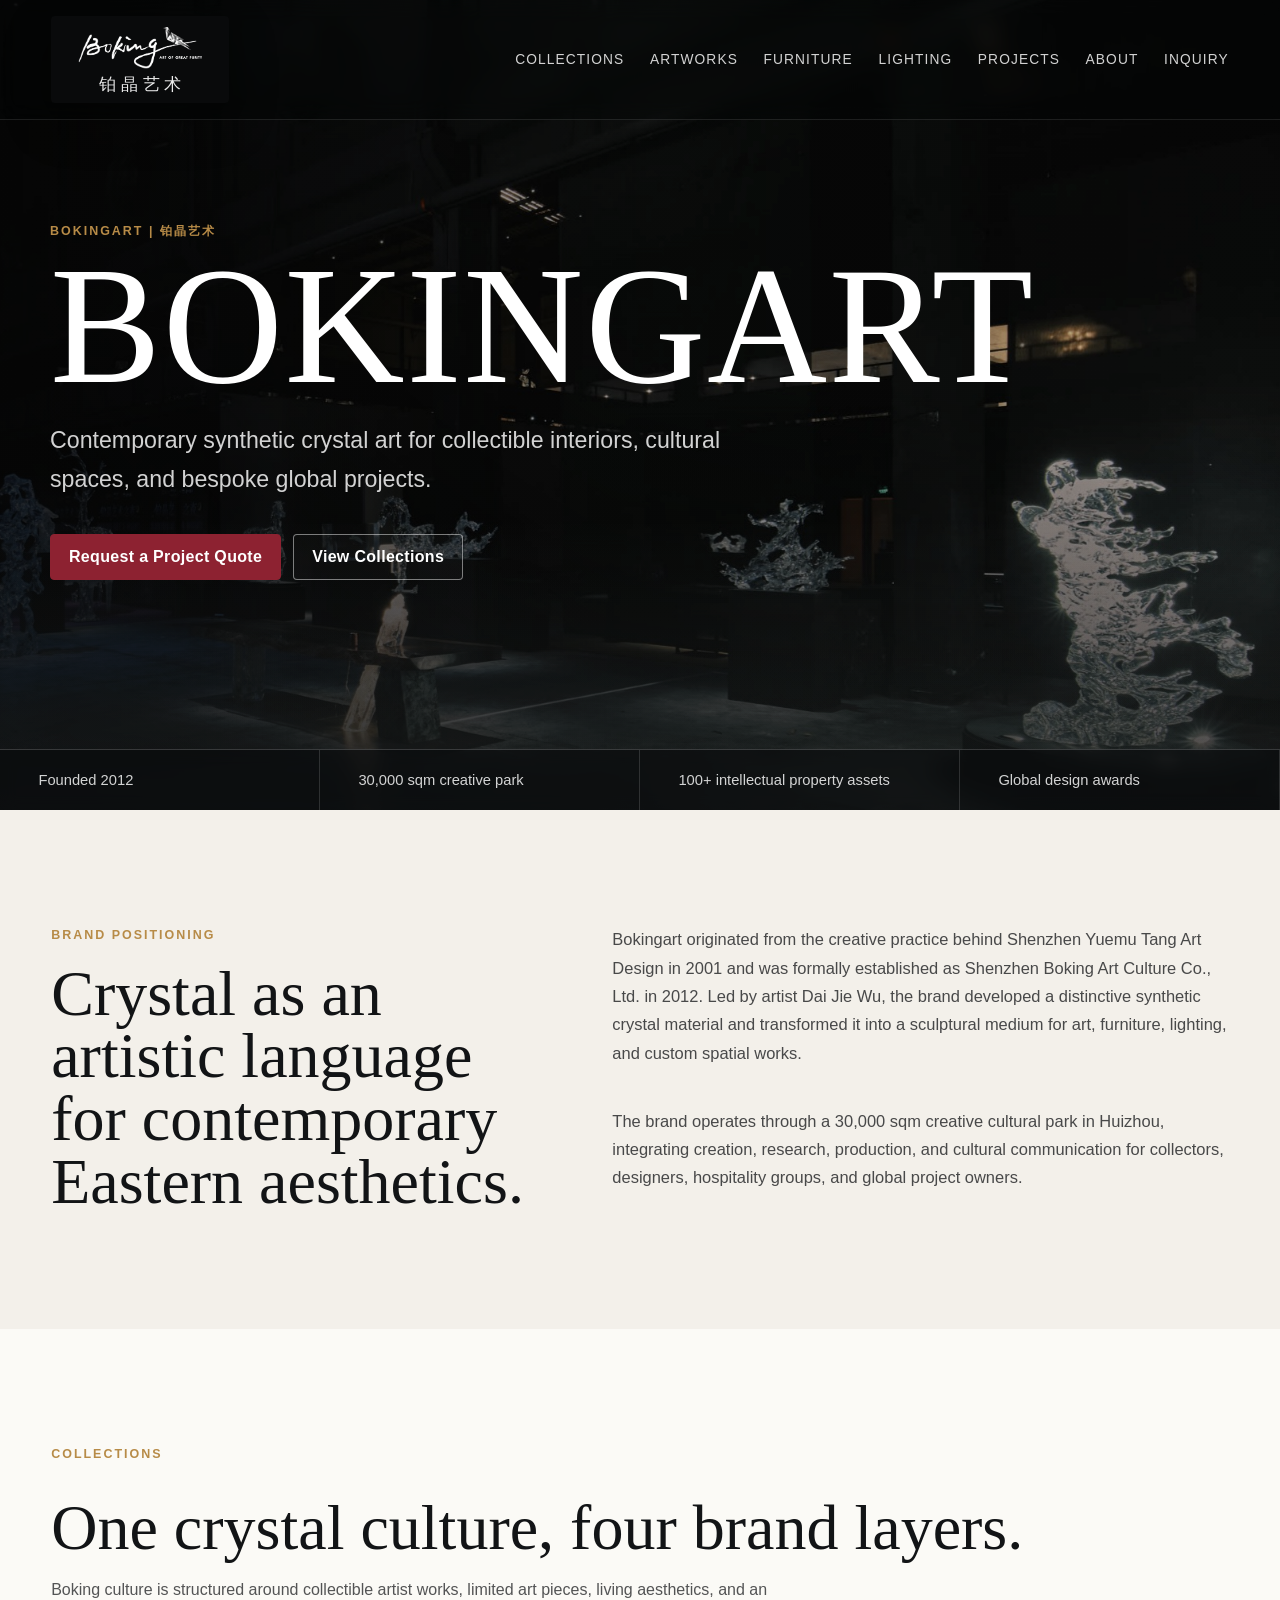
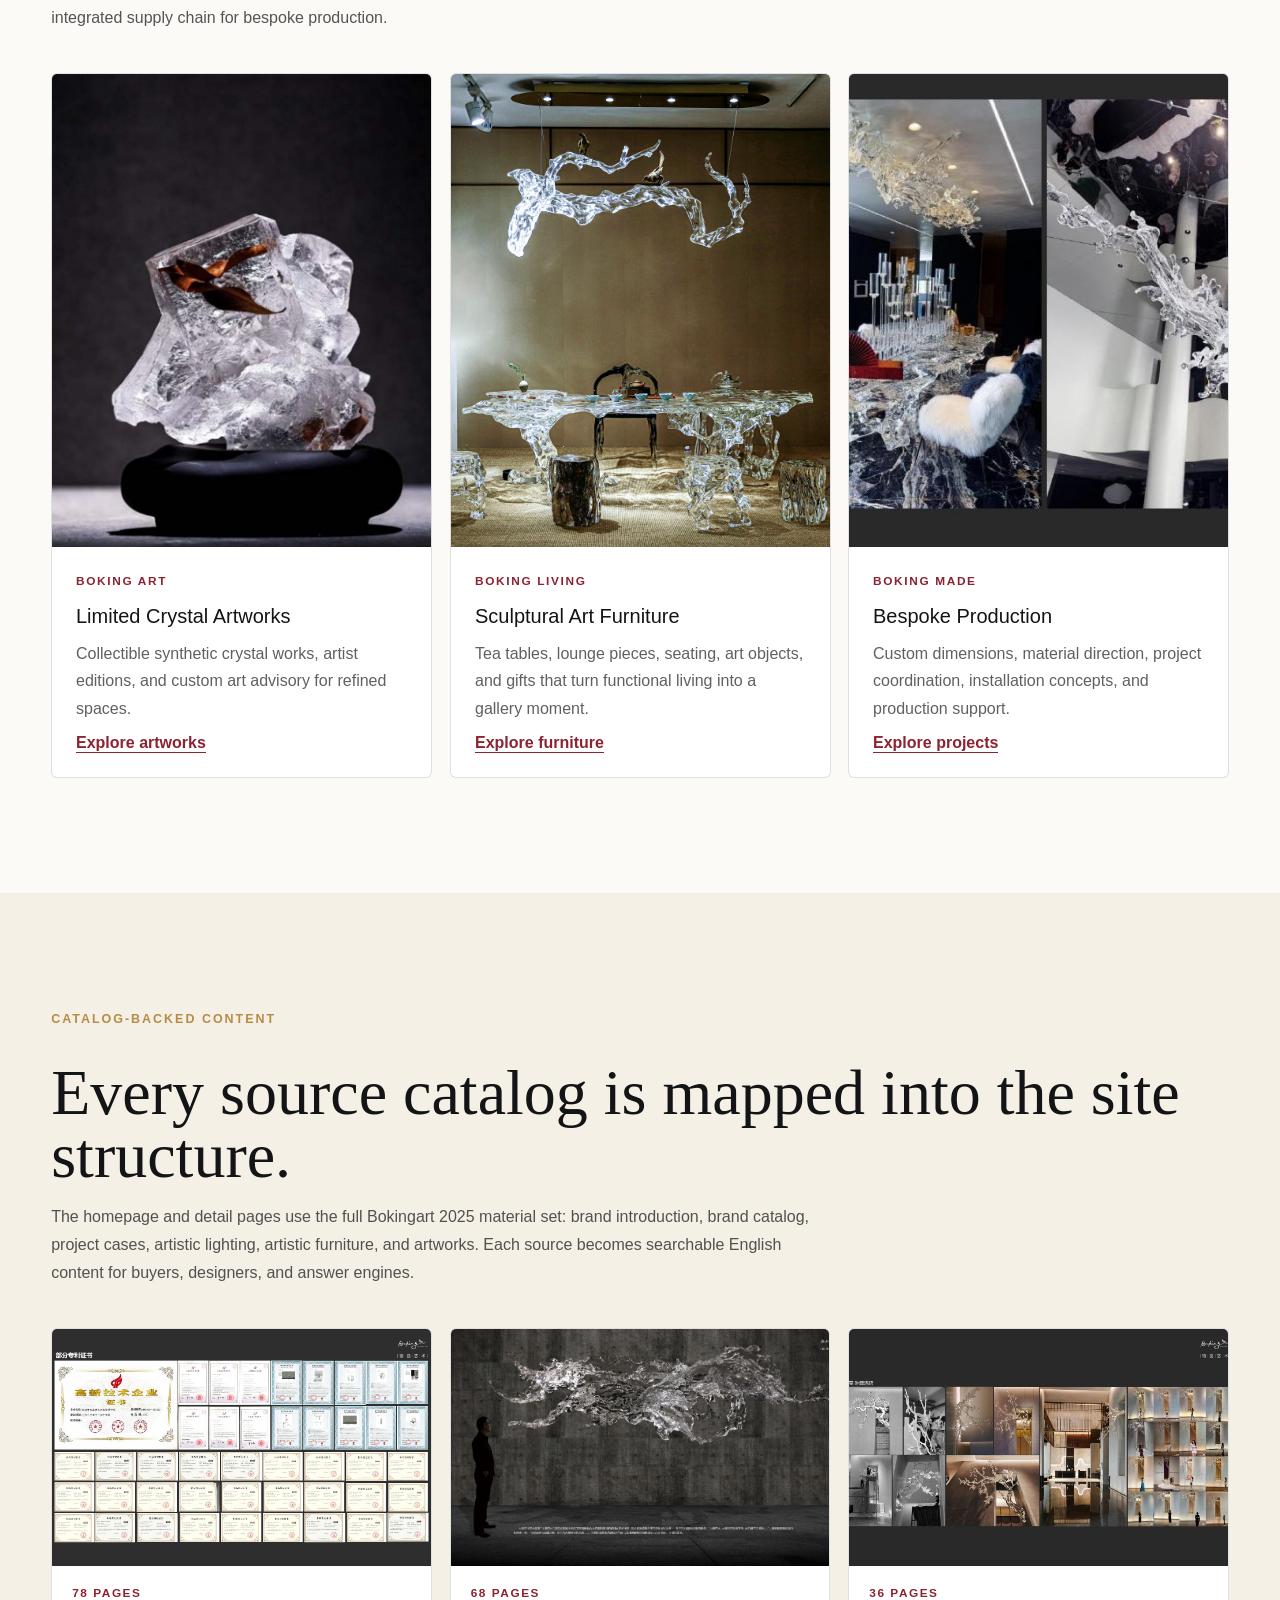
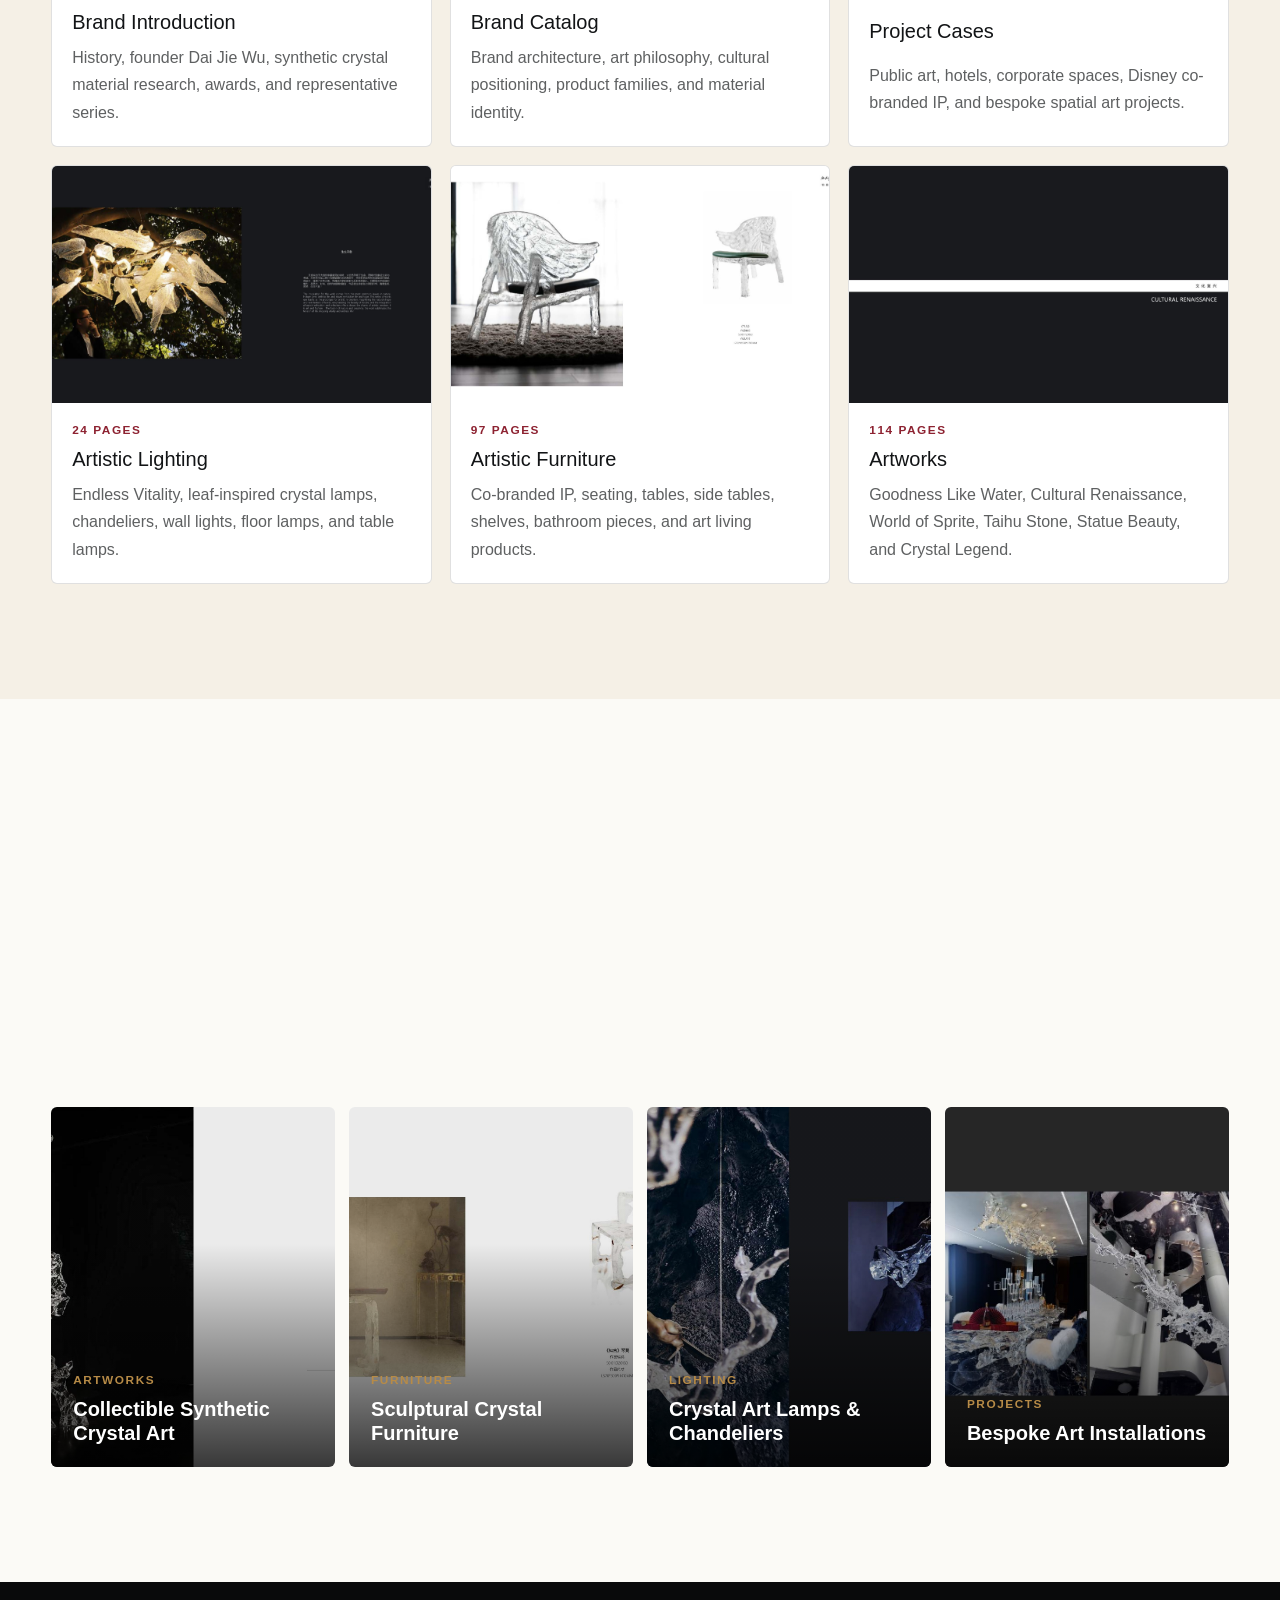
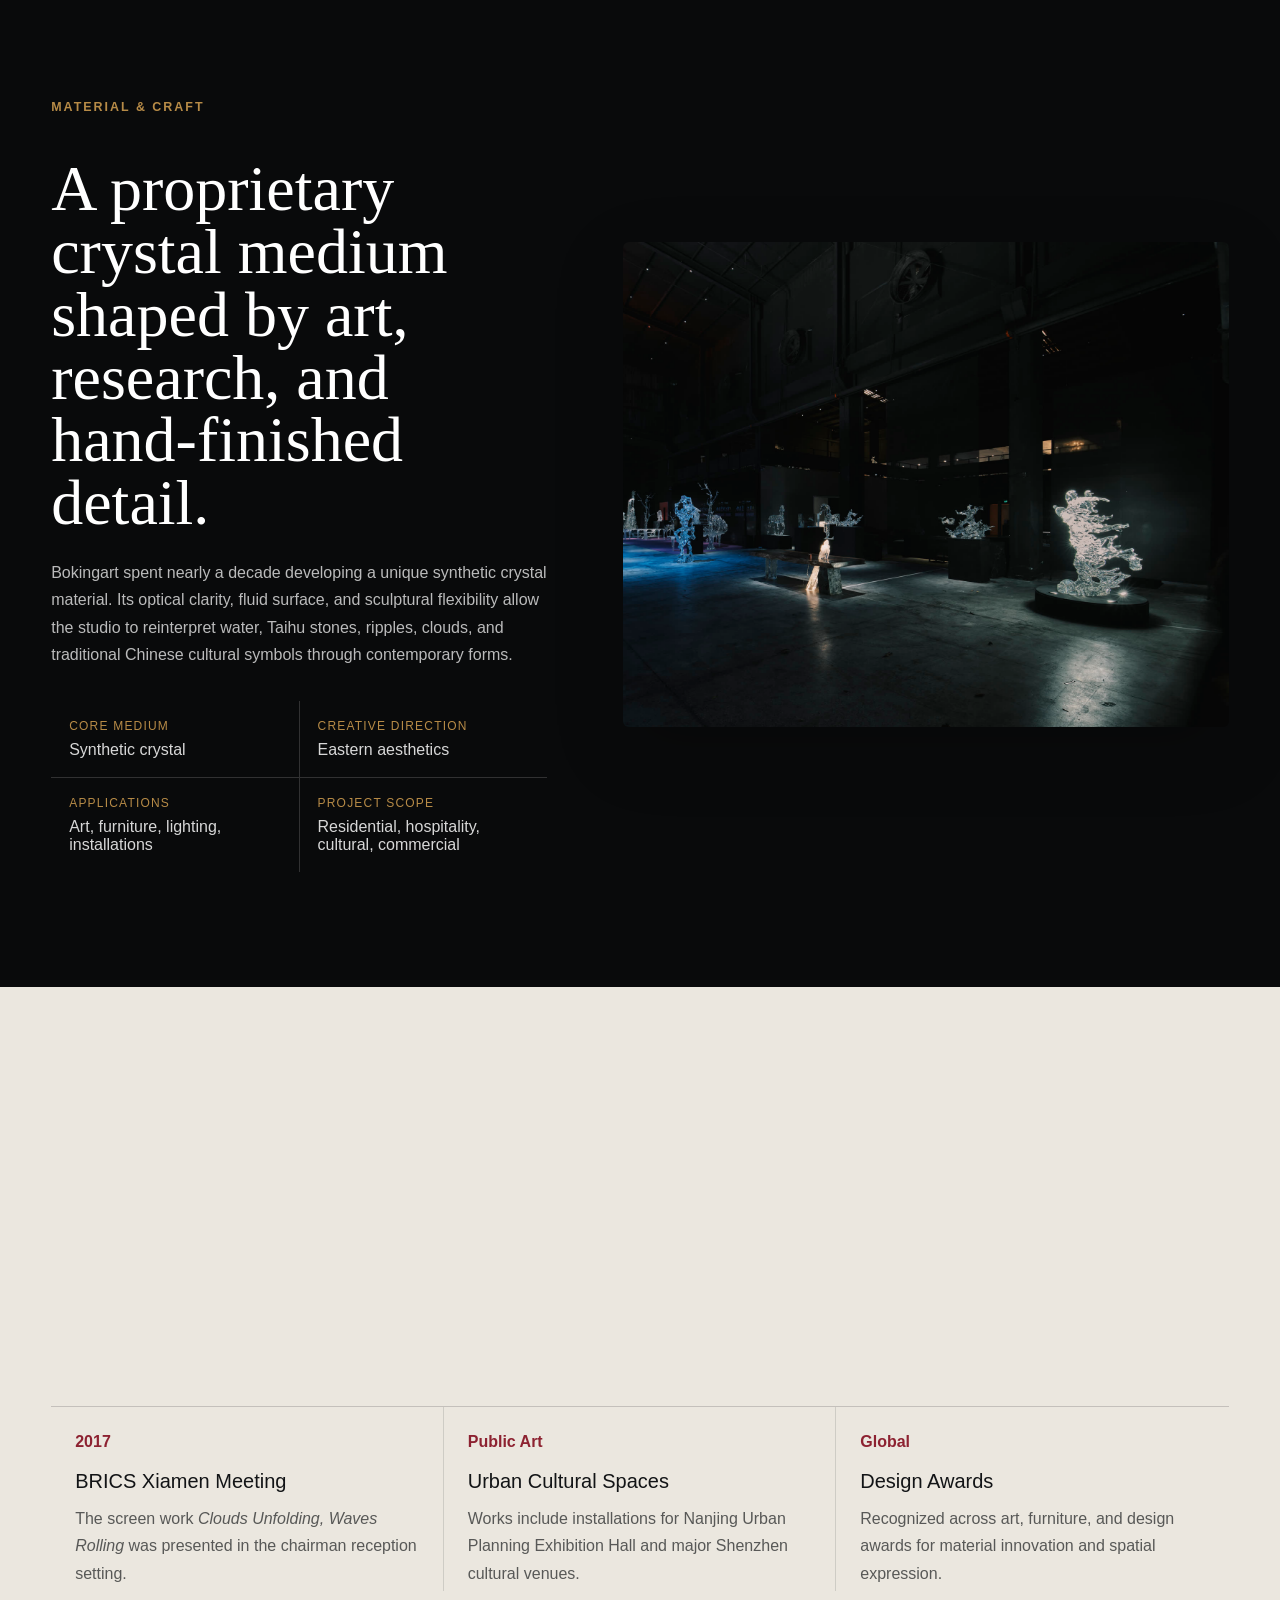
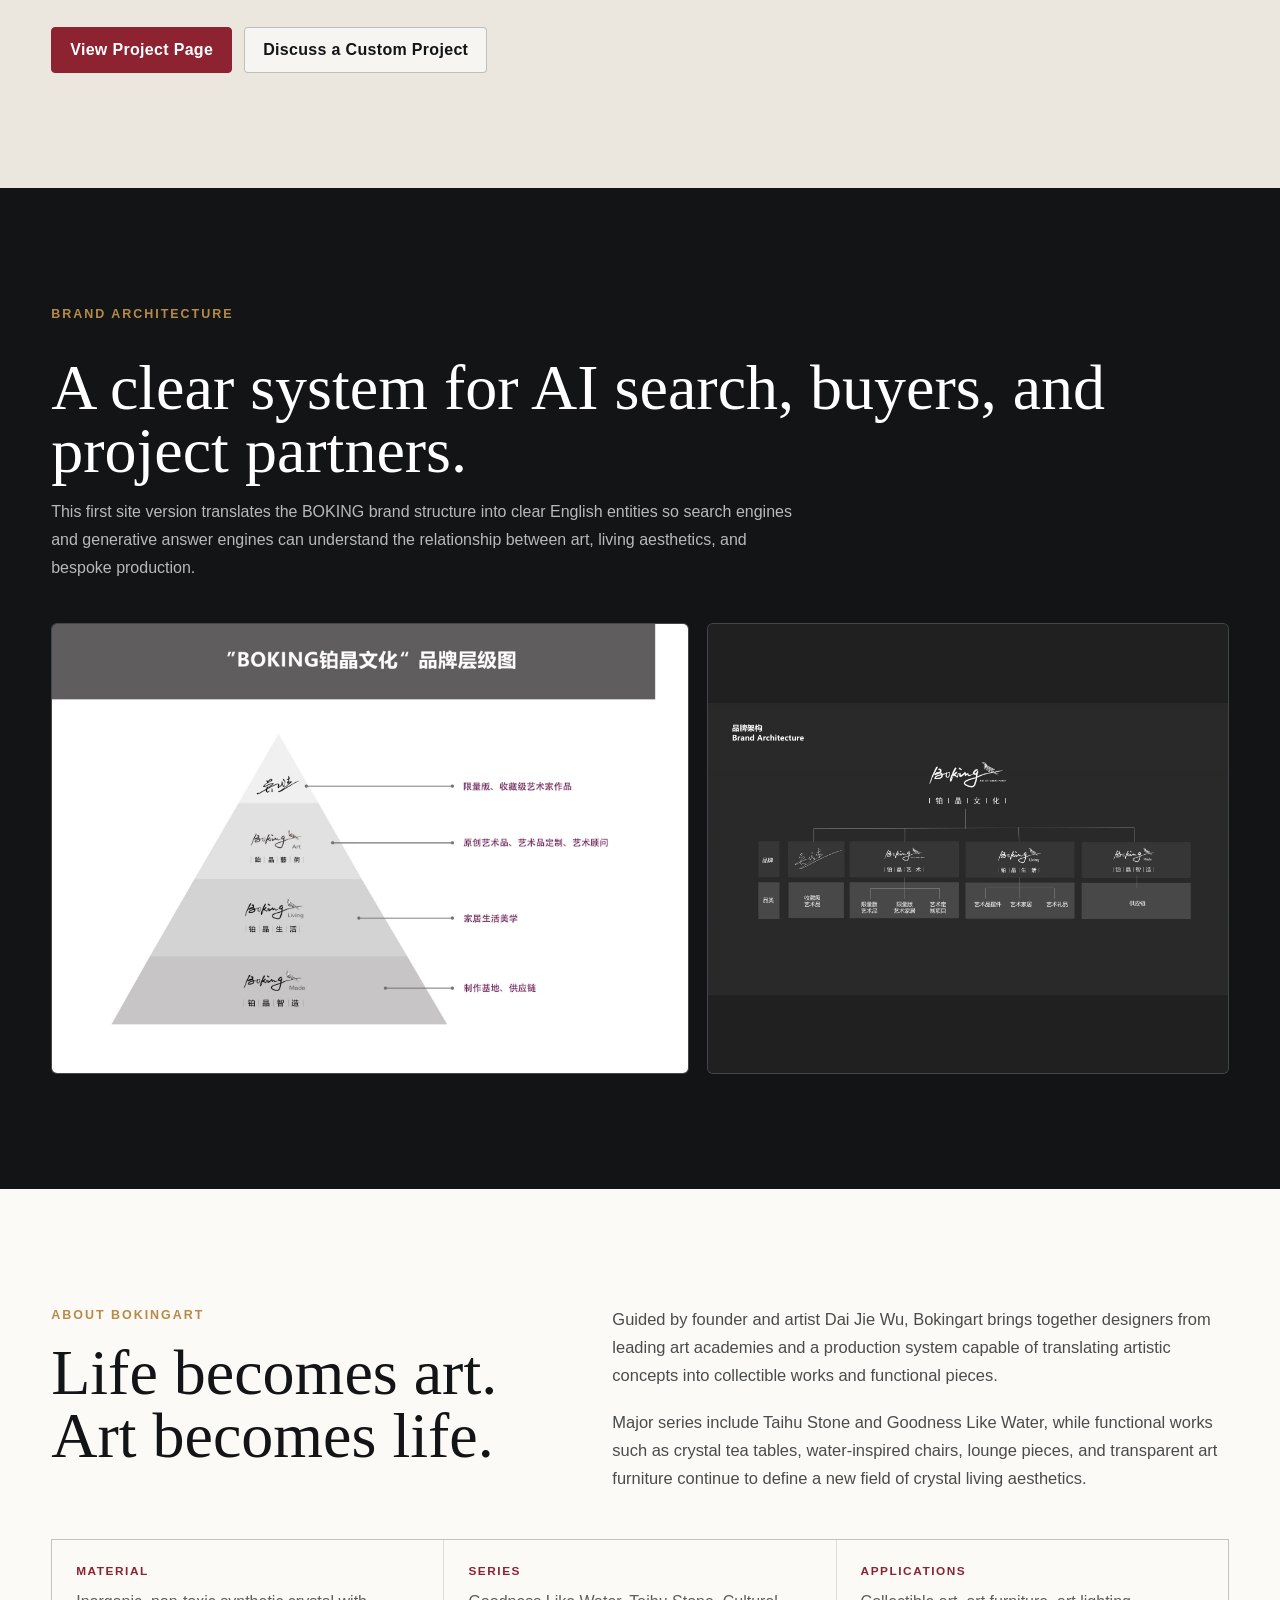
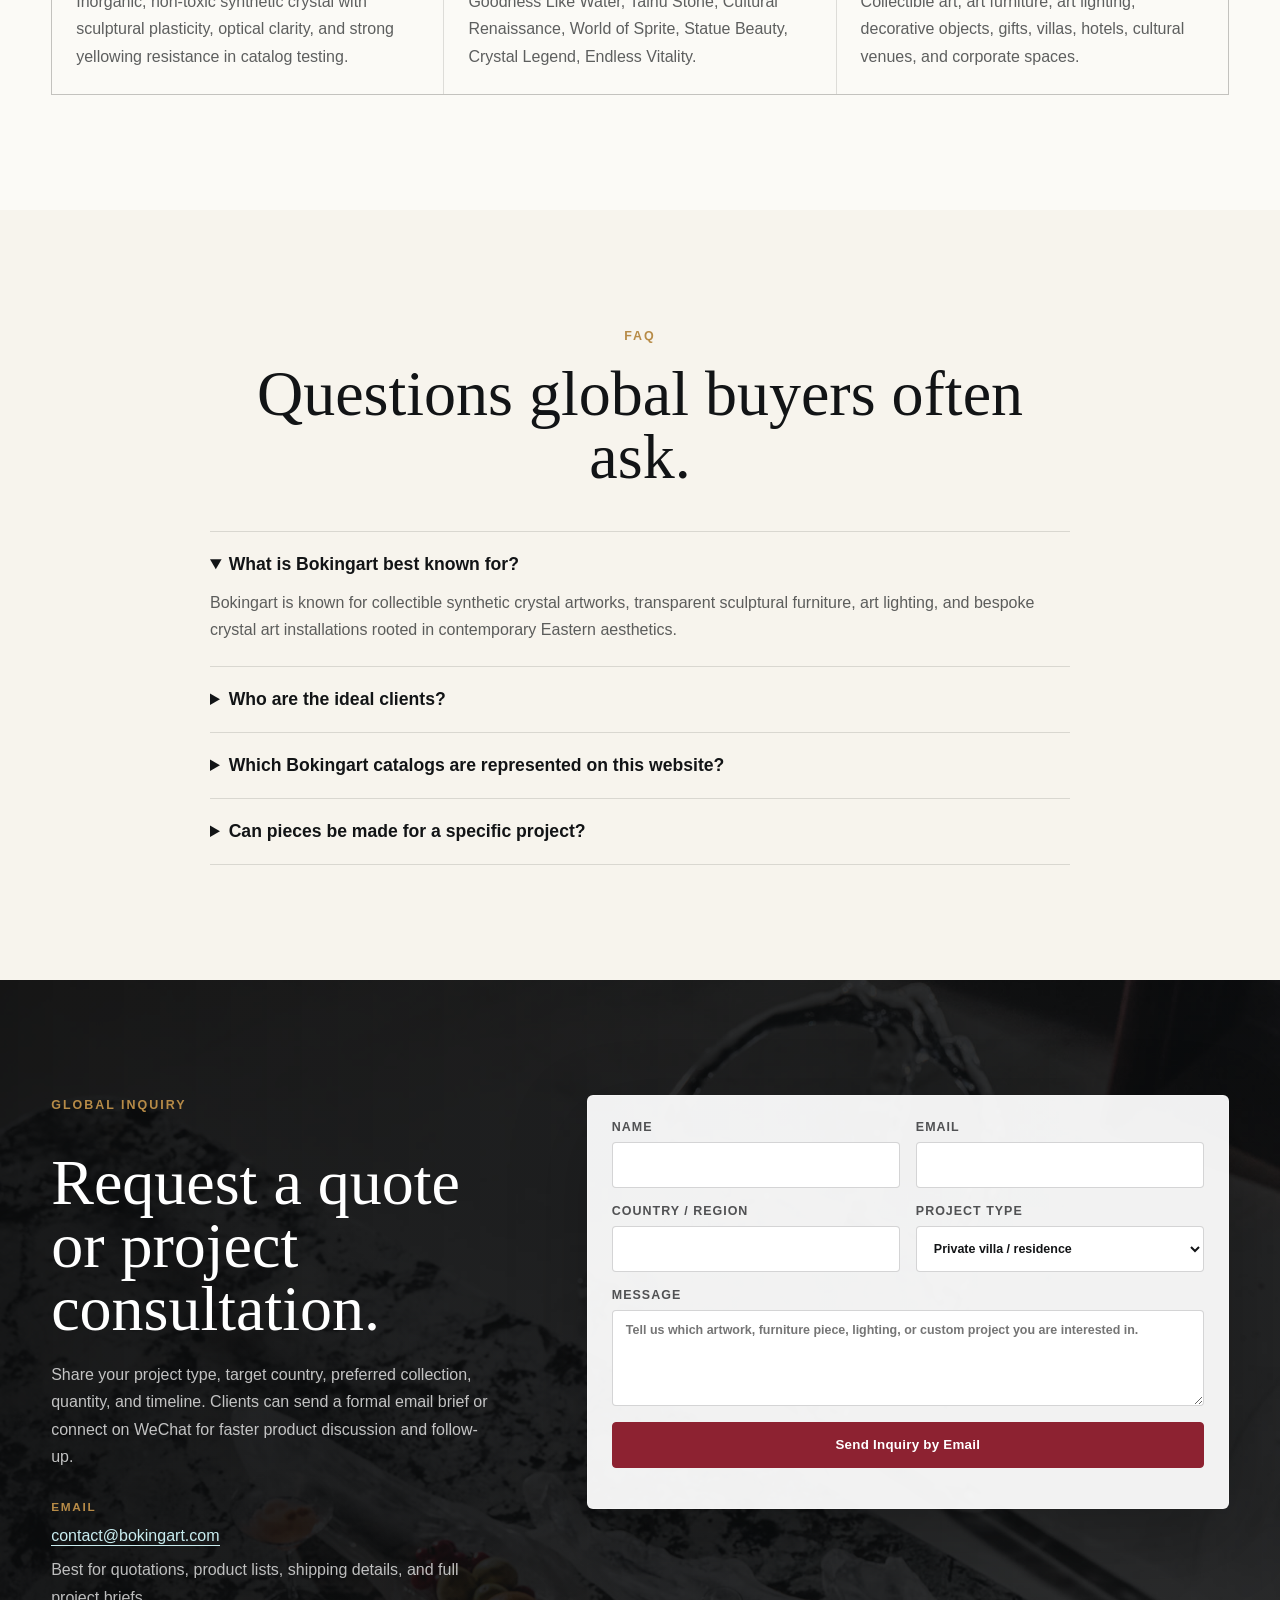
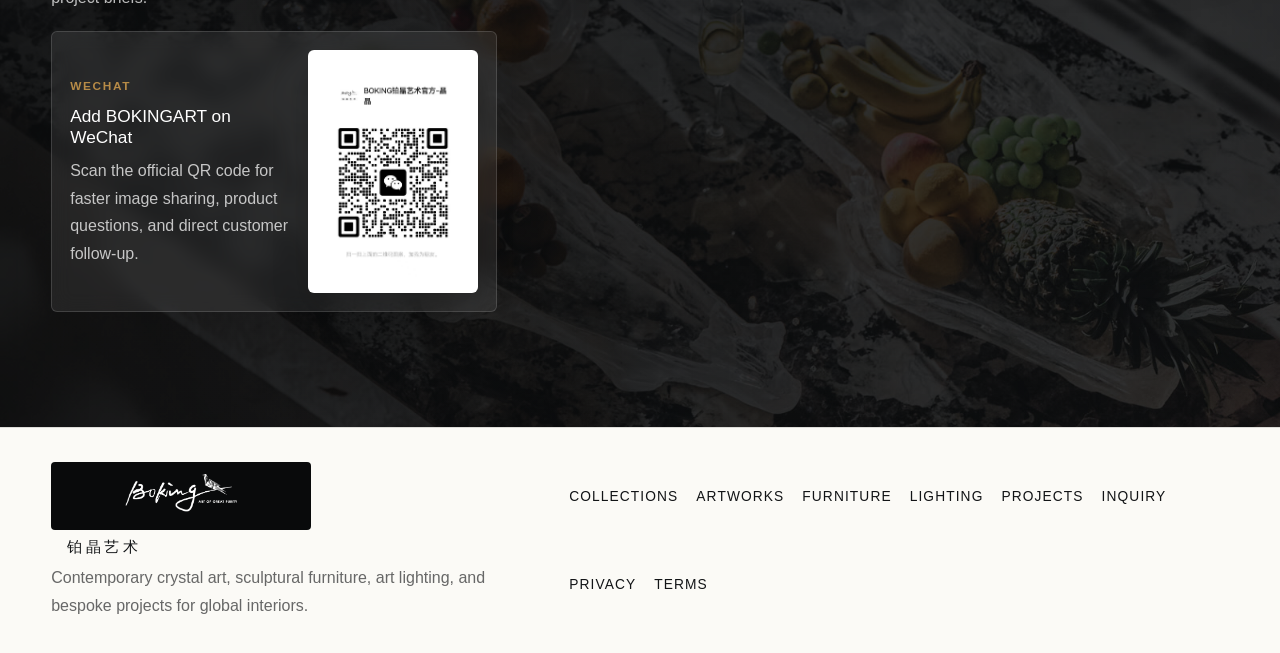
<file: index.html>
<!doctype html>
<html lang="en">
  <head>
    <meta charset="utf-8" />
    <meta name="viewport" content="width=device-width, initial-scale=1" />
    <title>Bokingart | Contemporary Crystal Art, Sculptural Furniture & Bespoke Installations</title>
    <meta
      name="description"
      content="Bokingart is a Chinese contemporary crystal art brand creating collectible synthetic crystal artworks, sculptural furniture, art lighting, and bespoke projects for global luxury interiors."
    />
    <meta name="robots" content="index,follow,max-image-preview:large" />
    <link rel="canonical" href="https://bokingart.netlify.app/" />
    <meta property="og:type" content="website" />
    <meta property="og:title" content="Bokingart | Art of Great Purity" />
    <meta
      property="og:description"
      content="Collectible crystal art, transparent sculptural furniture, art lighting, and custom projects for global villas, hotels, galleries, and designers."
    />
    <meta property="og:image" content="https://bokingart.netlify.app/assets/home-hero-focus.jpg" />
    <meta property="og:url" content="https://bokingart.netlify.app/" />
    <meta name="twitter:card" content="summary_large_image" />
    <link rel="icon" href="assets/favicon.svg" type="image/svg+xml" />
    <link rel="stylesheet" href="styles.css" />
    <script type="application/ld+json">
      {
        "@context": "https://schema.org",
        "@graph": [
          {
            "@type": "Organization",
            "@id": "https://bokingart.netlify.app/#organization",
            "name": "Bokingart",
            "alternateName": ["BOKING", "Boking Art", "铂晶艺术"],
            "url": "https://bokingart.netlify.app/",
            "logo": "https://bokingart.netlify.app/assets/logo-wordmark-white.png",
            "foundingDate": "2012",
            "description": "Bokingart is a contemporary crystal art brand specializing in collectible synthetic crystal artworks, sculptural furniture, art lighting, and bespoke cultural art projects.",
            "areaServed": "Worldwide",
            "email": "contact@bokingart.com",
            "founder": {
              "@type": "Person",
              "name": "Dai Jie Wu"
            },
            "sameAs": []
          },
          {
            "@type": "WebSite",
            "@id": "https://bokingart.netlify.app/#website",
            "url": "https://bokingart.netlify.app/",
            "name": "Bokingart",
            "publisher": {
              "@id": "https://bokingart.netlify.app/#organization"
            },
            "inLanguage": "en"
          },
          {
            "@type": "ItemList",
            "@id": "https://bokingart.netlify.app/#collections",
            "name": "Bokingart Collections",
            "itemListElement": [
              {
                "@type": "Product",
                "position": 1,
                "name": "Collectible Synthetic Crystal Artworks",
                "brand": { "@id": "https://bokingart.netlify.app/#organization" },
                "category": "Contemporary Art",
                "url": "https://bokingart.netlify.app/artworks.html"
              },
              {
                "@type": "Product",
                "position": 2,
                "name": "Sculptural Crystal Furniture",
                "brand": { "@id": "https://bokingart.netlify.app/#organization" },
                "category": "Luxury Furniture",
                "url": "https://bokingart.netlify.app/furniture.html"
              },
              {
                "@type": "Product",
                "position": 3,
                "name": "Crystal Art Lighting",
                "brand": { "@id": "https://bokingart.netlify.app/#organization" },
                "category": "Decorative Lighting",
                "url": "https://bokingart.netlify.app/lighting.html"
              }
            ]
          },
          {
            "@type": "ItemList",
            "@id": "https://bokingart.netlify.app/#catalog-sources",
            "name": "Bokingart Catalog Source Materials",
            "itemListElement": [
              { "@type": "CreativeWork", "position": 1, "name": "Bokingart 2025 Brand Introduction", "about": "Brand history, founder, material research, awards, and representative works." },
              { "@type": "CreativeWork", "position": 2, "name": "Bokingart 2025 Brand Catalog", "about": "Brand architecture, material language, core collections, and global positioning." },
              { "@type": "CreativeWork", "position": 3, "name": "Bokingart Cases 2025", "about": "Public art, hospitality, cultural spaces, co-branded IP projects, and bespoke installations." },
              { "@type": "CreativeWork", "position": 4, "name": "Boking Living Artistic Lighting 2025", "about": "Crystal art lighting, chandeliers, wall lamps, floor lamps, table lamps, and Endless Vitality series." },
              { "@type": "CreativeWork", "position": 5, "name": "Boking Living Artistic Furniture 2025", "about": "Sculptural seating, tables, side tables, shelves, bathroom pieces, art living, and co-branded IP furniture." },
              { "@type": "CreativeWork", "position": 6, "name": "Boking Living Artworks 2025", "about": "Goodness Like Water, Cultural Renaissance, World of Sprite, Taihu Stone, Statue Beauty, Crystal Legend, and Co-Branded IP artworks." }
            ]
          },
          {
            "@type": "FAQPage",
            "@id": "https://bokingart.netlify.app/#faq",
            "mainEntity": [
              {
                "@type": "Question",
                "name": "What does Bokingart create?",
                "acceptedAnswer": {
                  "@type": "Answer",
                  "text": "Bokingart creates collectible synthetic crystal artworks, sculptural crystal furniture, art lighting, decorative objects, and bespoke art projects for high-end interiors and public spaces."
                }
              },
              {
                "@type": "Question",
                "name": "Can Bokingart products be customized?",
                "acceptedAnswer": {
                  "@type": "Answer",
                  "text": "Yes. Bokingart supports bespoke projects for designers, hotels, villas, corporate headquarters, galleries, and cultural spaces, including size, form, installation scene, and artistic direction."
                }
              },
              {
                "@type": "Question",
                "name": "Does Bokingart serve international projects?",
                "acceptedAnswer": {
                  "@type": "Answer",
                  "text": "Bokingart is positioned for global clients and supports international inquiries for art collections, interior projects, art furniture, lighting, and commissioned installations."
                }
              }
            ]
          }
        ]
      }
    </script>
  </head>
  <body>
    <a class="skip-link" href="#inquiry">Skip to inquiry</a>
    <header class="site-header" data-elevated="false">
      <a class="brand-mark" href="#top" aria-label="Bokingart home">
        <img src="assets/logo-wordmark-white.png" alt="Bokingart 铂晶艺术" />
      </a>
      <button class="nav-toggle" type="button" aria-expanded="false" aria-controls="primary-navigation">
        <span class="visually-hidden">Open navigation</span>
        <span class="nav-toggle-lines" aria-hidden="true">
          <span></span>
          <span></span>
          <span></span>
        </span>
      </button>
      <nav class="main-nav" id="primary-navigation" aria-label="Primary navigation">
        <a href="#collections">Collections</a>
        <a href="artworks.html">Artworks</a>
        <a href="furniture.html">Furniture</a>
        <a href="lighting.html">Lighting</a>
        <a href="custom-projects.html">Projects</a>
        <a href="#about">About</a>
        <a href="#inquiry">Inquiry</a>
      </nav>
    </header>

    <main id="top">
      <section class="hero" aria-labelledby="hero-title">
        <picture>
          <img src="assets/home-hero-focus.jpg" alt="Luminous Bokingart crystal artworks staged in a dramatic gallery interior" />
        </picture>
        <div class="hero-shade" aria-hidden="true"></div>
        <div class="hero-content">
          <p class="eyebrow">Bokingart | 铂晶艺术</p>
          <h1 id="hero-title">BOKINGART</h1>
          <p class="hero-line">
            Contemporary synthetic crystal art for collectible interiors, cultural spaces, and bespoke global projects.
          </p>
          <div class="hero-actions">
            <a class="button primary" href="#inquiry">Request a Project Quote</a>
            <a class="button ghost" href="#collections">View Collections</a>
          </div>
        </div>
        <div class="hero-proof" aria-label="Brand highlights">
          <span>Founded 2012</span>
          <span>30,000 sqm creative park</span>
          <span>100+ intellectual property assets</span>
          <span>Global design awards</span>
        </div>
      </section>

      <section class="intro-band" aria-label="Brand summary">
        <div class="section-grid two">
          <div>
            <p class="eyebrow">Brand Positioning</p>
            <h2>Crystal as an artistic language for contemporary Eastern aesthetics.</h2>
          </div>
          <div class="copy-stack">
            <p>
              Bokingart originated from the creative practice behind Shenzhen Yuemu Tang Art Design in 2001 and was formally
              established as Shenzhen Boking Art Culture Co., Ltd. in 2012. Led by artist Dai Jie Wu, the brand developed a
              distinctive synthetic crystal material and transformed it into a sculptural medium for art, furniture, lighting,
              and custom spatial works.
            </p>
            <p>
              The brand operates through a 30,000 sqm creative cultural park in Huizhou, integrating creation, research,
              production, and cultural communication for collectors, designers, hospitality groups, and global project owners.
            </p>
          </div>
        </div>
      </section>

      <section id="collections" class="section light" aria-labelledby="collections-title">
        <div class="section-heading">
          <p class="eyebrow">Collections</p>
          <h2 id="collections-title">One crystal culture, four brand layers.</h2>
          <p>
            Boking culture is structured around collectible artist works, limited art pieces, living aesthetics, and an
            integrated supply chain for bespoke production.
          </p>
        </div>
        <div class="collection-grid">
          <article class="collection-card">
            <img src="assets/artworks-hero-focus.jpg" alt="Bokingart synthetic crystal artwork photographed against a dark gallery backdrop" />
            <div>
              <p class="card-kicker">Boking Art</p>
              <h3>Limited Crystal Artworks</h3>
              <p>Collectible synthetic crystal works, artist editions, and custom art advisory for refined spaces.</p>
              <a class="text-link" href="artworks.html">Explore artworks</a>
            </div>
          </article>
          <article class="collection-card">
            <img src="assets/crystal-table.jpg" alt="Transparent sculptural crystal tea table and stools in an interior scene" />
            <div>
              <p class="card-kicker">Boking Living</p>
              <h3>Sculptural Art Furniture</h3>
              <p>Tea tables, lounge pieces, seating, art objects, and gifts that turn functional living into a gallery moment.</p>
              <a class="text-link" href="furniture.html">Explore furniture</a>
            </div>
          </article>
          <article class="collection-card">
            <img src="assets/projects-hero-focus.jpg" alt="Bokingart crystal installation integrated into a high-end interior project" />
            <div>
              <p class="card-kicker">Boking Made</p>
              <h3>Bespoke Production</h3>
              <p>Custom dimensions, material direction, project coordination, installation concepts, and production support.</p>
              <a class="text-link" href="custom-projects.html">Explore projects</a>
            </div>
          </article>
        </div>
      </section>

      <section class="section catalog-section" aria-labelledby="catalog-title">
        <div class="section-heading">
          <p class="eyebrow">Catalog-Backed Content</p>
          <h2 id="catalog-title">Every source catalog is mapped into the site structure.</h2>
          <p>
            The homepage and detail pages use the full Bokingart 2025 material set: brand introduction, brand catalog,
            project cases, artistic lighting, artistic furniture, and artworks. Each source becomes searchable English
            content for buyers, designers, and answer engines.
          </p>
        </div>
        <div class="source-grid">
          <article class="source-card">
            <img src="assets/pdf-pages/intro-p008.jpg" alt="Bokingart 2025 brand introduction catalog page" />
            <div>
              <span>78 pages</span>
              <h3>Brand Introduction</h3>
              <p>History, founder Dai Jie Wu, synthetic crystal material research, awards, and representative series.</p>
            </div>
          </article>
          <article class="source-card">
            <img src="assets/pdf-pages/brand-p008.jpg" alt="Bokingart 2025 brand catalog page" />
            <div>
              <span>68 pages</span>
              <h3>Brand Catalog</h3>
              <p>Brand architecture, art philosophy, cultural positioning, product families, and material identity.</p>
            </div>
          </article>
          <article class="source-card">
            <img src="assets/pdf-pages/cases-p018.jpg" alt="Bokingart project case catalog page" />
            <div>
              <span>36 pages</span>
              <h3>Project Cases</h3>
              <p>Public art, hotels, corporate spaces, Disney co-branded IP, and bespoke spatial art projects.</p>
            </div>
          </article>
          <article class="source-card">
            <img src="assets/pdf-pages/lighting-p006.jpg" alt="Boking Living artistic lighting catalog page" />
            <div>
              <span>24 pages</span>
              <h3>Artistic Lighting</h3>
              <p>Endless Vitality, leaf-inspired crystal lamps, chandeliers, wall lights, floor lamps, and table lamps.</p>
            </div>
          </article>
          <article class="source-card">
            <img src="assets/pdf-pages/furniture-p020.jpg" alt="Boking Living artistic furniture catalog page" />
            <div>
              <span>97 pages</span>
              <h3>Artistic Furniture</h3>
              <p>Co-branded IP, seating, tables, side tables, shelves, bathroom pieces, and art living products.</p>
            </div>
          </article>
          <article class="source-card">
            <img src="assets/pdf-pages/artworks-p018.jpg" alt="Boking Living artworks catalog page" />
            <div>
              <span>114 pages</span>
              <h3>Artworks</h3>
              <p>Goodness Like Water, Cultural Renaissance, World of Sprite, Taihu Stone, Statue Beauty, and Crystal Legend.</p>
            </div>
          </article>
        </div>
      </section>

      <section class="section product-universe" aria-labelledby="universe-title">
        <div class="section-heading">
          <p class="eyebrow">Product Universe</p>
          <h2 id="universe-title">Clear paths for collectors, villas, hotels, and design studios.</h2>
          <p>
            The new detail pages turn the catalog materials into product-led pages with search-friendly titles, buyer
            language, source-backed series lists, and fast inquiry entry points.
          </p>
        </div>
        <div class="universe-grid">
          <a class="universe-tile" href="artworks.html">
            <img src="assets/pdf-pages/artworks-p058.jpg" alt="Bokingart crystal artwork from artwork catalog" />
            <span>Artworks</span>
            <strong>Collectible Synthetic Crystal Art</strong>
          </a>
          <a class="universe-tile" href="furniture.html">
            <img src="assets/pdf-pages/furniture-p042.jpg" alt="Bokingart sculptural crystal table from furniture catalog" />
            <span>Furniture</span>
            <strong>Sculptural Crystal Furniture</strong>
          </a>
          <a class="universe-tile" href="lighting.html">
            <img src="assets/pdf-pages/lighting-p018.jpg" alt="Bokingart crystal art lighting from lighting catalog" />
            <span>Lighting</span>
            <strong>Crystal Art Lamps & Chandeliers</strong>
          </a>
          <a class="universe-tile" href="custom-projects.html">
            <img src="assets/pdf-pages/cases-p024.jpg" alt="Bokingart bespoke project case from project catalog" />
            <span>Projects</span>
            <strong>Bespoke Art Installations</strong>
          </a>
        </div>
      </section>

      <section id="craft" class="section dark" aria-labelledby="craft-title">
        <div class="feature-layout">
          <div class="feature-copy">
            <p class="eyebrow">Material & Craft</p>
            <h2 id="craft-title">A proprietary crystal medium shaped by art, research, and hand-finished detail.</h2>
            <p>
              Bokingart spent nearly a decade developing a unique synthetic crystal material. Its optical clarity, fluid
              surface, and sculptural flexibility allow the studio to reinterpret water, Taihu stones, ripples, clouds, and
              traditional Chinese cultural symbols through contemporary forms.
            </p>
            <dl class="facts">
              <div>
                <dt>Core medium</dt>
                <dd>Synthetic crystal</dd>
              </div>
              <div>
                <dt>Creative direction</dt>
                <dd>Eastern aesthetics</dd>
              </div>
              <div>
                <dt>Applications</dt>
                <dd>Art, furniture, lighting, installations</dd>
              </div>
              <div>
                <dt>Project scope</dt>
                <dd>Residential, hospitality, cultural, commercial</dd>
              </div>
            </dl>
          </div>
          <figure class="feature-media">
            <img src="assets/project-space.jpg" alt="Bokingart crystal art installations displayed in a large exhibition space" />
          </figure>
        </div>
      </section>

      <section id="projects" class="section editorial" aria-labelledby="projects-title">
        <div class="section-heading narrow">
          <p class="eyebrow">Projects & Recognition</p>
          <h2 id="projects-title">From cultural venues to private collections.</h2>
          <p>
            Bokingart works have appeared in important public settings, luxury hotels, corporate headquarters, and private
            collections. The brand has also received international recognition including MUSE Design Awards, French Design
            Awards, London Design Awards, SIT Furniture Design Award, and IDA honors.
          </p>
        </div>
        <div class="timeline">
          <article>
            <span>2017</span>
            <h3>BRICS Xiamen Meeting</h3>
            <p>The screen work <em>Clouds Unfolding, Waves Rolling</em> was presented in the chairman reception setting.</p>
          </article>
          <article>
            <span>Public Art</span>
            <h3>Urban Cultural Spaces</h3>
            <p>Works include installations for Nanjing Urban Planning Exhibition Hall and major Shenzhen cultural venues.</p>
          </article>
          <article>
            <span>Global</span>
            <h3>Design Awards</h3>
            <p>Recognized across art, furniture, and design awards for material innovation and spatial expression.</p>
          </article>
        </div>
        <div class="section-cta">
          <a class="button primary" href="custom-projects.html">View Project Page</a>
          <a class="button outline" href="#inquiry">Discuss a Custom Project</a>
        </div>
      </section>

      <section class="brand-architecture" aria-labelledby="architecture-title">
        <div class="section-heading">
          <p class="eyebrow">Brand Architecture</p>
          <h2 id="architecture-title">A clear system for AI search, buyers, and project partners.</h2>
          <p>
            This first site version translates the BOKING brand structure into clear English entities so search engines and
            generative answer engines can understand the relationship between art, living aesthetics, and bespoke production.
          </p>
        </div>
        <div class="architecture-grid">
          <figure>
            <img src="assets/brand-architecture.jpg" alt="Boking brand architecture diagram" />
          </figure>
          <figure>
            <img src="assets/brand-pyramid.jpg" alt="Boking brand hierarchy pyramid" />
          </figure>
        </div>
      </section>

      <section id="about" class="section about" aria-labelledby="about-title">
        <div class="section-grid two">
          <div>
            <p class="eyebrow">About Bokingart</p>
            <h2 id="about-title">Life becomes art. Art becomes life.</h2>
          </div>
          <div class="copy-stack">
            <p>
              Guided by founder and artist Dai Jie Wu, Bokingart brings together designers from leading art academies and a
              production system capable of translating artistic concepts into collectible works and functional pieces.
            </p>
            <p>
              Major series include Taihu Stone and Goodness Like Water, while functional works such as crystal tea tables,
              water-inspired chairs, lounge pieces, and transparent art furniture continue to define a new field of crystal
              living aesthetics.
            </p>
          </div>
        </div>
        <div class="about-proof">
          <article>
            <span>Material</span>
            <p>Inorganic, non-toxic synthetic crystal with sculptural plasticity, optical clarity, and strong yellowing resistance in catalog testing.</p>
          </article>
          <article>
            <span>Series</span>
            <p>Goodness Like Water, Taihu Stone, Cultural Renaissance, World of Sprite, Statue Beauty, Crystal Legend, Endless Vitality.</p>
          </article>
          <article>
            <span>Applications</span>
            <p>Collectible art, art furniture, art lighting, decorative objects, gifts, villas, hotels, cultural venues, and corporate spaces.</p>
          </article>
        </div>
      </section>

      <section class="section faq" aria-labelledby="faq-title">
        <div class="section-heading narrow">
          <p class="eyebrow">FAQ</p>
          <h2 id="faq-title">Questions global buyers often ask.</h2>
        </div>
        <div class="faq-list">
          <details open>
            <summary>What is Bokingart best known for?</summary>
            <p>
              Bokingart is known for collectible synthetic crystal artworks, transparent sculptural furniture, art lighting,
              and bespoke crystal art installations rooted in contemporary Eastern aesthetics.
            </p>
          </details>
          <details>
            <summary>Who are the ideal clients?</summary>
            <p>
              Interior designers, architects, luxury villa owners, hospitality groups, galleries, cultural venues, collectors,
              and global project buyers seeking a distinctive art-led material language.
            </p>
          </details>
          <details>
            <summary>Which Bokingart catalogs are represented on this website?</summary>
            <p>
              The site structure uses all six supplied Bokingart PDFs: the 2025 brand introduction, 2025 brand catalog,
              2025 case catalog, artistic lighting catalog, artistic furniture catalog, and artwork catalog.
            </p>
          </details>
          <details>
            <summary>Can pieces be made for a specific project?</summary>
            <p>
              Yes. The studio can support commissioned pieces, installation direction, dimensions, lighting scenarios, material
              expression, packaging, and project coordination.
            </p>
          </details>
        </div>
      </section>

      <section id="inquiry" class="inquiry-section" aria-labelledby="inquiry-title">
        <div class="inquiry-copy">
          <p class="eyebrow">Global Inquiry</p>
          <h2 id="inquiry-title">Request a quote or project consultation.</h2>
          <p>
            Share your project type, target country, preferred collection, quantity, and timeline. Clients can send a formal
            email brief or connect on WeChat for faster product discussion and follow-up.
          </p>
          <div class="contact-channel">
            <p class="contact-channel-label">Email</p>
            <a class="email-link" href="mailto:contact@bokingart.com">contact@bokingart.com</a>
            <p>Best for quotations, product lists, shipping details, and full project briefs.</p>
          </div>
          <div class="wechat-card">
            <div class="wechat-copy">
              <p class="contact-channel-label">WeChat</p>
              <h3>Add BOKINGART on WeChat</h3>
              <p>Scan the official QR code for faster image sharing, product questions, and direct customer follow-up.</p>
            </div>
            <img src="assets/wechat-qr.jpg" alt="Official Bokingart WeChat QR code for customer inquiries" />
          </div>
        </div>
        <form class="inquiry-form" id="inquiry-form">
          <label>
            Name
            <input name="name" autocomplete="name" required />
          </label>
          <label>
            Email
            <input name="email" type="email" autocomplete="email" required />
          </label>
          <label>
            Country / Region
            <input name="country" autocomplete="country-name" />
          </label>
          <label>
            Project Type
            <select name="projectType">
              <option>Private villa / residence</option>
              <option>Interior design project</option>
              <option>Hotel / hospitality</option>
              <option>Gallery / collection</option>
              <option>Dealer / procurement</option>
              <option>Other</option>
            </select>
          </label>
          <label class="full">
            Message
            <textarea name="message" rows="5" placeholder="Tell us which artwork, furniture piece, lighting, or custom project you are interested in."></textarea>
          </label>
          <button class="button primary full" type="submit">Send Inquiry by Email</button>
          <p class="form-note" id="form-note" role="status"></p>
        </form>
      </section>
    </main>

    <footer class="site-footer">
      <div>
        <img class="footer-logo" src="assets/logo-wordmark-white.png" alt="Bokingart 铂晶艺术" />
        <p>Contemporary crystal art, sculptural furniture, art lighting, and bespoke projects for global interiors.</p>
      </div>
      <div class="footer-links">
        <a href="#collections">Collections</a>
        <a href="artworks.html">Artworks</a>
        <a href="furniture.html">Furniture</a>
        <a href="lighting.html">Lighting</a>
        <a href="custom-projects.html">Projects</a>
        <a href="#inquiry">Inquiry</a>
        <a href="privacy.html">Privacy</a>
        <a href="terms.html">Terms</a>
      </div>
    </footer>

    <script src="script.js"></script>
  </body>
</html>
</file>
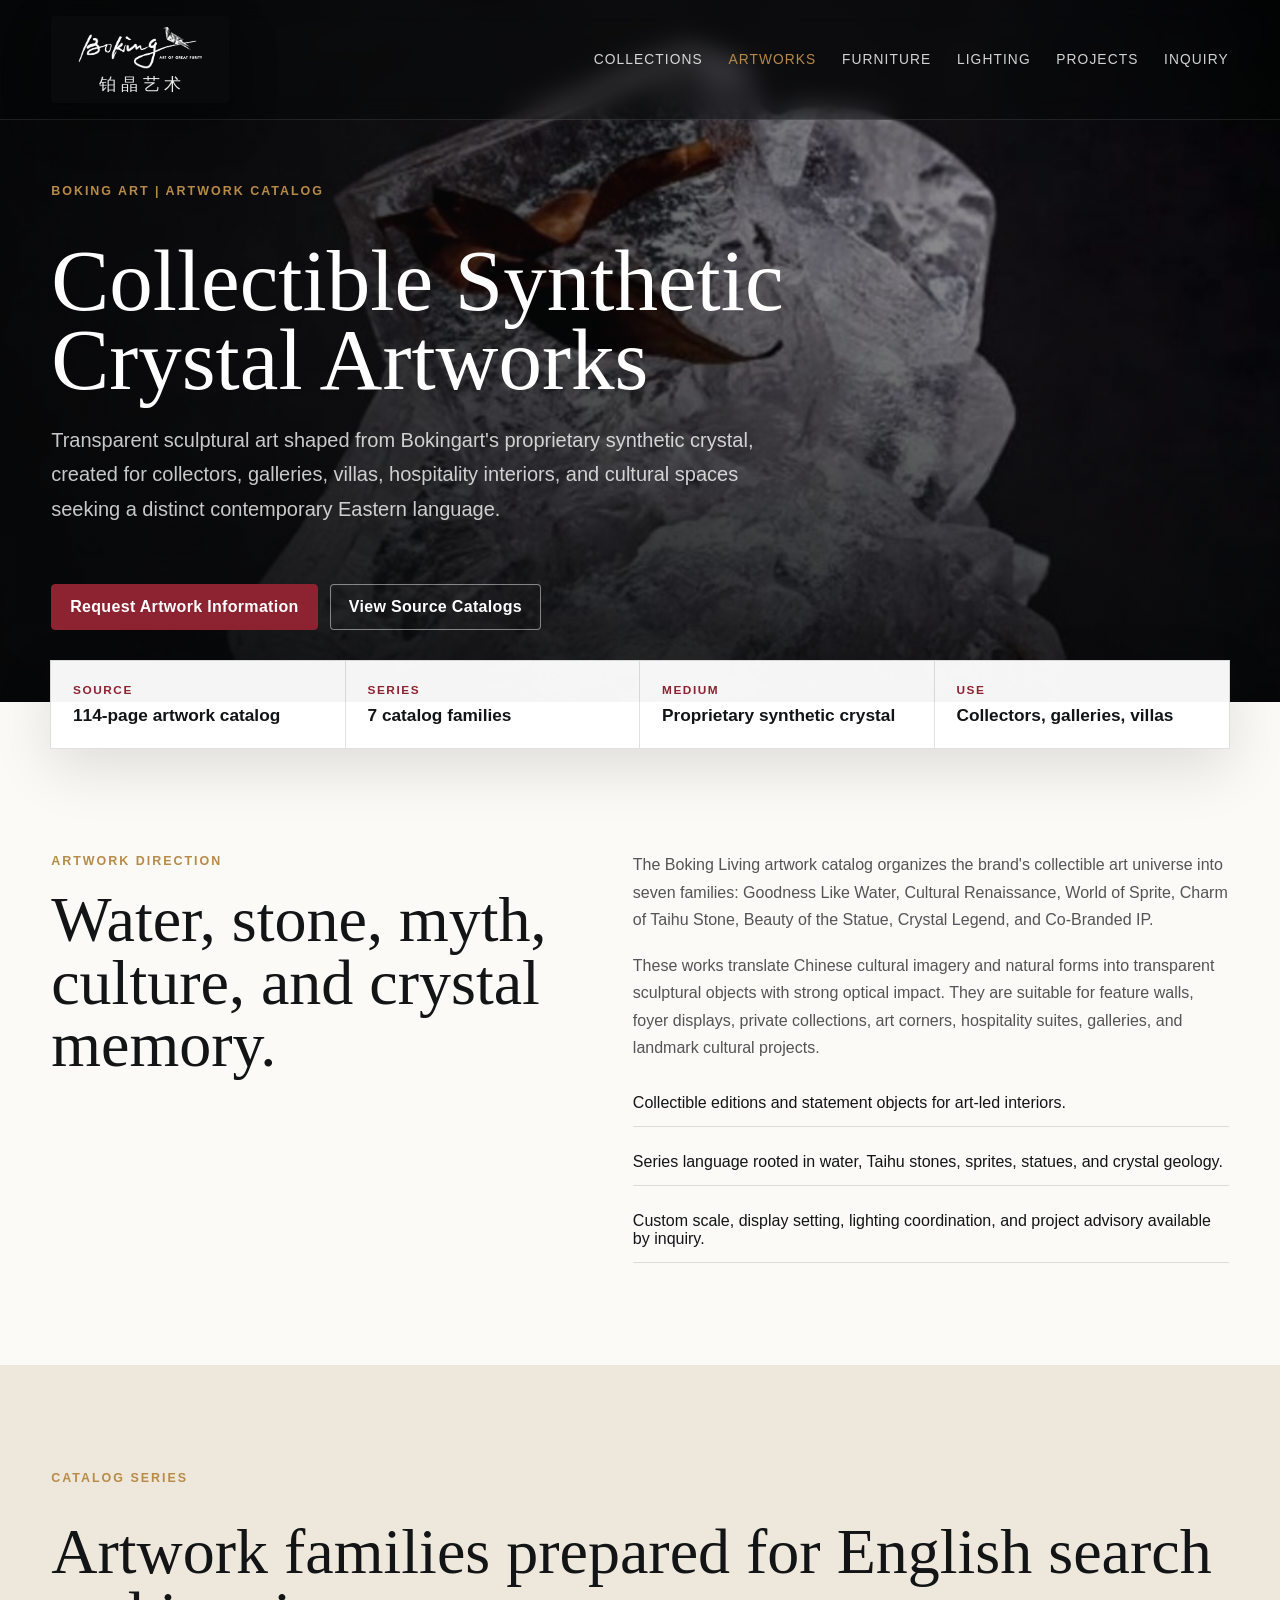
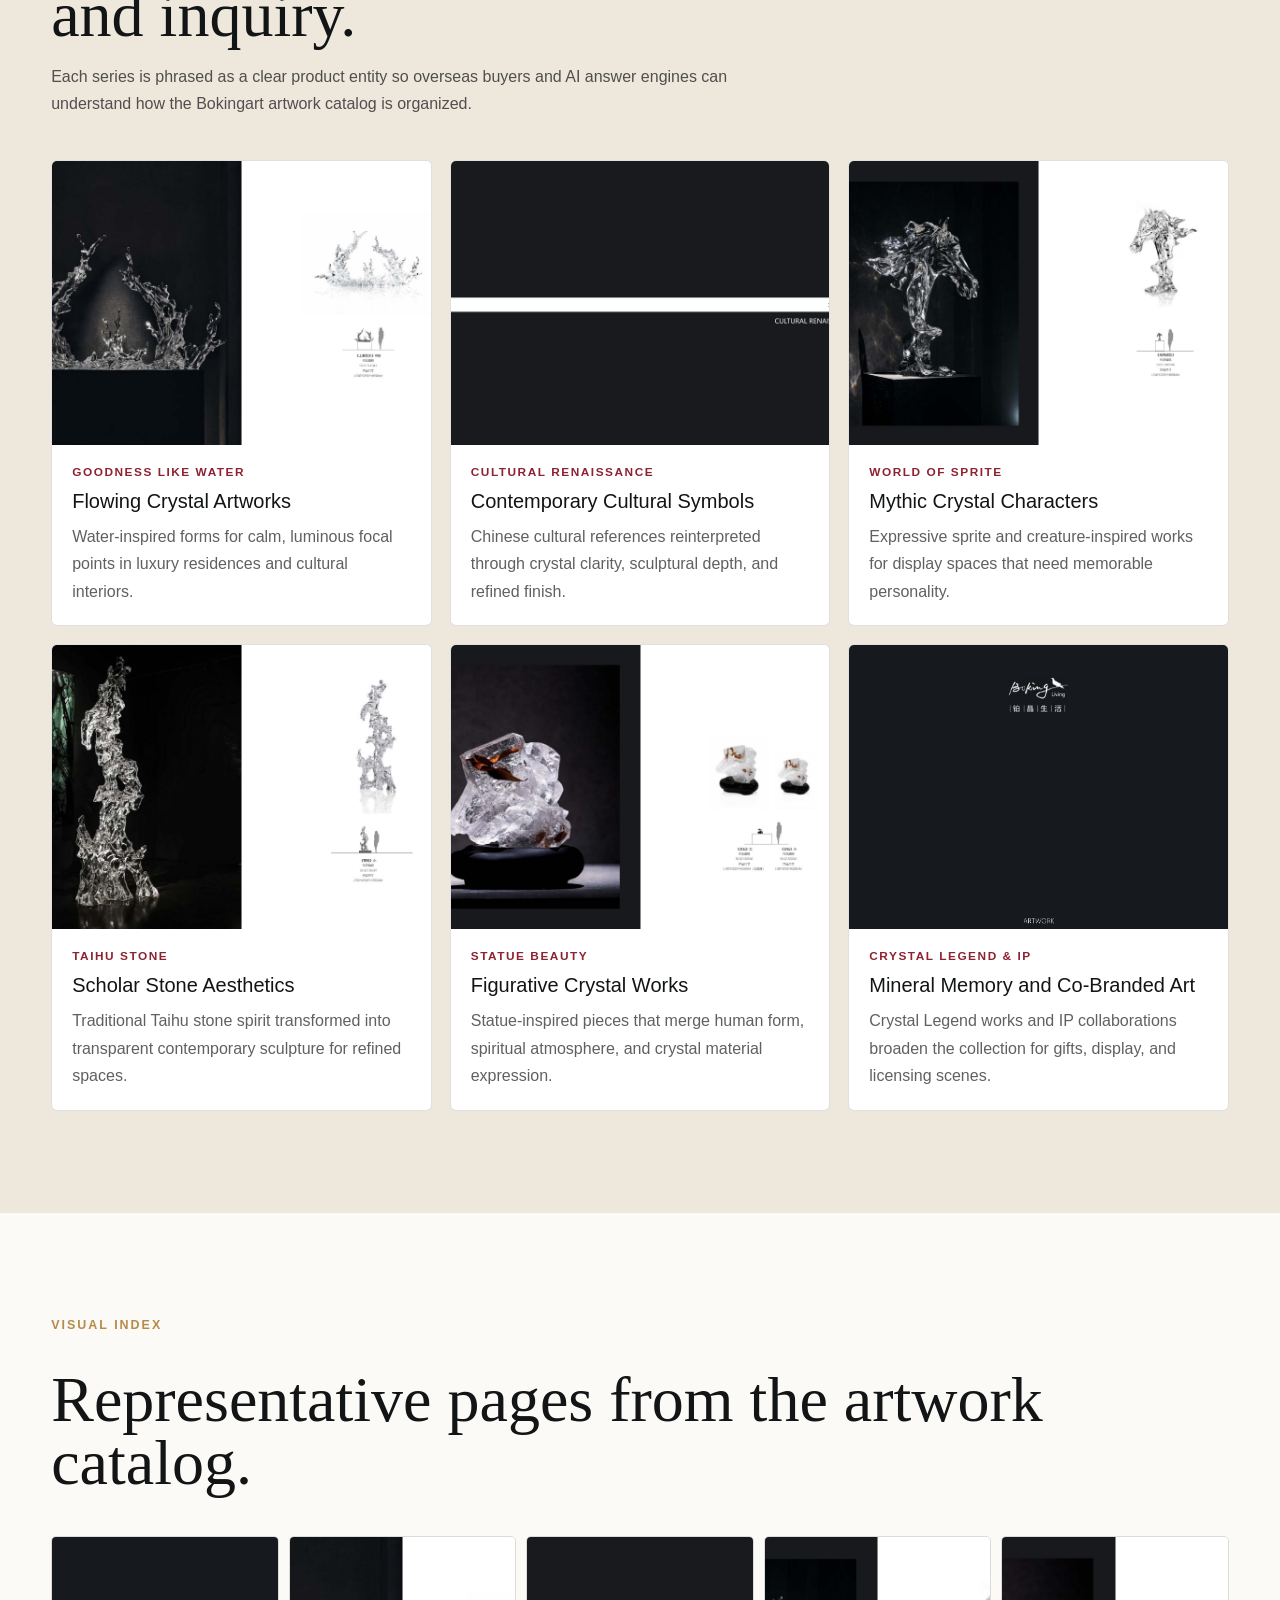
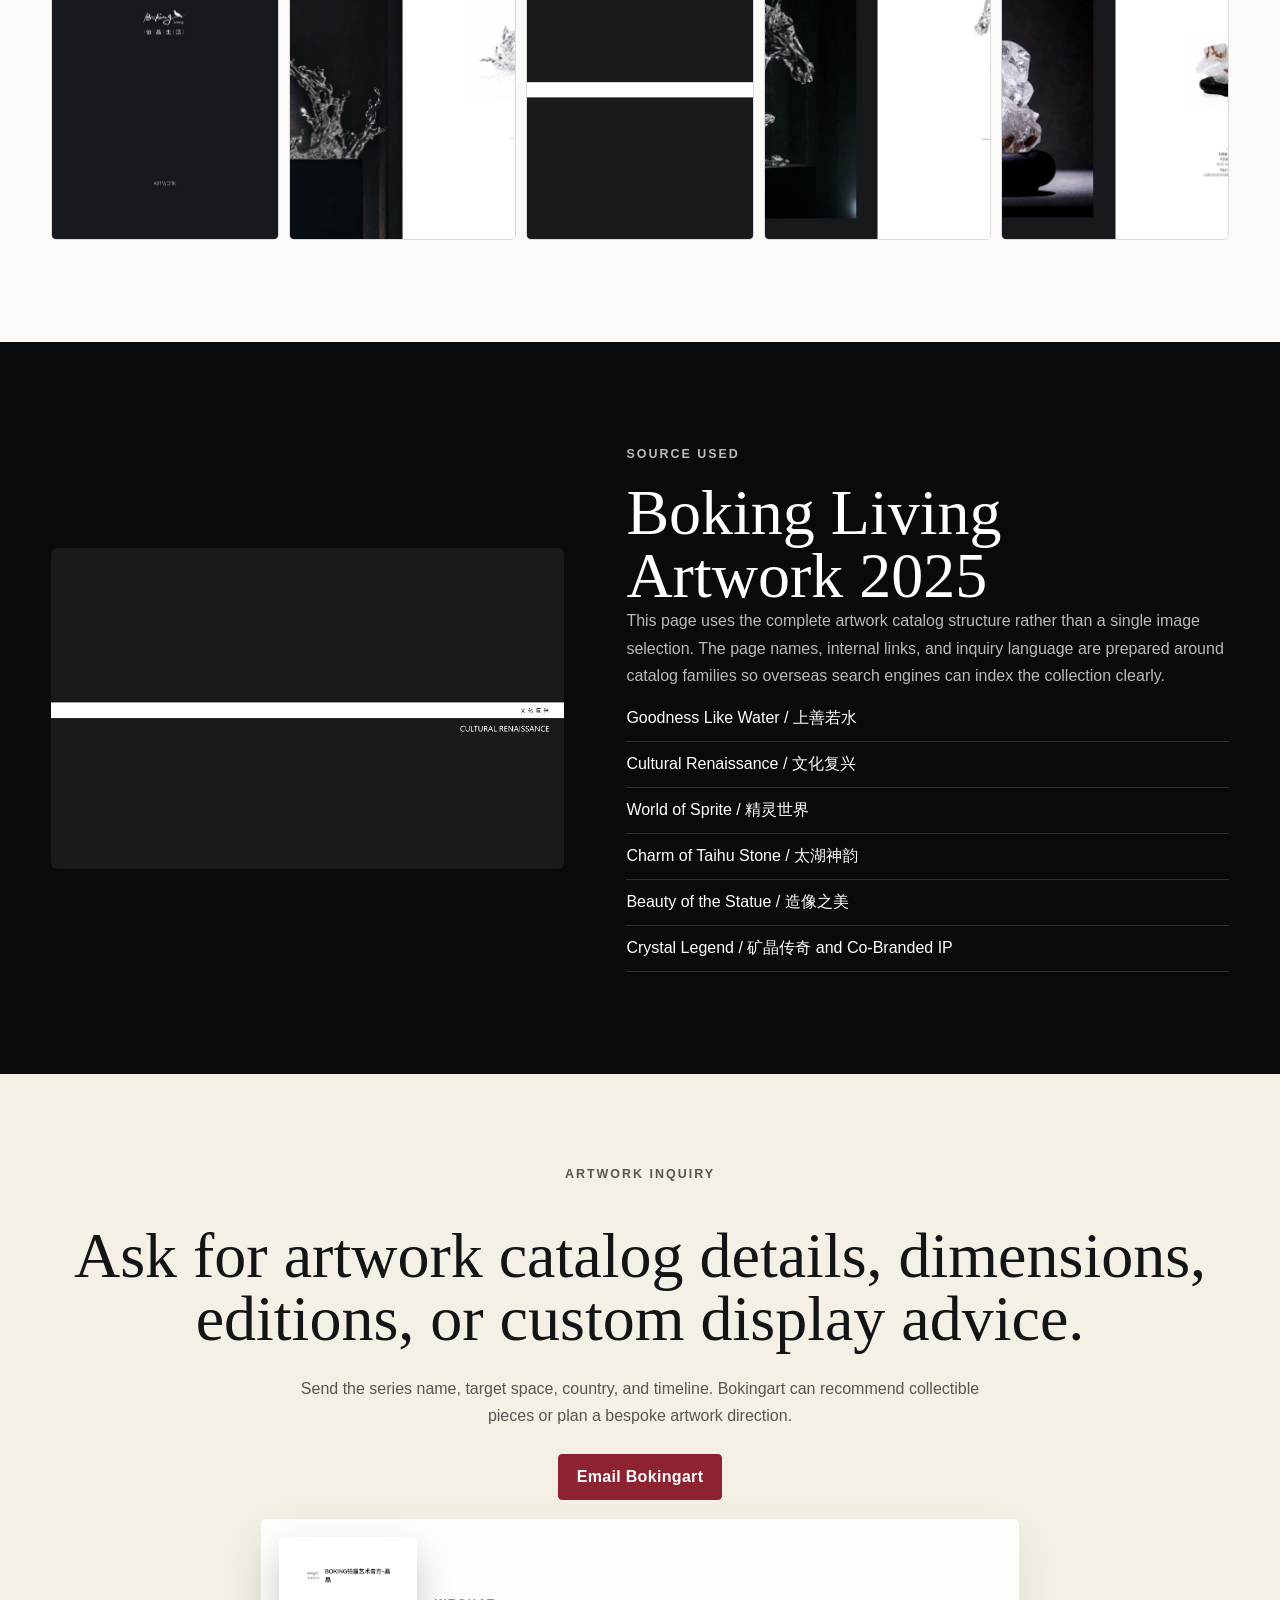
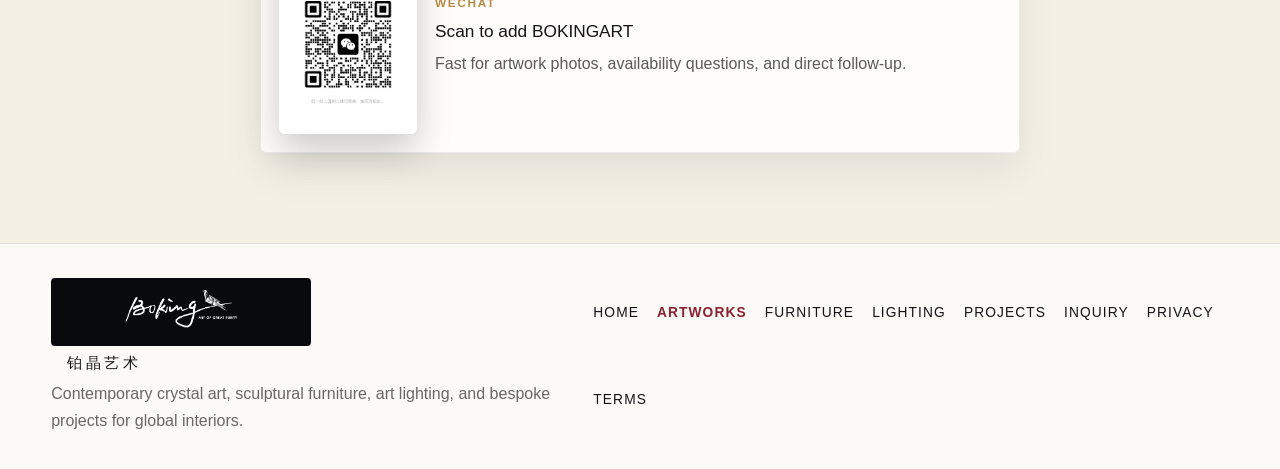
<file: artworks.html>
<!doctype html>
<html lang="en">
  <head>
    <meta charset="utf-8" />
    <meta name="viewport" content="width=device-width, initial-scale=1" />
    <title>Collectible Synthetic Crystal Artworks | Bokingart</title>
    <meta
      name="description"
      content="Explore Bokingart collectible synthetic crystal artworks, including Goodness Like Water, Cultural Renaissance, World of Sprite, Taihu Stone, Statue Beauty, Crystal Legend, and co-branded IP art."
    />
    <meta name="robots" content="index,follow,max-image-preview:large" />
    <link rel="canonical" href="https://bokingart.netlify.app/artworks.html" />
    <meta property="og:type" content="product.group" />
    <meta property="og:title" content="Collectible Synthetic Crystal Artworks | Bokingart" />
    <meta
      property="og:description"
      content="Bokingart transforms synthetic crystal into collectible contemporary Eastern artworks for galleries, collectors, villas, and cultural spaces."
    />
    <meta property="og:image" content="https://bokingart.netlify.app/assets/artworks-hero-focus.jpg" />
    <link rel="icon" href="assets/favicon.svg" type="image/svg+xml" />
    <link rel="stylesheet" href="styles.css" />
    <script type="application/ld+json">
      {
        "@context": "https://schema.org",
        "@graph": [
          {
            "@type": "ProductGroup",
            "@id": "https://bokingart.netlify.app/artworks.html#product",
            "name": "Bokingart Collectible Synthetic Crystal Artworks",
            "brand": { "@id": "https://bokingart.netlify.app/#organization" },
            "category": "Contemporary Crystal Art",
            "description": "Collectible synthetic crystal artworks rooted in contemporary Eastern aesthetics, including Goodness Like Water, Cultural Renaissance, World of Sprite, Taihu Stone, Statue Beauty, Crystal Legend, and co-branded IP art.",
            "url": "https://bokingart.netlify.app/artworks.html",
            "image": "https://bokingart.netlify.app/assets/artworks-hero-focus.jpg"
          },
          {
            "@type": "ItemList",
            "@id": "https://bokingart.netlify.app/artworks.html#series",
            "name": "Bokingart Artwork Series",
            "itemListElement": [
              { "@type": "ListItem", "position": 1, "name": "Goodness Like Water" },
              { "@type": "ListItem", "position": 2, "name": "Cultural Renaissance" },
              { "@type": "ListItem", "position": 3, "name": "World of Sprite" },
              { "@type": "ListItem", "position": 4, "name": "Charm of Taihu Stone" },
              { "@type": "ListItem", "position": 5, "name": "Beauty of the Statue" },
              { "@type": "ListItem", "position": 6, "name": "Crystal Legend" },
              { "@type": "ListItem", "position": 7, "name": "Co-Branded IP" }
            ]
          }
        ]
      }
    </script>
  </head>
  <body>
    <a class="skip-link" href="#inquiry">Skip to inquiry</a>
    <header class="site-header" data-elevated="false">
      <a class="brand-mark" href="index.html#top" aria-label="Bokingart home">
        <img src="assets/logo-wordmark-white.png" alt="Bokingart 铂晶艺术" />
      </a>
      <button class="nav-toggle" type="button" aria-expanded="false" aria-controls="primary-navigation">
        <span class="visually-hidden">Open navigation</span>
        <span class="nav-toggle-lines" aria-hidden="true">
          <span></span>
          <span></span>
          <span></span>
        </span>
      </button>
      <nav class="main-nav" id="primary-navigation" aria-label="Primary navigation">
        <a href="index.html#collections">Collections</a>
        <a href="artworks.html">Artworks</a>
        <a href="furniture.html">Furniture</a>
        <a href="lighting.html">Lighting</a>
        <a href="custom-projects.html">Projects</a>
        <a href="#inquiry">Inquiry</a>
      </nav>
    </header>

    <main>
      <section class="sub-hero" style="--hero-image: url('assets/artworks-hero-focus.jpg')" aria-labelledby="page-title">
        <div class="sub-hero-content">
          <p class="eyebrow">Boking Art | Artwork Catalog</p>
          <h1 id="page-title">Collectible Synthetic Crystal Artworks</h1>
          <p>
            Transparent sculptural art shaped from Bokingart's proprietary synthetic crystal, created for collectors,
            galleries, villas, hospitality interiors, and cultural spaces seeking a distinct contemporary Eastern language.
          </p>
          <div class="hero-actions">
            <a class="button primary" href="#inquiry">Request Artwork Information</a>
            <a class="button ghost" href="index.html#catalog-title">View Source Catalogs</a>
          </div>
        </div>
      </section>

      <div class="metric-row" aria-label="Artwork catalog facts">
        <div class="metric"><span>Source</span><strong>114-page artwork catalog</strong></div>
        <div class="metric"><span>Series</span><strong>7 catalog families</strong></div>
        <div class="metric"><span>Medium</span><strong>Proprietary synthetic crystal</strong></div>
        <div class="metric"><span>Use</span><strong>Collectors, galleries, villas</strong></div>
      </div>

      <section class="detail-intro">
        <div class="detail-grid">
          <div>
            <p class="eyebrow">Artwork Direction</p>
            <h2>Water, stone, myth, culture, and crystal memory.</h2>
          </div>
          <div class="detail-copy">
            <p>
              The Boking Living artwork catalog organizes the brand's collectible art universe into seven families:
              Goodness Like Water, Cultural Renaissance, World of Sprite, Charm of Taihu Stone, Beauty of the Statue,
              Crystal Legend, and Co-Branded IP.
            </p>
            <p>
              These works translate Chinese cultural imagery and natural forms into transparent sculptural objects with
              strong optical impact. They are suitable for feature walls, foyer displays, private collections, art corners,
              hospitality suites, galleries, and landmark cultural projects.
            </p>
            <ul class="detail-list">
              <li>Collectible editions and statement objects for art-led interiors.</li>
              <li>Series language rooted in water, Taihu stones, sprites, statues, and crystal geology.</li>
              <li>Custom scale, display setting, lighting coordination, and project advisory available by inquiry.</li>
            </ul>
          </div>
        </div>
      </section>

      <section class="series-section" aria-labelledby="series-title">
        <div class="section-heading">
          <p class="eyebrow">Catalog Series</p>
          <h2 id="series-title">Artwork families prepared for English search and inquiry.</h2>
          <p>
            Each series is phrased as a clear product entity so overseas buyers and AI answer engines can understand how
            the Bokingart artwork catalog is organized.
          </p>
        </div>
        <div class="series-grid">
          <article class="series-card">
            <img src="assets/pdf-pages/artworks-p008.jpg" alt="Goodness Like Water synthetic crystal artwork catalog page" />
            <div>
              <span>Goodness Like Water</span>
              <h3>Flowing Crystal Artworks</h3>
              <p>Water-inspired forms for calm, luminous focal points in luxury residences and cultural interiors.</p>
            </div>
          </article>
          <article class="series-card">
            <img src="assets/pdf-pages/artworks-p018.jpg" alt="Cultural Renaissance crystal artwork catalog page" />
            <div>
              <span>Cultural Renaissance</span>
              <h3>Contemporary Cultural Symbols</h3>
              <p>Chinese cultural references reinterpreted through crystal clarity, sculptural depth, and refined finish.</p>
            </div>
          </article>
          <article class="series-card">
            <img src="assets/pdf-pages/artworks-p036.jpg" alt="World of Sprite crystal artwork catalog page" />
            <div>
              <span>World of Sprite</span>
              <h3>Mythic Crystal Characters</h3>
              <p>Expressive sprite and creature-inspired works for display spaces that need memorable personality.</p>
            </div>
          </article>
          <article class="series-card">
            <img src="assets/pdf-pages/artworks-p058.jpg" alt="Taihu Stone crystal artwork catalog page" />
            <div>
              <span>Taihu Stone</span>
              <h3>Scholar Stone Aesthetics</h3>
              <p>Traditional Taihu stone spirit transformed into transparent contemporary sculpture for refined spaces.</p>
            </div>
          </article>
          <article class="series-card">
            <img src="assets/pdf-pages/artworks-p082.jpg" alt="Statue Beauty crystal artwork catalog page" />
            <div>
              <span>Statue Beauty</span>
              <h3>Figurative Crystal Works</h3>
              <p>Statue-inspired pieces that merge human form, spiritual atmosphere, and crystal material expression.</p>
            </div>
          </article>
          <article class="series-card">
            <img src="assets/pdf-pages/artworks-p001.jpg" alt="Bokingart artwork catalog cover" />
            <div>
              <span>Crystal Legend & IP</span>
              <h3>Mineral Memory and Co-Branded Art</h3>
              <p>Crystal Legend works and IP collaborations broaden the collection for gifts, display, and licensing scenes.</p>
            </div>
          </article>
        </div>
      </section>

      <section class="gallery-section" aria-labelledby="gallery-title">
        <div class="section-heading">
          <p class="eyebrow">Visual Index</p>
          <h2 id="gallery-title">Representative pages from the artwork catalog.</h2>
        </div>
        <div class="catalog-strip">
          <img src="assets/pdf-pages/artworks-p001.jpg" alt="Bokingart artwork catalog cover page" />
          <img src="assets/pdf-pages/artworks-p008.jpg" alt="Goodness Like Water artwork page" />
          <img src="assets/pdf-pages/artworks-p018.jpg" alt="Cultural Renaissance artwork page" />
          <img src="assets/pdf-pages/artworks-p036.jpg" alt="World of Sprite artwork page" />
          <img src="assets/pdf-pages/artworks-p082.jpg" alt="Statue Beauty artwork page" />
        </div>
      </section>

      <section class="source-section">
        <div class="source-panel">
          <img src="assets/pdf-pages/artworks-p018.jpg" alt="Bokingart artwork source catalog sample" />
          <div>
            <p class="eyebrow">Source Used</p>
            <h2>Boking Living Artwork 2025</h2>
            <p>
              This page uses the complete artwork catalog structure rather than a single image selection. The page names,
              internal links, and inquiry language are prepared around catalog families so overseas search engines can index
              the collection clearly.
            </p>
            <ul>
              <li>Goodness Like Water / 上善若水</li>
              <li>Cultural Renaissance / 文化复兴</li>
              <li>World of Sprite / 精灵世界</li>
              <li>Charm of Taihu Stone / 太湖神韵</li>
              <li>Beauty of the Statue / 造像之美</li>
              <li>Crystal Legend / 矿晶传奇 and Co-Branded IP</li>
            </ul>
          </div>
        </div>
      </section>

      <section id="inquiry" class="inquiry-mini">
        <p class="eyebrow">Artwork Inquiry</p>
        <h2>Ask for artwork catalog details, dimensions, editions, or custom display advice.</h2>
        <p>Send the series name, target space, country, and timeline. Bokingart can recommend collectible pieces or plan a bespoke artwork direction.</p>
        <div class="inquiry-mini-actions">
          <a class="button primary" href="mailto:contact@bokingart.com?subject=Bokingart%20artwork%20inquiry">Email Bokingart</a>
          <div class="wechat-inline">
            <img src="assets/wechat-qr.jpg" alt="Official Bokingart WeChat QR code for customer inquiries" />
            <div>
              <p class="contact-channel-label">WeChat</p>
              <h3>Scan to add BOKINGART</h3>
              <p>Fast for artwork photos, availability questions, and direct follow-up.</p>
            </div>
          </div>
        </div>
      </section>
    </main>

    <footer class="site-footer">
      <div>
        <img class="footer-logo" src="assets/logo-wordmark-white.png" alt="Bokingart 铂晶艺术" />
        <p>Contemporary crystal art, sculptural furniture, art lighting, and bespoke projects for global interiors.</p>
      </div>
      <div class="footer-links">
        <a href="index.html">Home</a>
        <a href="artworks.html">Artworks</a>
        <a href="furniture.html">Furniture</a>
        <a href="lighting.html">Lighting</a>
        <a href="custom-projects.html">Projects</a>
        <a href="#inquiry">Inquiry</a>
        <a href="privacy.html">Privacy</a>
        <a href="terms.html">Terms</a>
      </div>
    </footer>

    <script src="script.js"></script>
  </body>
</html>
</file>
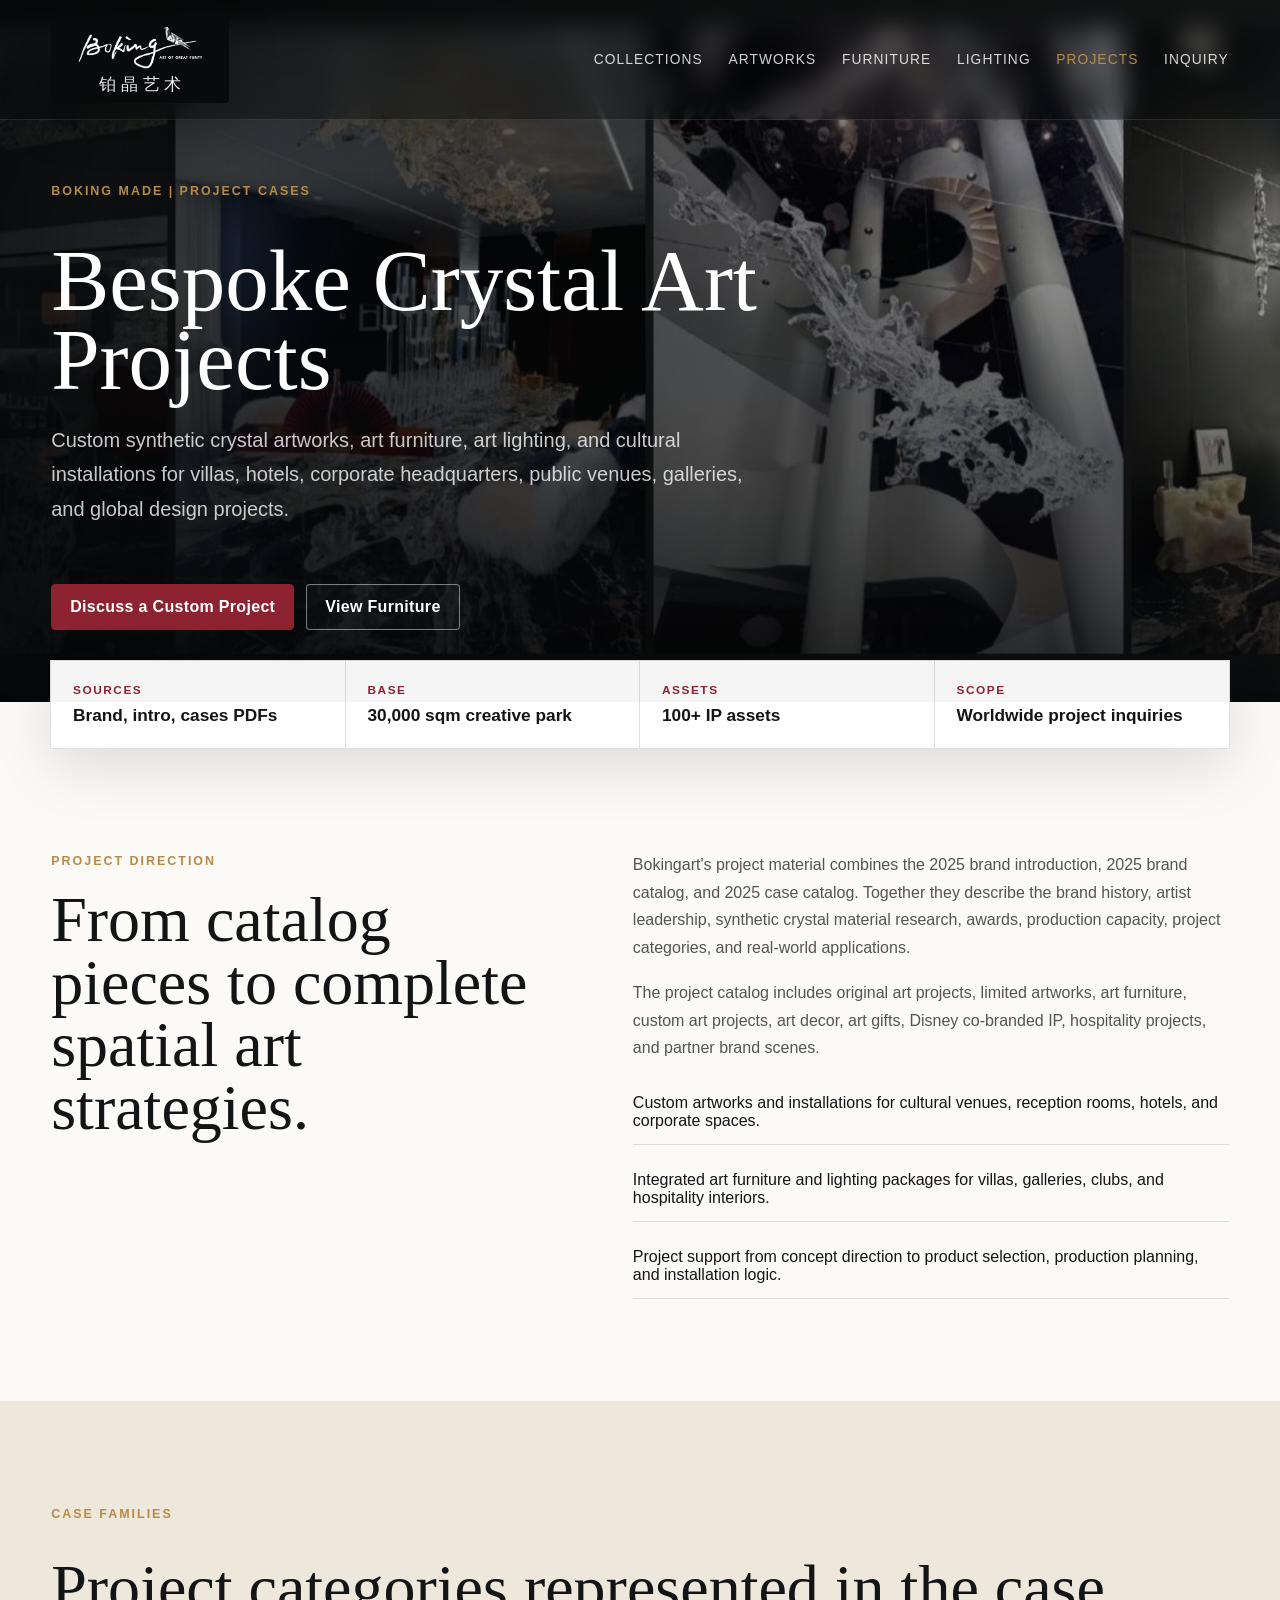
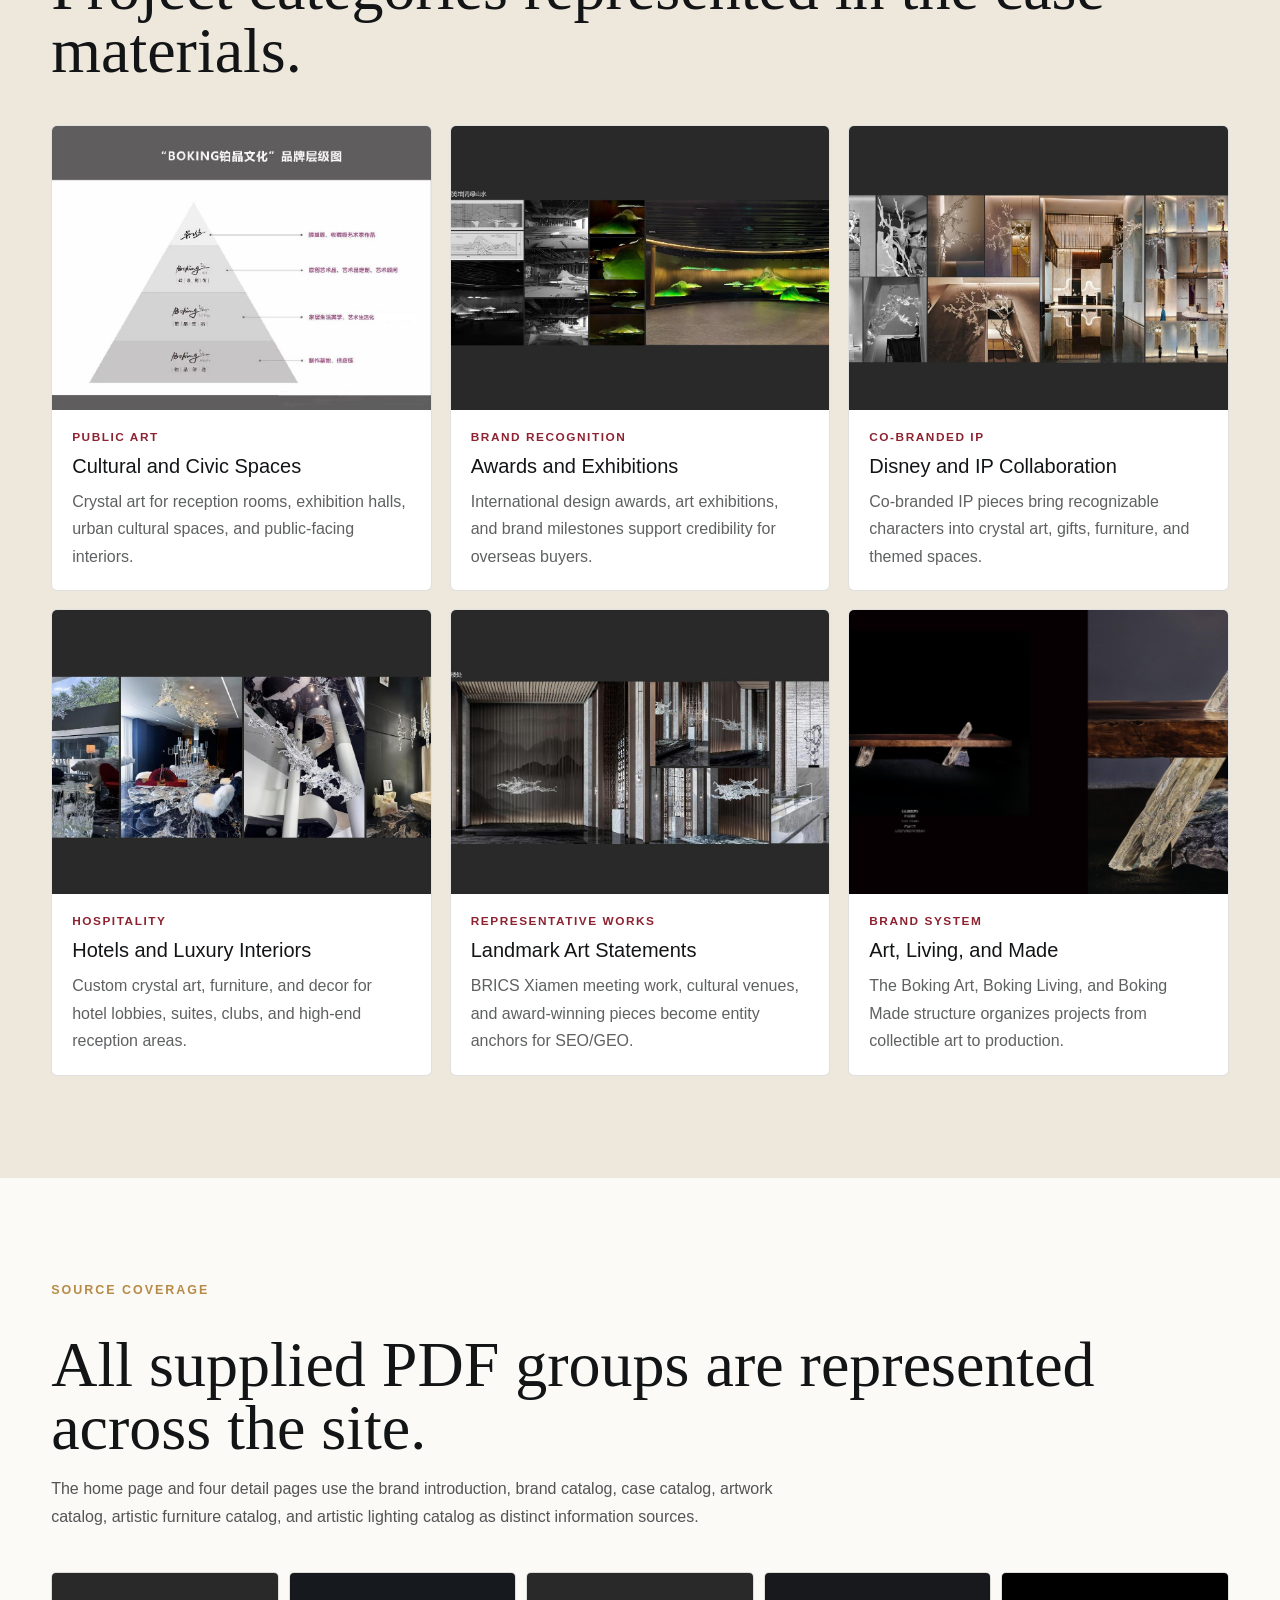
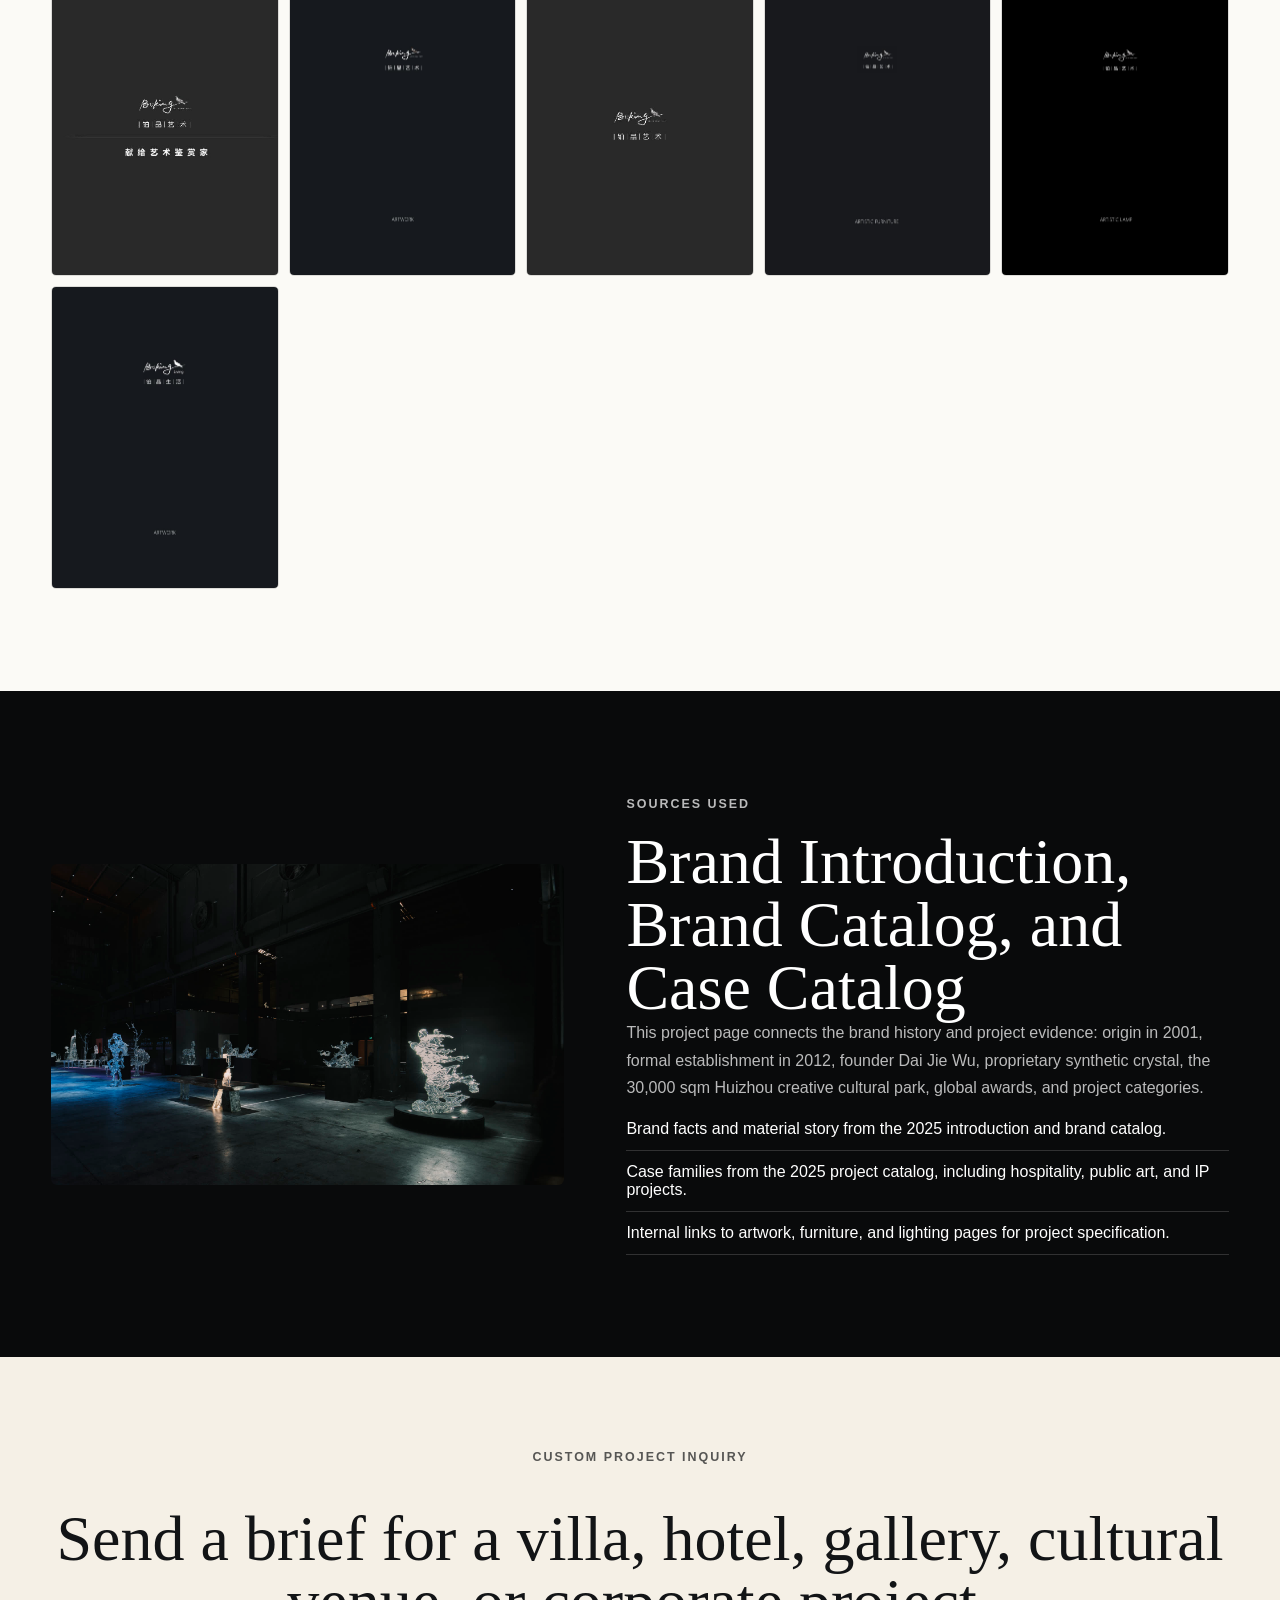
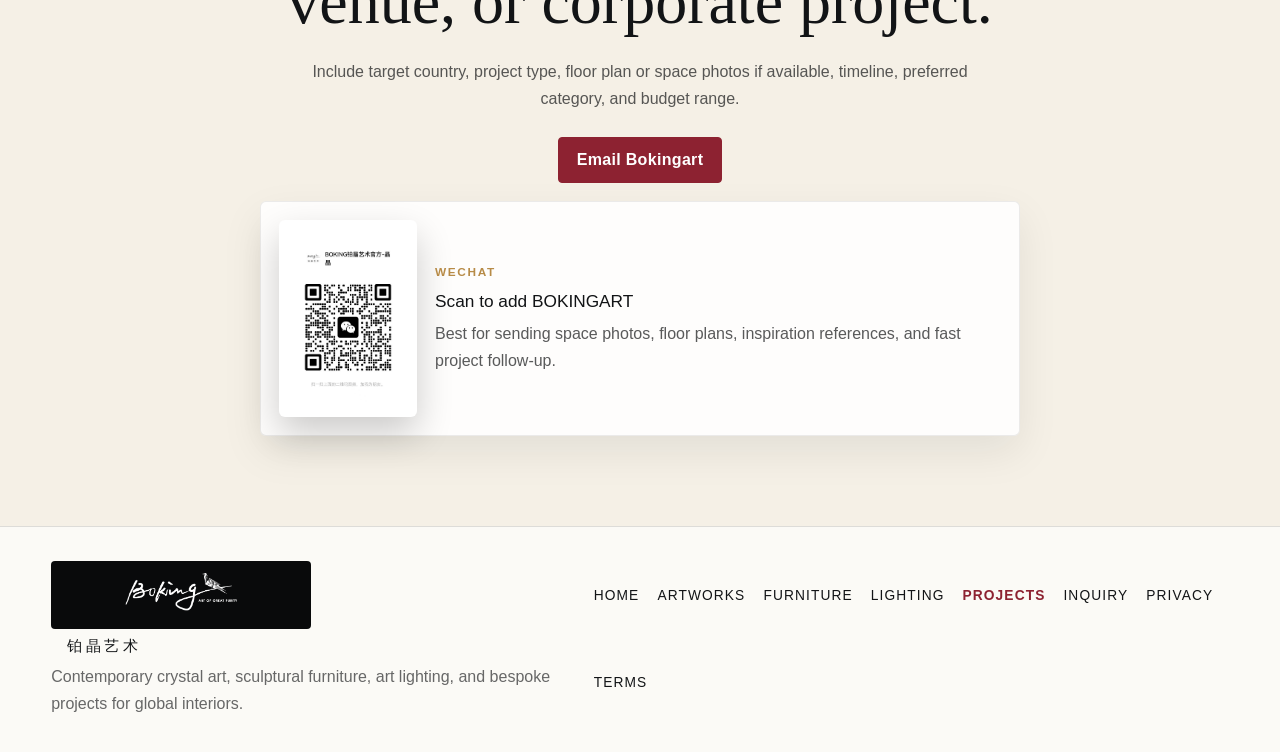
<file: custom-projects.html>
<!doctype html>
<html lang="en">
  <head>
    <meta charset="utf-8" />
    <meta name="viewport" content="width=device-width, initial-scale=1" />
    <title>Bespoke Crystal Art Installations & Luxury Project Cases | Bokingart</title>
    <meta
      name="description"
      content="Bokingart bespoke crystal art projects include public art, hotel installations, villa interiors, corporate headquarters, cultural spaces, Disney co-branded IP, and custom art furniture scenes."
    />
    <meta name="robots" content="index,follow,max-image-preview:large" />
    <link rel="canonical" href="https://bokingart.netlify.app/custom-projects.html" />
    <meta property="og:type" content="website" />
    <meta property="og:title" content="Bespoke Crystal Art Installations & Luxury Project Cases | Bokingart" />
    <meta
      property="og:description"
      content="Custom synthetic crystal artworks, furniture, lighting, and spatial art projects for global villas, hotels, galleries, cultural venues, and corporate interiors."
    />
    <meta property="og:image" content="https://bokingart.netlify.app/assets/projects-hero-focus.jpg" />
    <link rel="icon" href="assets/favicon.svg" type="image/svg+xml" />
    <link rel="stylesheet" href="styles.css" />
    <script type="application/ld+json">
      {
        "@context": "https://schema.org",
        "@type": "Service",
        "@id": "https://bokingart.netlify.app/custom-projects.html#service",
        "name": "Bokingart Bespoke Crystal Art Projects",
        "provider": { "@id": "https://bokingart.netlify.app/#organization" },
        "areaServed": "Worldwide",
        "serviceType": "Bespoke crystal art installation, art furniture, art lighting, and custom spatial artwork",
        "url": "https://bokingart.netlify.app/custom-projects.html",
        "image": "https://bokingart.netlify.app/assets/projects-hero-focus.jpg"
      }
    </script>
  </head>
  <body>
    <a class="skip-link" href="#inquiry">Skip to inquiry</a>
    <header class="site-header" data-elevated="false">
      <a class="brand-mark" href="index.html#top" aria-label="Bokingart home">
        <img src="assets/logo-wordmark-white.png" alt="Bokingart 铂晶艺术" />
      </a>
      <button class="nav-toggle" type="button" aria-expanded="false" aria-controls="primary-navigation">
        <span class="visually-hidden">Open navigation</span>
        <span class="nav-toggle-lines" aria-hidden="true">
          <span></span>
          <span></span>
          <span></span>
        </span>
      </button>
      <nav class="main-nav" id="primary-navigation" aria-label="Primary navigation">
        <a href="index.html#collections">Collections</a>
        <a href="artworks.html">Artworks</a>
        <a href="furniture.html">Furniture</a>
        <a href="lighting.html">Lighting</a>
        <a href="custom-projects.html">Projects</a>
        <a href="#inquiry">Inquiry</a>
      </nav>
    </header>

    <main>
      <section class="sub-hero" style="--hero-image: url('assets/projects-hero-focus.jpg')" aria-labelledby="page-title">
        <div class="sub-hero-content">
          <p class="eyebrow">Boking Made | Project Cases</p>
          <h1 id="page-title">Bespoke Crystal Art Projects</h1>
          <p>
            Custom synthetic crystal artworks, art furniture, art lighting, and cultural installations for villas, hotels,
            corporate headquarters, public venues, galleries, and global design projects.
          </p>
          <div class="hero-actions">
            <a class="button primary" href="#inquiry">Discuss a Custom Project</a>
            <a class="button ghost" href="furniture.html">View Furniture</a>
          </div>
        </div>
      </section>

      <div class="metric-row" aria-label="Project facts">
        <div class="metric"><span>Sources</span><strong>Brand, intro, cases PDFs</strong></div>
        <div class="metric"><span>Base</span><strong>30,000 sqm creative park</strong></div>
        <div class="metric"><span>Assets</span><strong>100+ IP assets</strong></div>
        <div class="metric"><span>Scope</span><strong>Worldwide project inquiries</strong></div>
      </div>

      <section class="detail-intro">
        <div class="detail-grid">
          <div>
            <p class="eyebrow">Project Direction</p>
            <h2>From catalog pieces to complete spatial art strategies.</h2>
          </div>
          <div class="detail-copy">
            <p>
              Bokingart's project material combines the 2025 brand introduction, 2025 brand catalog, and 2025 case catalog.
              Together they describe the brand history, artist leadership, synthetic crystal material research, awards,
              production capacity, project categories, and real-world applications.
            </p>
            <p>
              The project catalog includes original art projects, limited artworks, art furniture, custom art projects,
              art decor, art gifts, Disney co-branded IP, hospitality projects, and partner brand scenes.
            </p>
            <ul class="detail-list">
              <li>Custom artworks and installations for cultural venues, reception rooms, hotels, and corporate spaces.</li>
              <li>Integrated art furniture and lighting packages for villas, galleries, clubs, and hospitality interiors.</li>
              <li>Project support from concept direction to product selection, production planning, and installation logic.</li>
            </ul>
          </div>
        </div>
      </section>

      <section class="series-section" aria-labelledby="case-title">
        <div class="section-heading">
          <p class="eyebrow">Case Families</p>
          <h2 id="case-title">Project categories represented in the case materials.</h2>
        </div>
        <div class="series-grid">
          <article class="series-card">
            <img src="assets/pdf-pages/cases-p006.jpg" alt="Bokingart project case catalog page" />
            <div>
              <span>Public Art</span>
              <h3>Cultural and Civic Spaces</h3>
              <p>Crystal art for reception rooms, exhibition halls, urban cultural spaces, and public-facing interiors.</p>
            </div>
          </article>
          <article class="series-card">
            <img src="assets/pdf-pages/cases-p012.jpg" alt="Bokingart project case and award catalog page" />
            <div>
              <span>Brand Recognition</span>
              <h3>Awards and Exhibitions</h3>
              <p>International design awards, art exhibitions, and brand milestones support credibility for overseas buyers.</p>
            </div>
          </article>
          <article class="series-card">
            <img src="assets/pdf-pages/cases-p018.jpg" alt="Bokingart Disney co-branded project catalog page" />
            <div>
              <span>Co-Branded IP</span>
              <h3>Disney and IP Collaboration</h3>
              <p>Co-branded IP pieces bring recognizable characters into crystal art, gifts, furniture, and themed spaces.</p>
            </div>
          </article>
          <article class="series-card">
            <img src="assets/pdf-pages/cases-p024.jpg" alt="Bokingart hotel and custom project case catalog page" />
            <div>
              <span>Hospitality</span>
              <h3>Hotels and Luxury Interiors</h3>
              <p>Custom crystal art, furniture, and decor for hotel lobbies, suites, clubs, and high-end reception areas.</p>
            </div>
          </article>
          <article class="series-card">
            <img src="assets/pdf-pages/intro-p044.jpg" alt="Bokingart award and representative project catalog page" />
            <div>
              <span>Representative Works</span>
              <h3>Landmark Art Statements</h3>
              <p>BRICS Xiamen meeting work, cultural venues, and award-winning pieces become entity anchors for SEO/GEO.</p>
            </div>
          </article>
          <article class="series-card">
            <img src="assets/pdf-pages/brand-p046.jpg" alt="Bokingart brand and product catalog page" />
            <div>
              <span>Brand System</span>
              <h3>Art, Living, and Made</h3>
              <p>The Boking Art, Boking Living, and Boking Made structure organizes projects from collectible art to production.</p>
            </div>
          </article>
        </div>
      </section>

      <section class="gallery-section" aria-labelledby="source-title">
        <div class="section-heading">
          <p class="eyebrow">Source Coverage</p>
          <h2 id="source-title">All supplied PDF groups are represented across the site.</h2>
          <p>
            The home page and four detail pages use the brand introduction, brand catalog, case catalog, artwork catalog,
            artistic furniture catalog, and artistic lighting catalog as distinct information sources.
          </p>
        </div>
        <div class="catalog-strip">
          <img src="assets/pdf-pages/intro-p001.jpg" alt="Bokingart brand introduction catalog cover" />
          <img src="assets/pdf-pages/brand-p001.jpg" alt="Bokingart brand catalog cover" />
          <img src="assets/pdf-pages/cases-p001.jpg" alt="Bokingart case catalog cover" />
          <img src="assets/pdf-pages/furniture-p001.jpg" alt="Bokingart furniture catalog cover" />
          <img src="assets/pdf-pages/lighting-p001.jpg" alt="Bokingart lighting catalog cover" />
          <img src="assets/pdf-pages/artworks-p001.jpg" alt="Bokingart artwork catalog cover" />
        </div>
      </section>

      <section class="source-section">
        <div class="source-panel">
          <img src="assets/project-space.jpg" alt="Bokingart crystal art project space" />
          <div>
            <p class="eyebrow">Sources Used</p>
            <h2>Brand Introduction, Brand Catalog, and Case Catalog</h2>
            <p>
              This project page connects the brand history and project evidence: origin in 2001, formal establishment in
              2012, founder Dai Jie Wu, proprietary synthetic crystal, the 30,000 sqm Huizhou creative cultural park,
              global awards, and project categories.
            </p>
            <ul>
              <li>Brand facts and material story from the 2025 introduction and brand catalog.</li>
              <li>Case families from the 2025 project catalog, including hospitality, public art, and IP projects.</li>
              <li>Internal links to artwork, furniture, and lighting pages for project specification.</li>
            </ul>
          </div>
        </div>
      </section>

      <section id="inquiry" class="inquiry-mini">
        <p class="eyebrow">Custom Project Inquiry</p>
        <h2>Send a brief for a villa, hotel, gallery, cultural venue, or corporate project.</h2>
        <p>Include target country, project type, floor plan or space photos if available, timeline, preferred category, and budget range.</p>
        <div class="inquiry-mini-actions">
          <a class="button primary" href="mailto:contact@bokingart.com?subject=Bokingart%20bespoke%20project%20inquiry">Email Bokingart</a>
          <div class="wechat-inline">
            <img src="assets/wechat-qr.jpg" alt="Official Bokingart WeChat QR code for customer inquiries" />
            <div>
              <p class="contact-channel-label">WeChat</p>
              <h3>Scan to add BOKINGART</h3>
              <p>Best for sending space photos, floor plans, inspiration references, and fast project follow-up.</p>
            </div>
          </div>
        </div>
      </section>
    </main>

    <footer class="site-footer">
      <div>
        <img class="footer-logo" src="assets/logo-wordmark-white.png" alt="Bokingart 铂晶艺术" />
        <p>Contemporary crystal art, sculptural furniture, art lighting, and bespoke projects for global interiors.</p>
      </div>
      <div class="footer-links">
        <a href="index.html">Home</a>
        <a href="artworks.html">Artworks</a>
        <a href="furniture.html">Furniture</a>
        <a href="lighting.html">Lighting</a>
        <a href="custom-projects.html">Projects</a>
        <a href="#inquiry">Inquiry</a>
        <a href="privacy.html">Privacy</a>
        <a href="terms.html">Terms</a>
      </div>
    </footer>

    <script src="script.js"></script>
  </body>
</html>
</file>
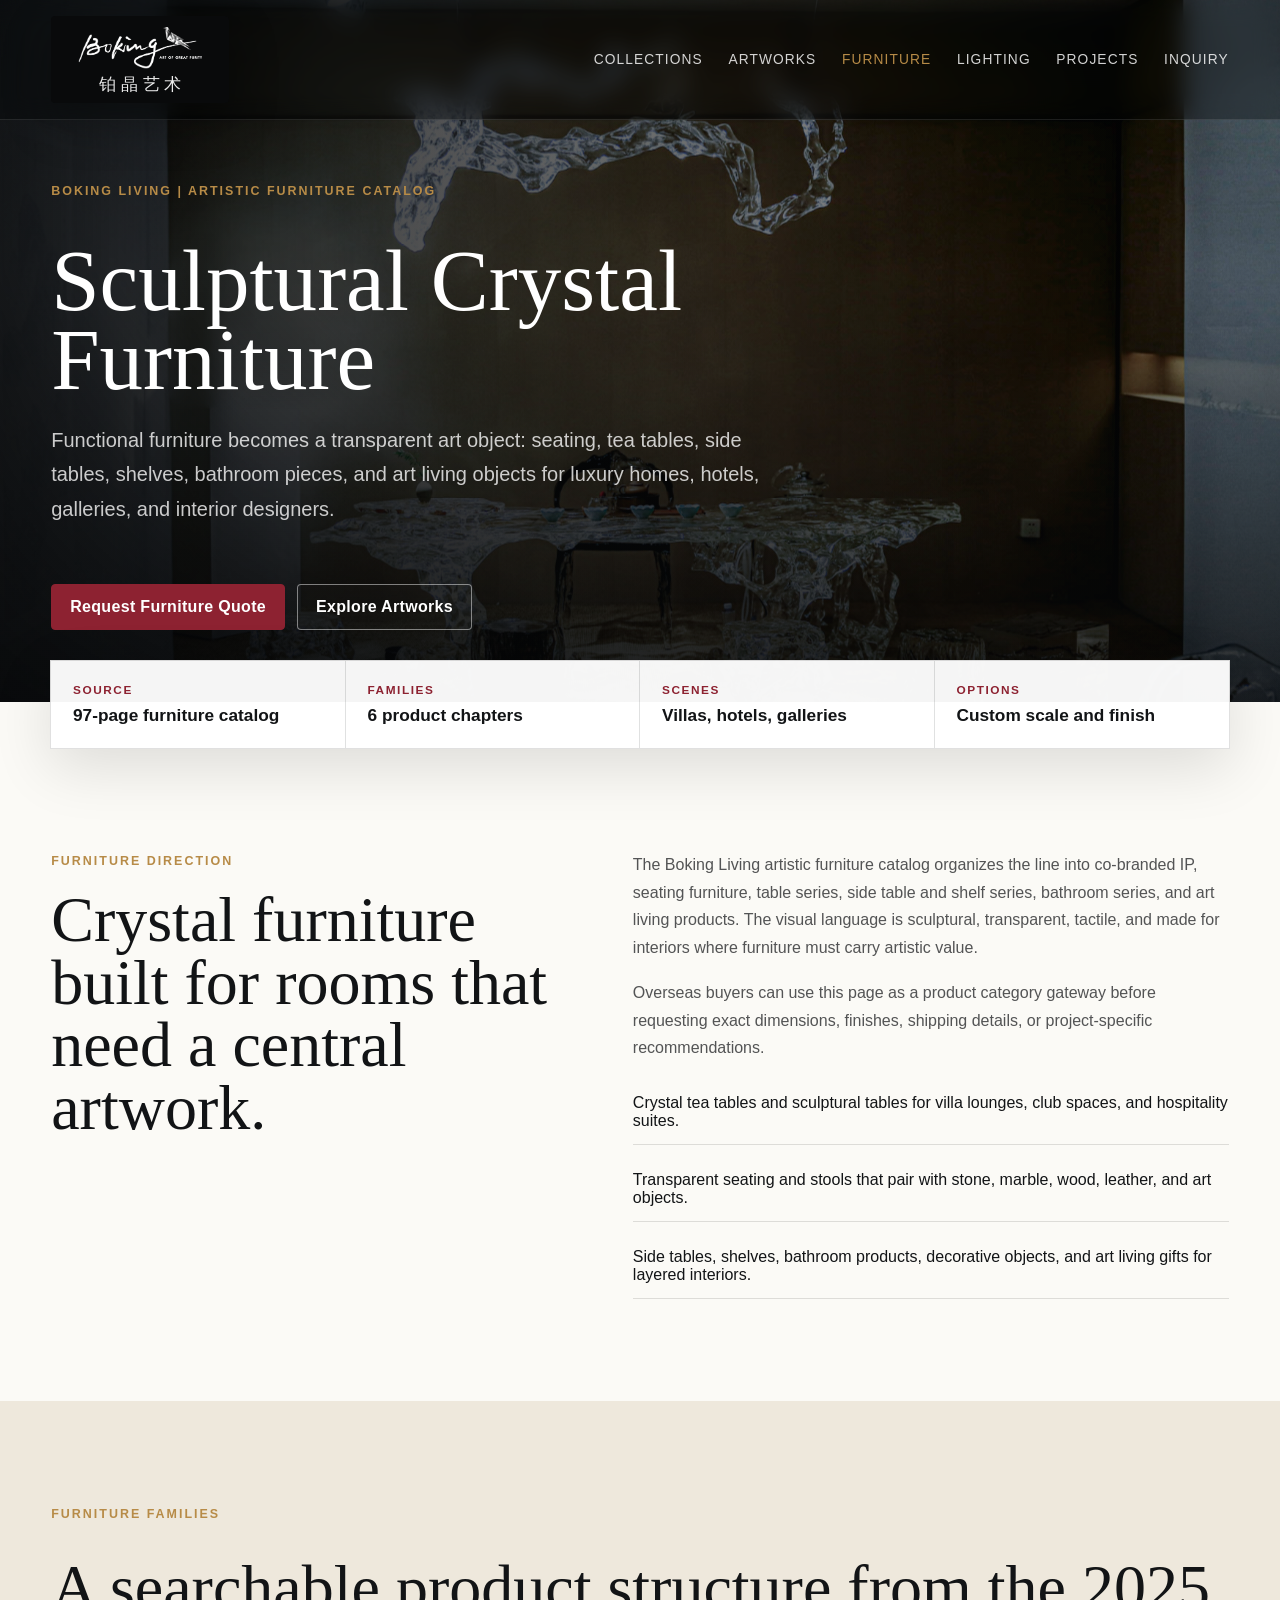
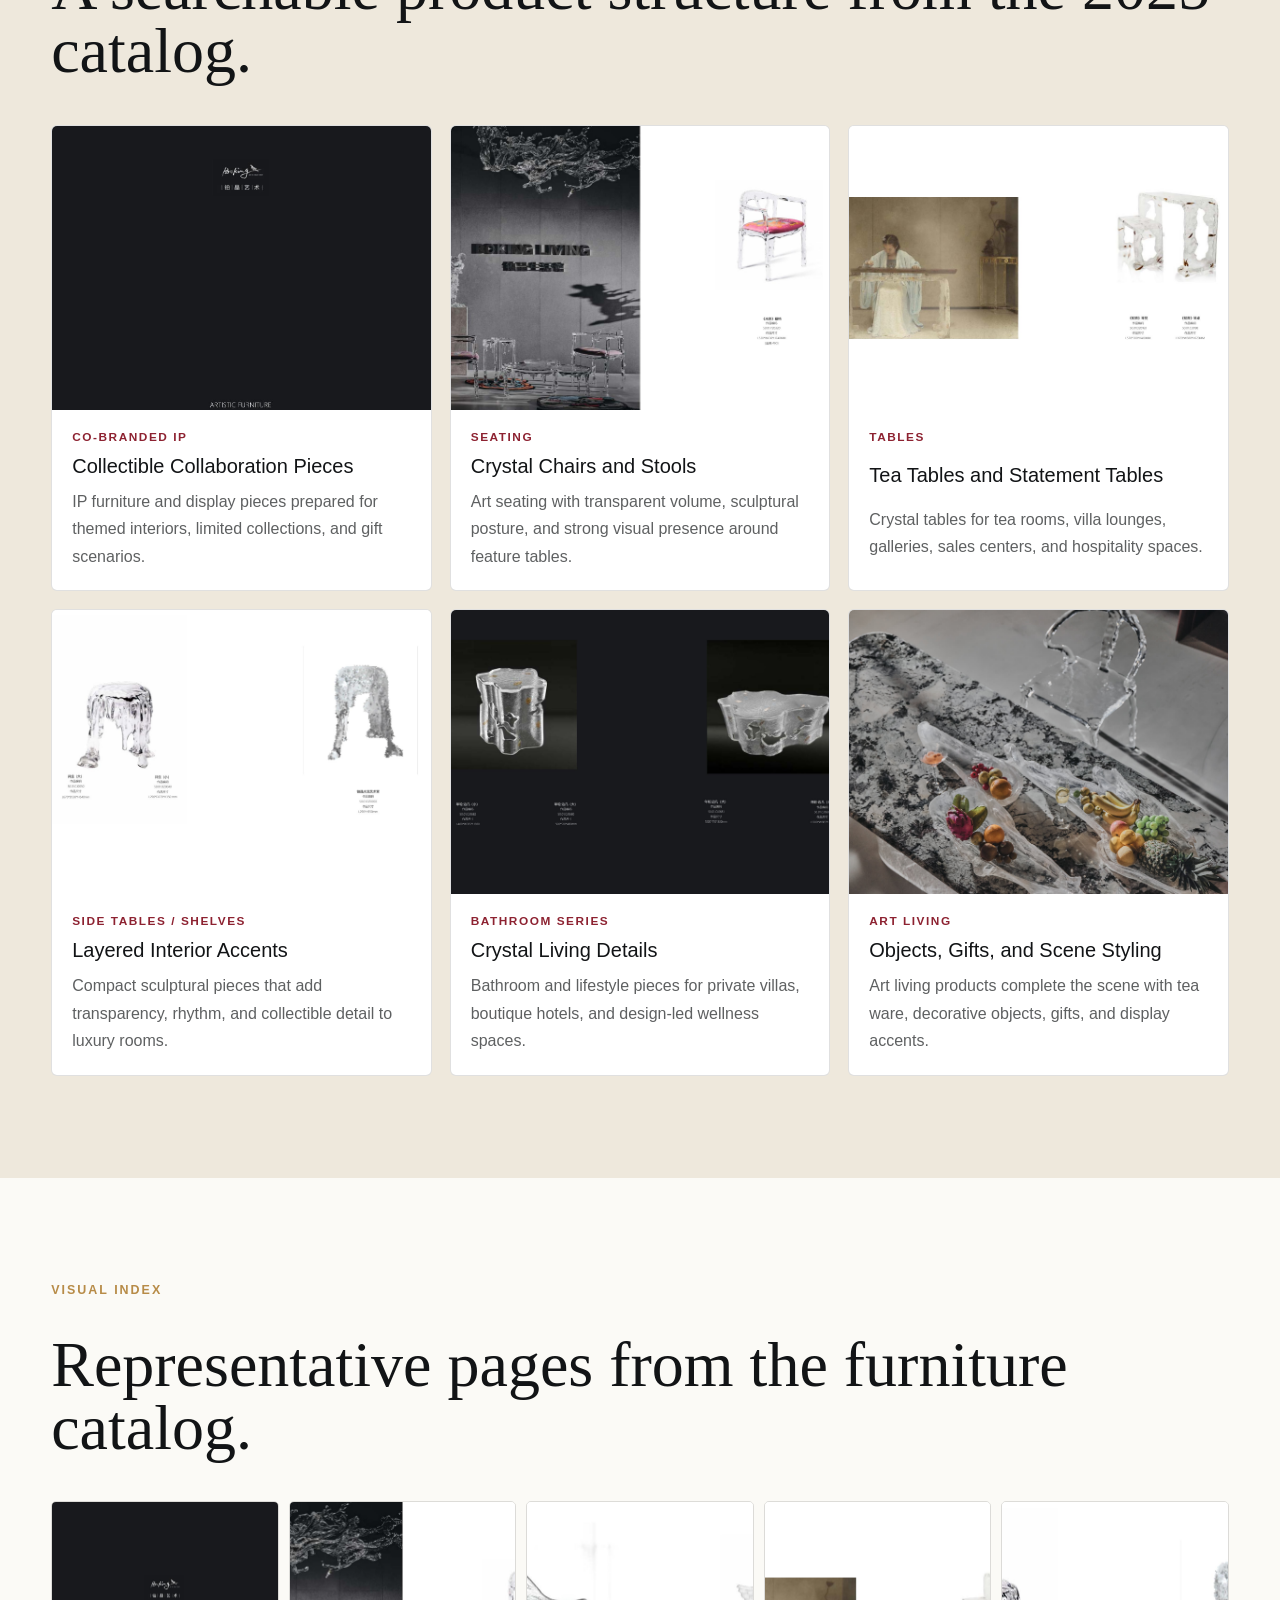
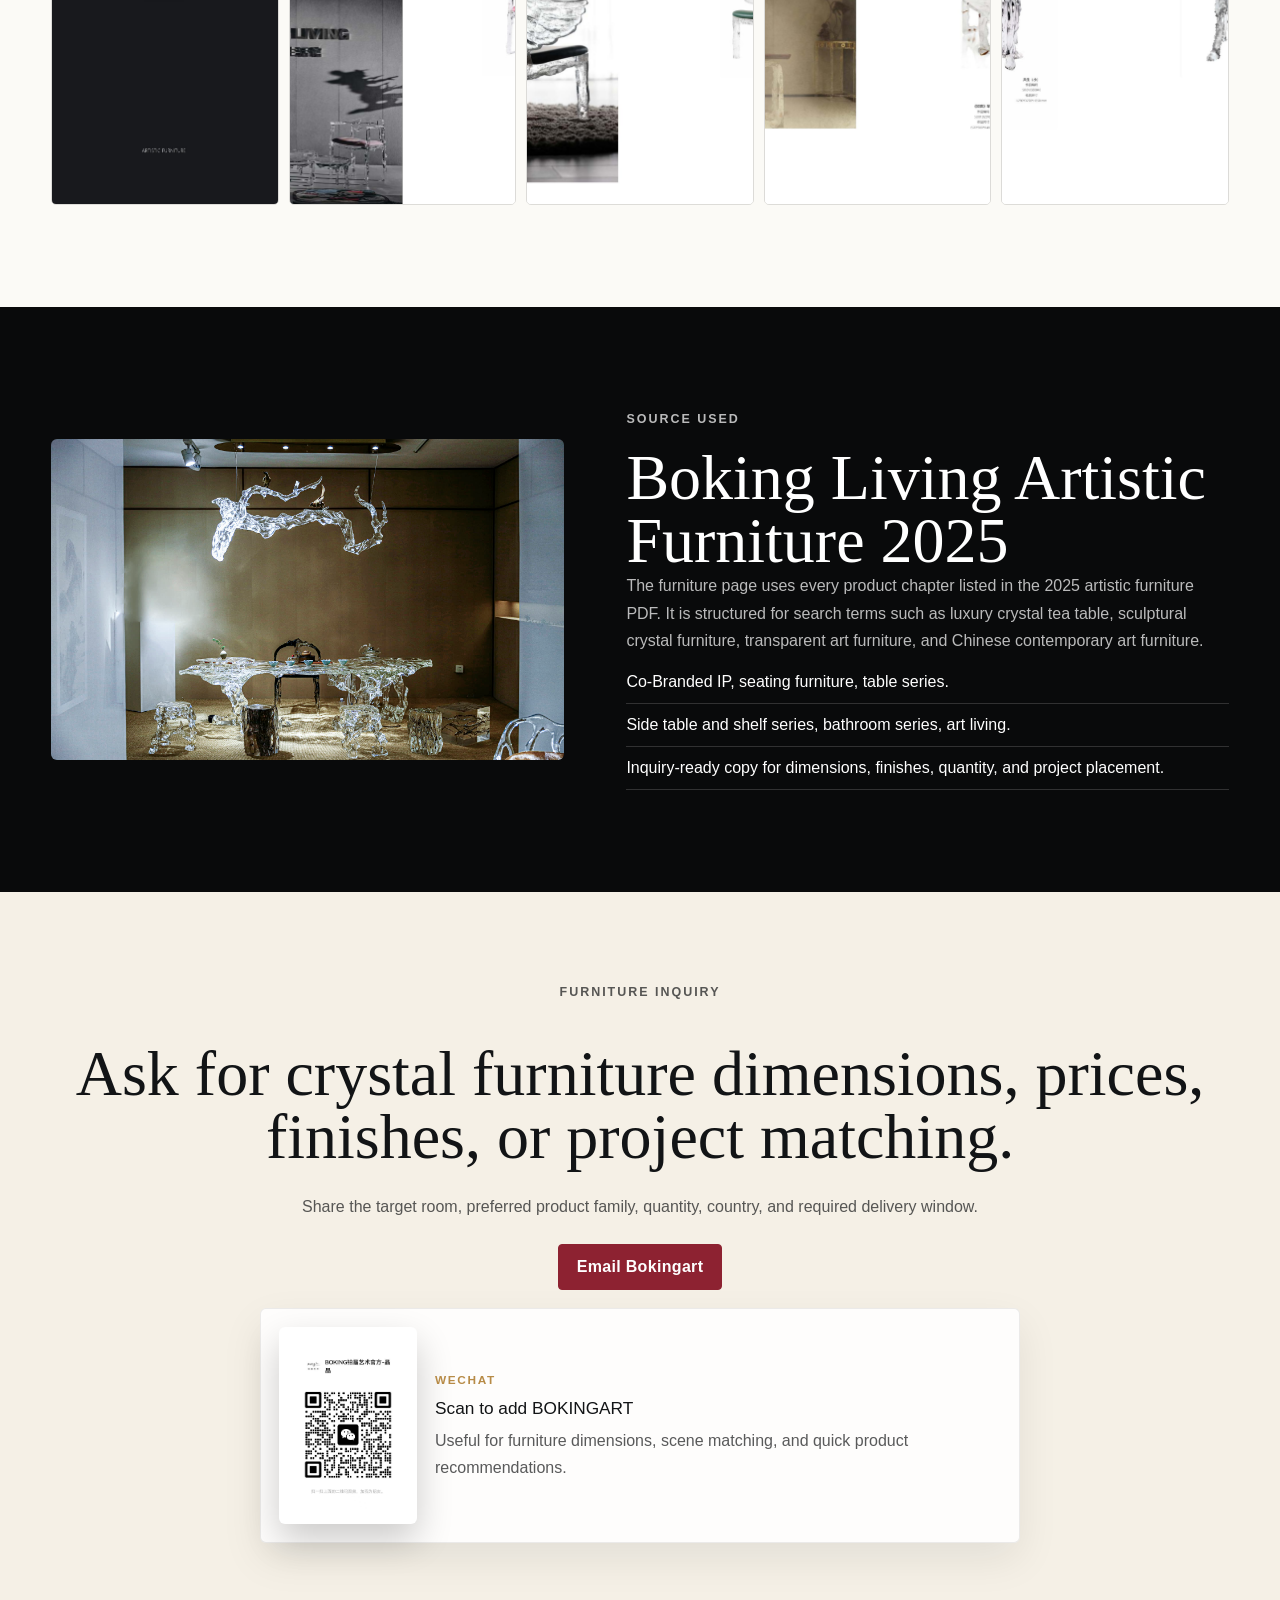
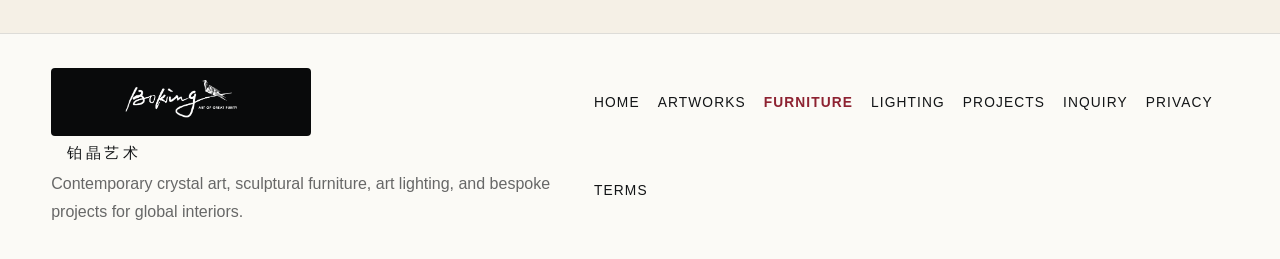
<file: furniture.html>
<!doctype html>
<html lang="en">
  <head>
    <meta charset="utf-8" />
    <meta name="viewport" content="width=device-width, initial-scale=1" />
    <title>Sculptural Crystal Furniture for Luxury Interiors | Bokingart</title>
    <meta
      name="description"
      content="Bokingart creates sculptural synthetic crystal furniture, including seating, tea tables, side tables, shelves, bathroom pieces, art living products, and co-branded IP furniture."
    />
    <meta name="robots" content="index,follow,max-image-preview:large" />
    <link rel="canonical" href="https://bokingart.netlify.app/furniture.html" />
    <meta property="og:type" content="product.group" />
    <meta property="og:title" content="Sculptural Crystal Furniture for Luxury Interiors | Bokingart" />
    <meta
      property="og:description"
      content="Transparent crystal seating, tea tables, side tables, bathroom pieces, and art living products for villas, hotels, galleries, and designers."
    />
    <meta property="og:image" content="https://bokingart.netlify.app/assets/crystal-table.jpg" />
    <link rel="icon" href="assets/favicon.svg" type="image/svg+xml" />
    <link rel="stylesheet" href="styles.css" />
    <script type="application/ld+json">
      {
        "@context": "https://schema.org",
        "@type": "ProductGroup",
        "@id": "https://bokingart.netlify.app/furniture.html#product",
        "name": "Bokingart Sculptural Crystal Furniture",
        "brand": { "@id": "https://bokingart.netlify.app/#organization" },
        "category": "Luxury Art Furniture",
        "description": "Synthetic crystal art furniture including co-branded IP furniture, seating, tea tables, side tables, shelves, bathroom pieces, and art living products.",
        "url": "https://bokingart.netlify.app/furniture.html",
        "image": "https://bokingart.netlify.app/assets/crystal-table.jpg"
      }
    </script>
  </head>
  <body>
    <a class="skip-link" href="#inquiry">Skip to inquiry</a>
    <header class="site-header" data-elevated="false">
      <a class="brand-mark" href="index.html#top" aria-label="Bokingart home">
        <img src="assets/logo-wordmark-white.png" alt="Bokingart 铂晶艺术" />
      </a>
      <button class="nav-toggle" type="button" aria-expanded="false" aria-controls="primary-navigation">
        <span class="visually-hidden">Open navigation</span>
        <span class="nav-toggle-lines" aria-hidden="true">
          <span></span>
          <span></span>
          <span></span>
        </span>
      </button>
      <nav class="main-nav" id="primary-navigation" aria-label="Primary navigation">
        <a href="index.html#collections">Collections</a>
        <a href="artworks.html">Artworks</a>
        <a href="furniture.html">Furniture</a>
        <a href="lighting.html">Lighting</a>
        <a href="custom-projects.html">Projects</a>
        <a href="#inquiry">Inquiry</a>
      </nav>
    </header>

    <main>
      <section class="sub-hero" style="--hero-image: url('assets/crystal-table.jpg')" aria-labelledby="page-title">
        <div class="sub-hero-content">
          <p class="eyebrow">Boking Living | Artistic Furniture Catalog</p>
          <h1 id="page-title">Sculptural Crystal Furniture</h1>
          <p>
            Functional furniture becomes a transparent art object: seating, tea tables, side tables, shelves, bathroom
            pieces, and art living objects for luxury homes, hotels, galleries, and interior designers.
          </p>
          <div class="hero-actions">
            <a class="button primary" href="#inquiry">Request Furniture Quote</a>
            <a class="button ghost" href="artworks.html">Explore Artworks</a>
          </div>
        </div>
      </section>

      <div class="metric-row" aria-label="Furniture catalog facts">
        <div class="metric"><span>Source</span><strong>97-page furniture catalog</strong></div>
        <div class="metric"><span>Families</span><strong>6 product chapters</strong></div>
        <div class="metric"><span>Scenes</span><strong>Villas, hotels, galleries</strong></div>
        <div class="metric"><span>Options</span><strong>Custom scale and finish</strong></div>
      </div>

      <section class="detail-intro">
        <div class="detail-grid">
          <div>
            <p class="eyebrow">Furniture Direction</p>
            <h2>Crystal furniture built for rooms that need a central artwork.</h2>
          </div>
          <div class="detail-copy">
            <p>
              The Boking Living artistic furniture catalog organizes the line into co-branded IP, seating furniture,
              table series, side table and shelf series, bathroom series, and art living products. The visual language
              is sculptural, transparent, tactile, and made for interiors where furniture must carry artistic value.
            </p>
            <p>
              Overseas buyers can use this page as a product category gateway before requesting exact dimensions, finishes,
              shipping details, or project-specific recommendations.
            </p>
            <ul class="detail-list">
              <li>Crystal tea tables and sculptural tables for villa lounges, club spaces, and hospitality suites.</li>
              <li>Transparent seating and stools that pair with stone, marble, wood, leather, and art objects.</li>
              <li>Side tables, shelves, bathroom products, decorative objects, and art living gifts for layered interiors.</li>
            </ul>
          </div>
        </div>
      </section>

      <section class="series-section" aria-labelledby="series-title">
        <div class="section-heading">
          <p class="eyebrow">Furniture Families</p>
          <h2 id="series-title">A searchable product structure from the 2025 catalog.</h2>
        </div>
        <div class="series-grid">
          <article class="series-card">
            <img src="assets/pdf-pages/furniture-p001.jpg" alt="Boking Living artistic furniture catalog cover" />
            <div>
              <span>Co-Branded IP</span>
              <h3>Collectible Collaboration Pieces</h3>
              <p>IP furniture and display pieces prepared for themed interiors, limited collections, and gift scenarios.</p>
            </div>
          </article>
          <article class="series-card">
            <img src="assets/pdf-pages/furniture-p008.jpg" alt="Bokingart seating furniture catalog page" />
            <div>
              <span>Seating</span>
              <h3>Crystal Chairs and Stools</h3>
              <p>Art seating with transparent volume, sculptural posture, and strong visual presence around feature tables.</p>
            </div>
          </article>
          <article class="series-card">
            <img src="assets/pdf-pages/furniture-p042.jpg" alt="Bokingart crystal table catalog page" />
            <div>
              <span>Tables</span>
              <h3>Tea Tables and Statement Tables</h3>
              <p>Crystal tables for tea rooms, villa lounges, galleries, sales centers, and hospitality spaces.</p>
            </div>
          </article>
          <article class="series-card">
            <img src="assets/pdf-pages/furniture-p064.jpg" alt="Bokingart side table and shelf catalog page" />
            <div>
              <span>Side Tables / Shelves</span>
              <h3>Layered Interior Accents</h3>
              <p>Compact sculptural pieces that add transparency, rhythm, and collectible detail to luxury rooms.</p>
            </div>
          </article>
          <article class="series-card">
            <img src="assets/pdf-pages/furniture-p086.jpg" alt="Bokingart bathroom series catalog page" />
            <div>
              <span>Bathroom Series</span>
              <h3>Crystal Living Details</h3>
              <p>Bathroom and lifestyle pieces for private villas, boutique hotels, and design-led wellness spaces.</p>
            </div>
          </article>
          <article class="series-card">
            <img src="assets/living-tableware.jpg" alt="Bokingart art living tableware and furniture scene" />
            <div>
              <span>Art Living</span>
              <h3>Objects, Gifts, and Scene Styling</h3>
              <p>Art living products complete the scene with tea ware, decorative objects, gifts, and display accents.</p>
            </div>
          </article>
        </div>
      </section>

      <section class="gallery-section" aria-labelledby="gallery-title">
        <div class="section-heading">
          <p class="eyebrow">Visual Index</p>
          <h2 id="gallery-title">Representative pages from the furniture catalog.</h2>
        </div>
        <div class="catalog-strip">
          <img src="assets/pdf-pages/furniture-p001.jpg" alt="Furniture catalog cover" />
          <img src="assets/pdf-pages/furniture-p008.jpg" alt="Furniture seating catalog page" />
          <img src="assets/pdf-pages/furniture-p020.jpg" alt="Furniture seating product page" />
          <img src="assets/pdf-pages/furniture-p042.jpg" alt="Furniture table catalog page" />
          <img src="assets/pdf-pages/furniture-p064.jpg" alt="Furniture side table and shelf page" />
        </div>
      </section>

      <section class="source-section">
        <div class="source-panel">
          <img src="assets/crystal-table.jpg" alt="Bokingart crystal table in interior scene" />
          <div>
            <p class="eyebrow">Source Used</p>
            <h2>Boking Living Artistic Furniture 2025</h2>
            <p>
              The furniture page uses every product chapter listed in the 2025 artistic furniture PDF. It is structured for
              search terms such as luxury crystal tea table, sculptural crystal furniture, transparent art furniture, and
              Chinese contemporary art furniture.
            </p>
            <ul>
              <li>Co-Branded IP, seating furniture, table series.</li>
              <li>Side table and shelf series, bathroom series, art living.</li>
              <li>Inquiry-ready copy for dimensions, finishes, quantity, and project placement.</li>
            </ul>
          </div>
        </div>
      </section>

      <section id="inquiry" class="inquiry-mini">
        <p class="eyebrow">Furniture Inquiry</p>
        <h2>Ask for crystal furniture dimensions, prices, finishes, or project matching.</h2>
        <p>Share the target room, preferred product family, quantity, country, and required delivery window.</p>
        <div class="inquiry-mini-actions">
          <a class="button primary" href="mailto:contact@bokingart.com?subject=Bokingart%20crystal%20furniture%20inquiry">Email Bokingart</a>
          <div class="wechat-inline">
            <img src="assets/wechat-qr.jpg" alt="Official Bokingart WeChat QR code for customer inquiries" />
            <div>
              <p class="contact-channel-label">WeChat</p>
              <h3>Scan to add BOKINGART</h3>
              <p>Useful for furniture dimensions, scene matching, and quick product recommendations.</p>
            </div>
          </div>
        </div>
      </section>
    </main>

    <footer class="site-footer">
      <div>
        <img class="footer-logo" src="assets/logo-wordmark-white.png" alt="Bokingart 铂晶艺术" />
        <p>Contemporary crystal art, sculptural furniture, art lighting, and bespoke projects for global interiors.</p>
      </div>
      <div class="footer-links">
        <a href="index.html">Home</a>
        <a href="artworks.html">Artworks</a>
        <a href="furniture.html">Furniture</a>
        <a href="lighting.html">Lighting</a>
        <a href="custom-projects.html">Projects</a>
        <a href="#inquiry">Inquiry</a>
        <a href="privacy.html">Privacy</a>
        <a href="terms.html">Terms</a>
      </div>
    </footer>

    <script src="script.js"></script>
  </body>
</html>
</file>
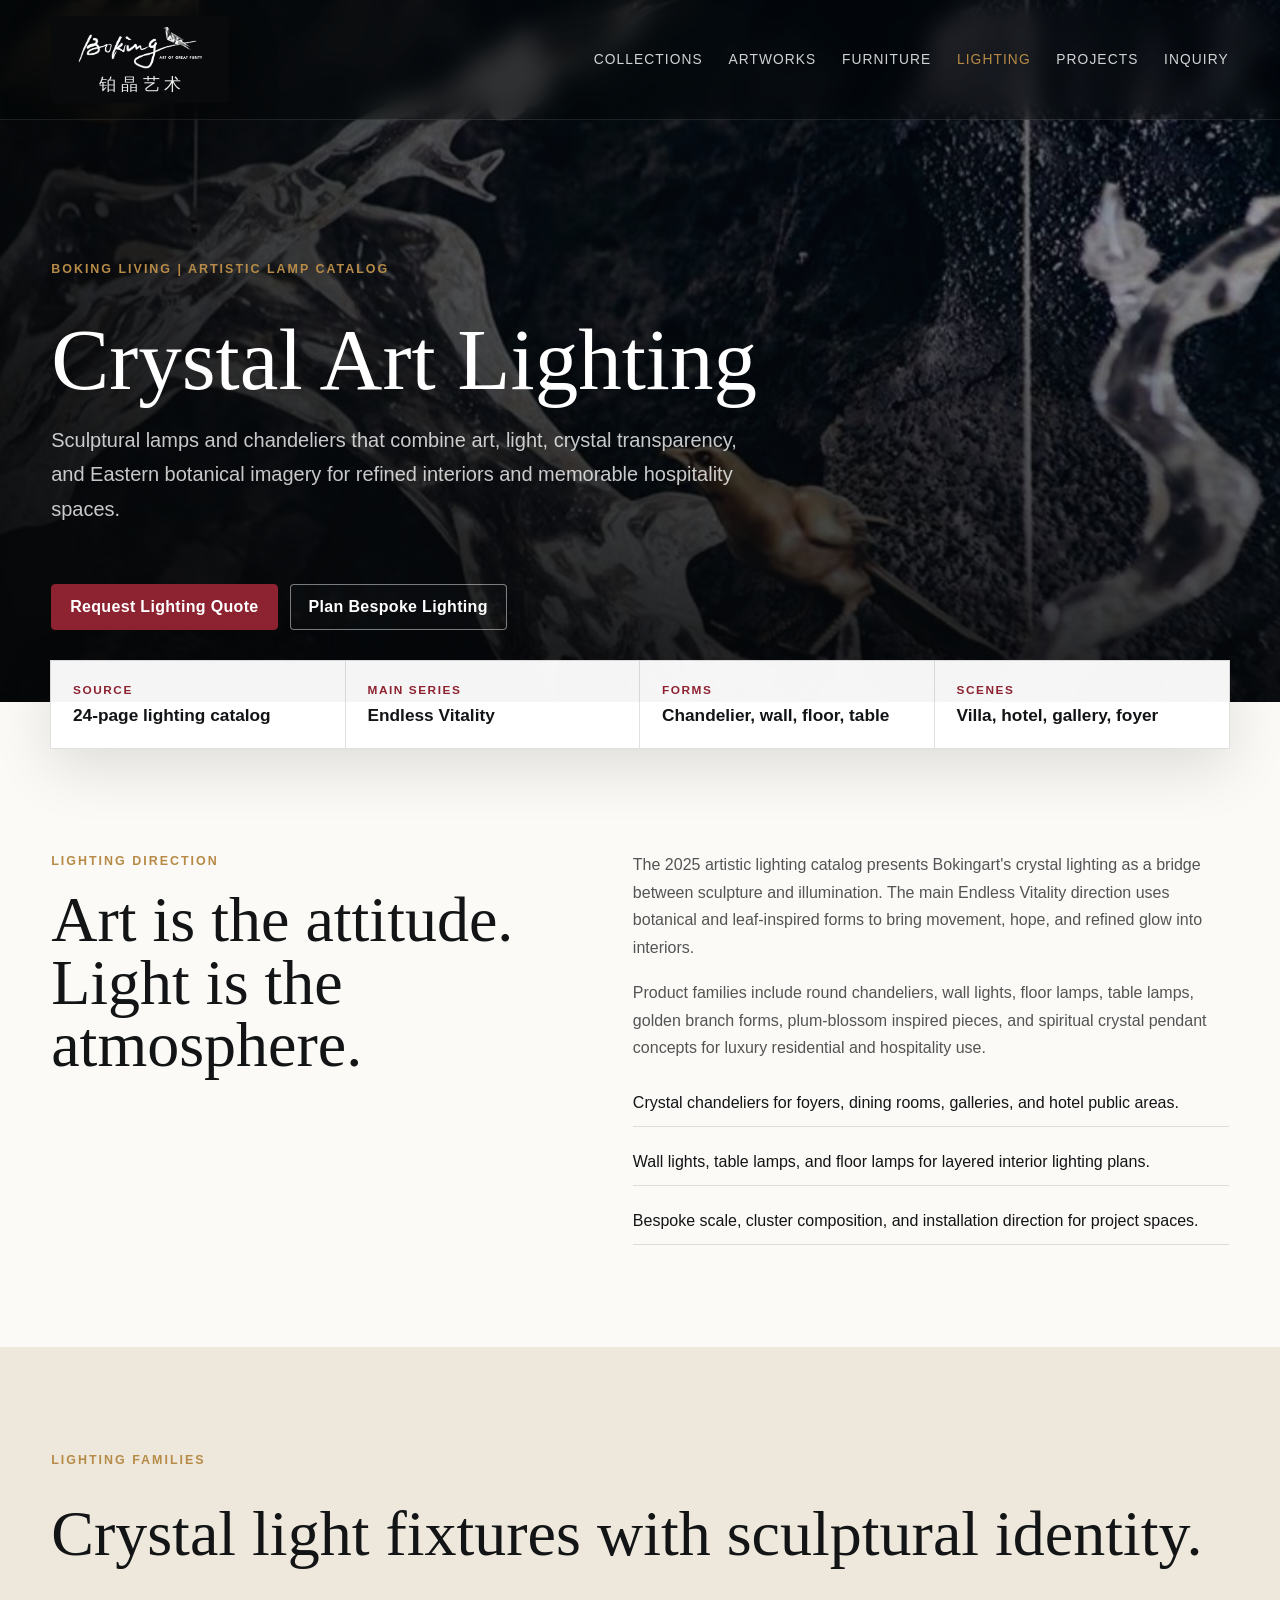
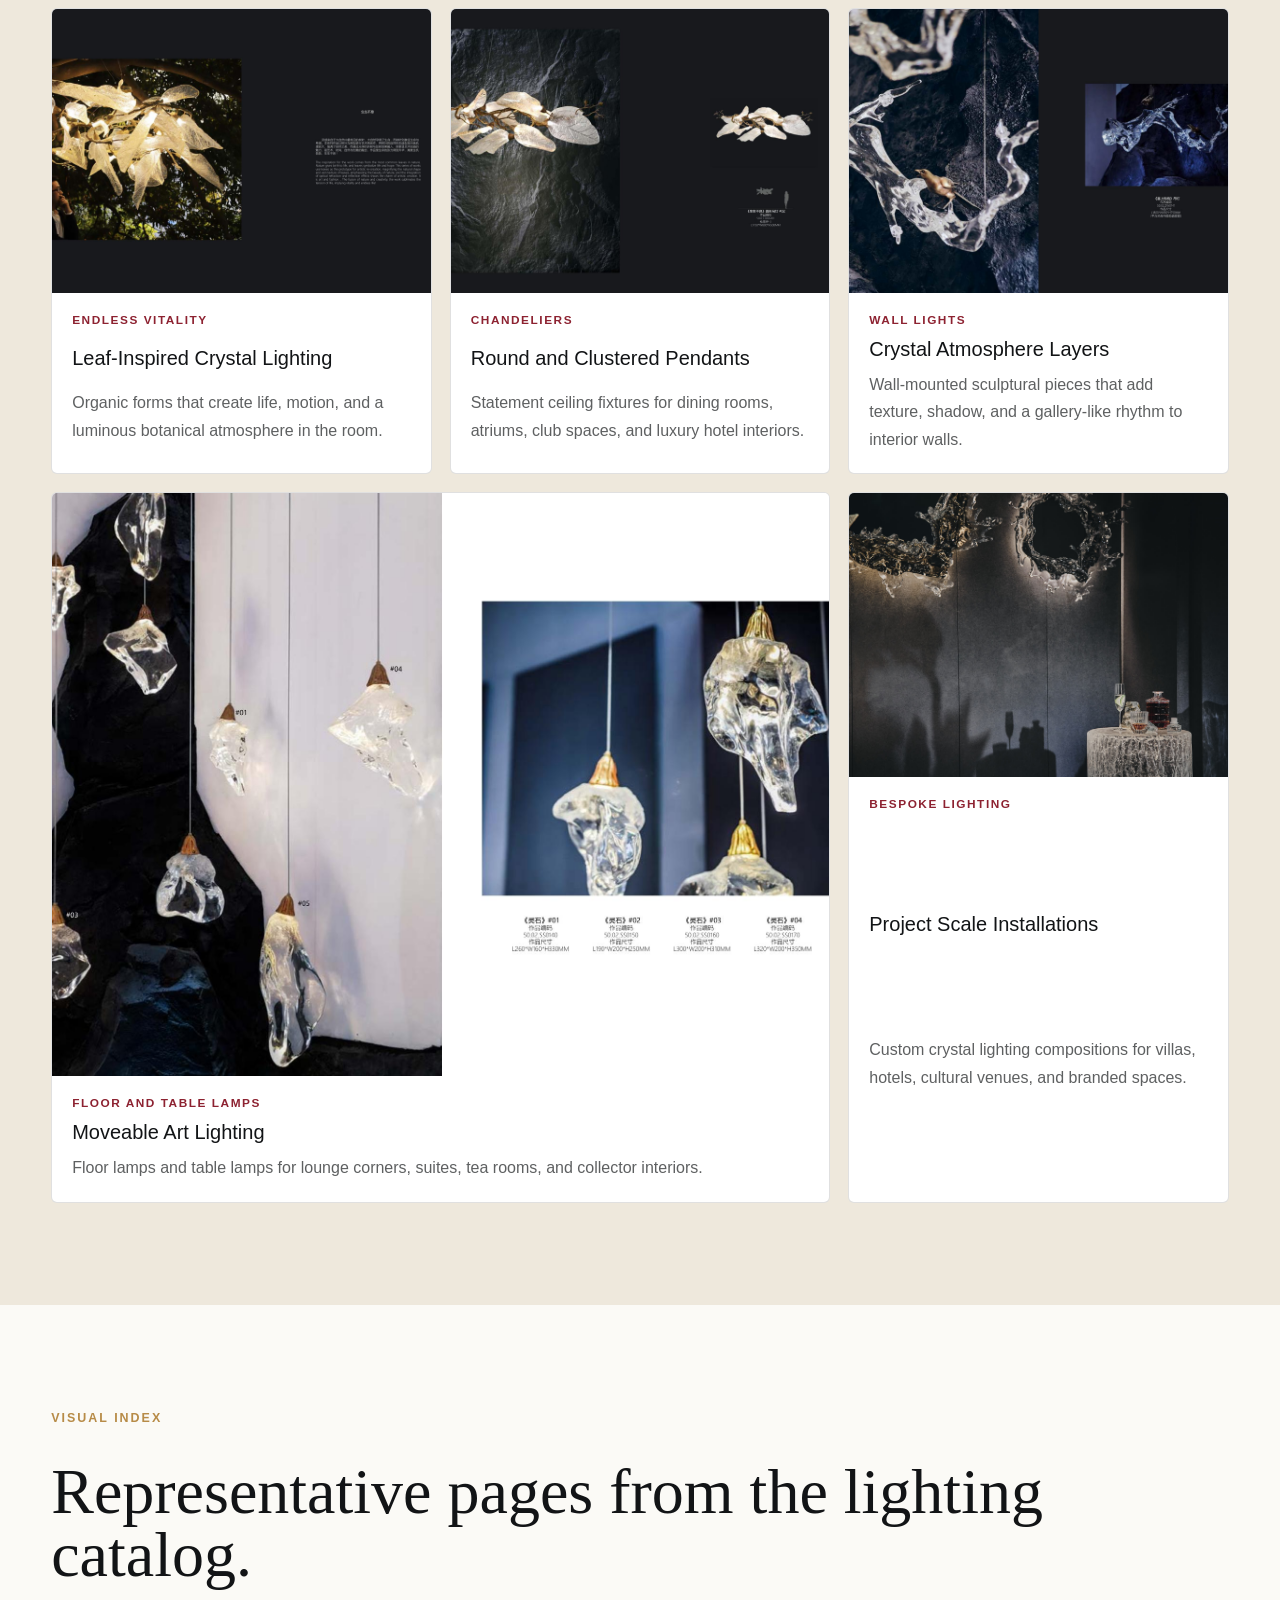
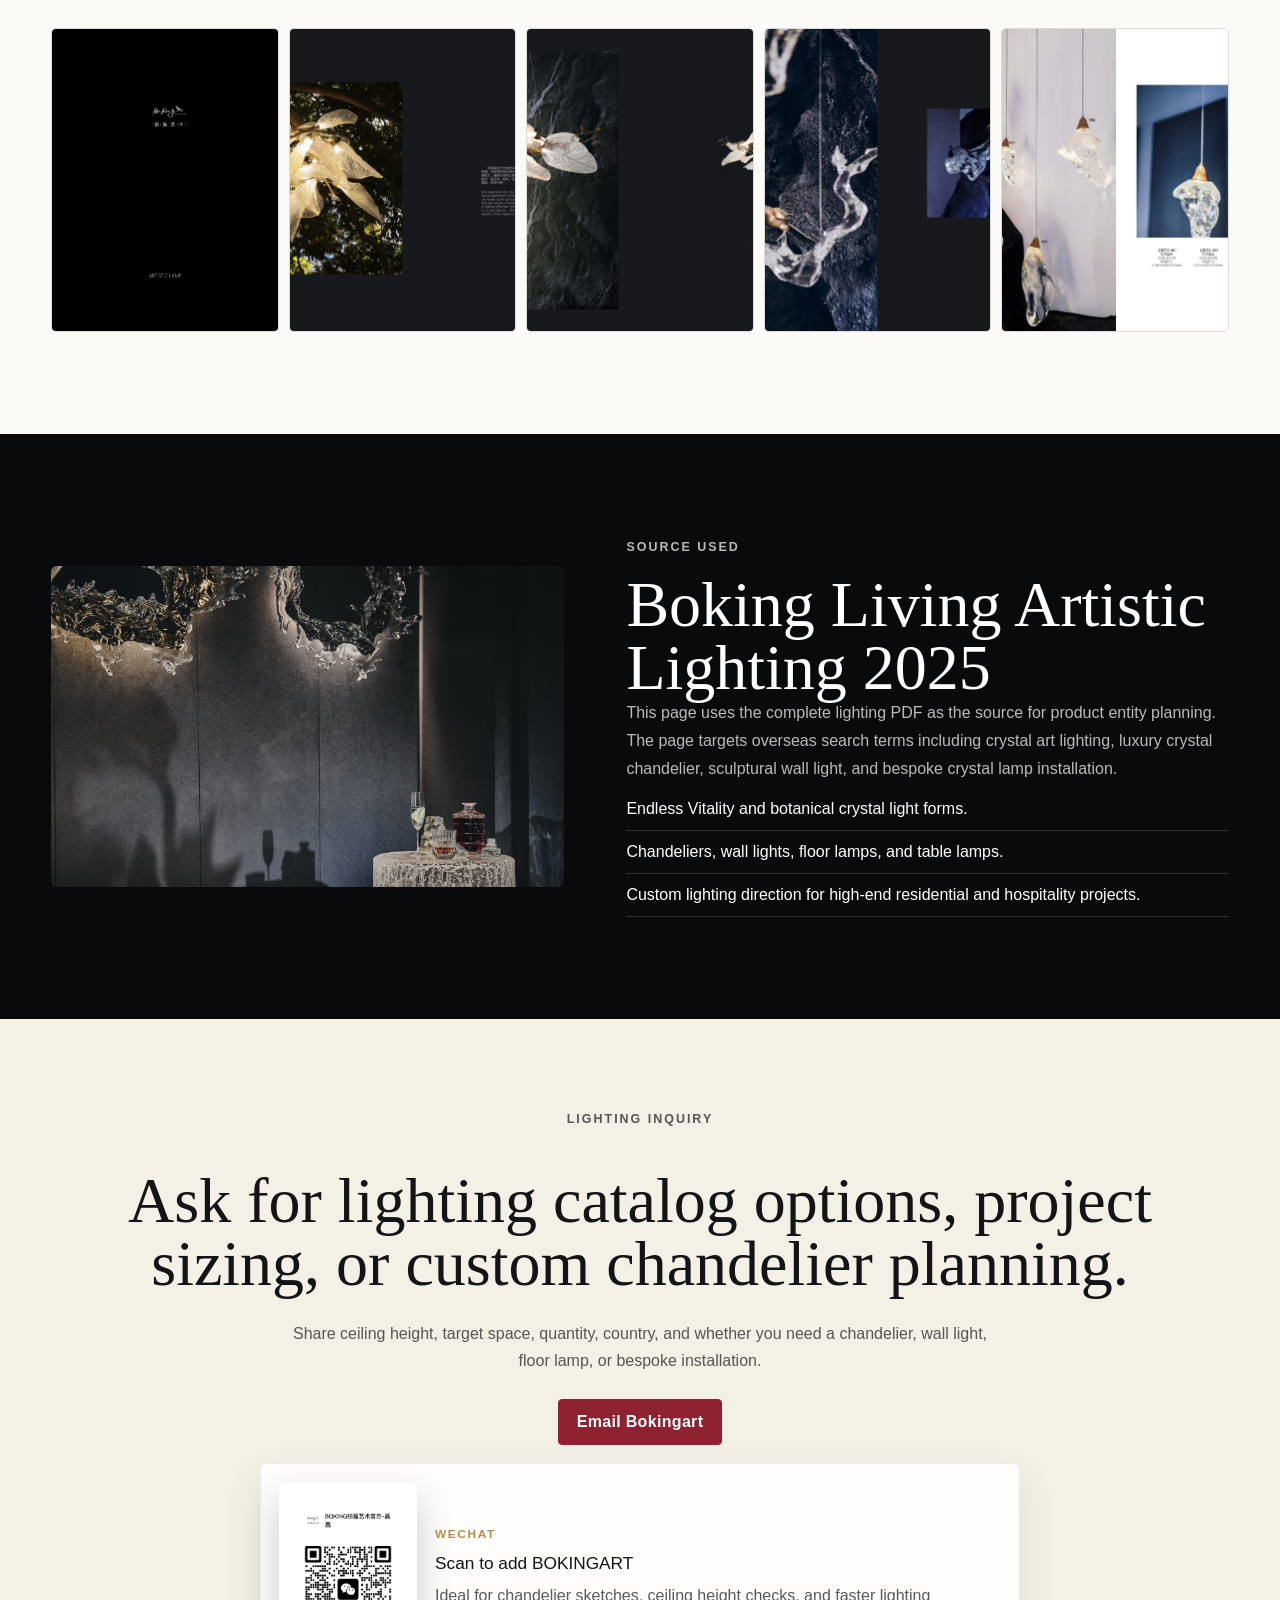
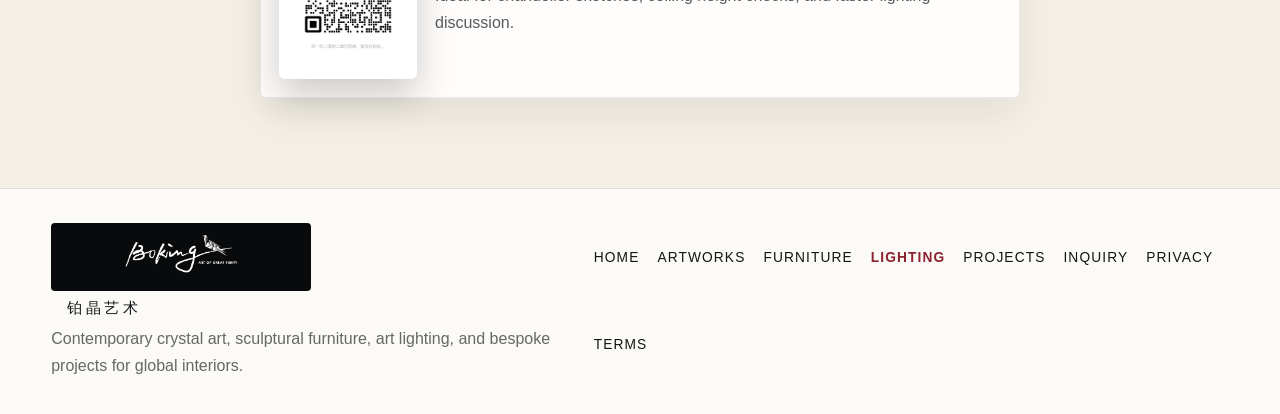
<file: lighting.html>
<!doctype html>
<html lang="en">
  <head>
    <meta charset="utf-8" />
    <meta name="viewport" content="width=device-width, initial-scale=1" />
    <title>Crystal Art Lighting, Chandeliers & Sculptural Lamps | Bokingart</title>
    <meta
      name="description"
      content="Bokingart crystal art lighting includes Endless Vitality, leaf-inspired chandeliers, wall lights, floor lamps, table lamps, and bespoke lighting for luxury interiors."
    />
    <meta name="robots" content="index,follow,max-image-preview:large" />
    <link rel="canonical" href="https://bokingart.netlify.app/lighting.html" />
    <meta property="og:type" content="product.group" />
    <meta property="og:title" content="Crystal Art Lighting, Chandeliers & Sculptural Lamps | Bokingart" />
    <meta
      property="og:description"
      content="Sculptural synthetic crystal lamps and chandeliers for villas, hotels, galleries, cultural spaces, and bespoke interiors."
    />
    <meta property="og:image" content="https://bokingart.netlify.app/assets/lighting-hero-focus.jpg" />
    <link rel="icon" href="assets/favicon.svg" type="image/svg+xml" />
    <link rel="stylesheet" href="styles.css" />
    <script type="application/ld+json">
      {
        "@context": "https://schema.org",
        "@type": "ProductGroup",
        "@id": "https://bokingart.netlify.app/lighting.html#product",
        "name": "Bokingart Crystal Art Lighting",
        "brand": { "@id": "https://bokingart.netlify.app/#organization" },
        "category": "Luxury Decorative Lighting",
        "description": "Synthetic crystal art lighting including Endless Vitality, chandeliers, wall lights, floor lamps, table lamps, and bespoke sculptural lighting.",
        "url": "https://bokingart.netlify.app/lighting.html",
        "image": "https://bokingart.netlify.app/assets/lighting-hero-focus.jpg"
      }
    </script>
  </head>
  <body>
    <a class="skip-link" href="#inquiry">Skip to inquiry</a>
    <header class="site-header" data-elevated="false">
      <a class="brand-mark" href="index.html#top" aria-label="Bokingart home">
        <img src="assets/logo-wordmark-white.png" alt="Bokingart 铂晶艺术" />
      </a>
      <button class="nav-toggle" type="button" aria-expanded="false" aria-controls="primary-navigation">
        <span class="visually-hidden">Open navigation</span>
        <span class="nav-toggle-lines" aria-hidden="true">
          <span></span>
          <span></span>
          <span></span>
        </span>
      </button>
      <nav class="main-nav" id="primary-navigation" aria-label="Primary navigation">
        <a href="index.html#collections">Collections</a>
        <a href="artworks.html">Artworks</a>
        <a href="furniture.html">Furniture</a>
        <a href="lighting.html">Lighting</a>
        <a href="custom-projects.html">Projects</a>
        <a href="#inquiry">Inquiry</a>
      </nav>
    </header>

    <main>
      <section class="sub-hero" style="--hero-image: url('assets/lighting-hero-focus.jpg')" aria-labelledby="page-title">
        <div class="sub-hero-content">
          <p class="eyebrow">Boking Living | Artistic Lamp Catalog</p>
          <h1 id="page-title">Crystal Art Lighting</h1>
          <p>
            Sculptural lamps and chandeliers that combine art, light, crystal transparency, and Eastern botanical imagery for
            refined interiors and memorable hospitality spaces.
          </p>
          <div class="hero-actions">
            <a class="button primary" href="#inquiry">Request Lighting Quote</a>
            <a class="button ghost" href="custom-projects.html">Plan Bespoke Lighting</a>
          </div>
        </div>
      </section>

      <div class="metric-row" aria-label="Lighting catalog facts">
        <div class="metric"><span>Source</span><strong>24-page lighting catalog</strong></div>
        <div class="metric"><span>Main Series</span><strong>Endless Vitality</strong></div>
        <div class="metric"><span>Forms</span><strong>Chandelier, wall, floor, table</strong></div>
        <div class="metric"><span>Scenes</span><strong>Villa, hotel, gallery, foyer</strong></div>
      </div>

      <section class="detail-intro">
        <div class="detail-grid">
          <div>
            <p class="eyebrow">Lighting Direction</p>
            <h2>Art is the attitude. Light is the atmosphere.</h2>
          </div>
          <div class="detail-copy">
            <p>
              The 2025 artistic lighting catalog presents Bokingart's crystal lighting as a bridge between sculpture and
              illumination. The main Endless Vitality direction uses botanical and leaf-inspired forms to bring movement,
              hope, and refined glow into interiors.
            </p>
            <p>
              Product families include round chandeliers, wall lights, floor lamps, table lamps, golden branch forms,
              plum-blossom inspired pieces, and spiritual crystal pendant concepts for luxury residential and hospitality use.
            </p>
            <ul class="detail-list">
              <li>Crystal chandeliers for foyers, dining rooms, galleries, and hotel public areas.</li>
              <li>Wall lights, table lamps, and floor lamps for layered interior lighting plans.</li>
              <li>Bespoke scale, cluster composition, and installation direction for project spaces.</li>
            </ul>
          </div>
        </div>
      </section>

      <section class="series-section" aria-labelledby="series-title">
        <div class="section-heading">
          <p class="eyebrow">Lighting Families</p>
          <h2 id="series-title">Crystal light fixtures with sculptural identity.</h2>
        </div>
        <div class="series-grid">
          <article class="series-card">
            <img src="assets/pdf-pages/lighting-p006.jpg" alt="Endless Vitality crystal art lighting catalog page" />
            <div>
              <span>Endless Vitality</span>
              <h3>Leaf-Inspired Crystal Lighting</h3>
              <p>Organic forms that create life, motion, and a luminous botanical atmosphere in the room.</p>
            </div>
          </article>
          <article class="series-card">
            <img src="assets/pdf-pages/lighting-p012.jpg" alt="Bokingart crystal chandelier catalog page" />
            <div>
              <span>Chandeliers</span>
              <h3>Round and Clustered Pendants</h3>
              <p>Statement ceiling fixtures for dining rooms, atriums, club spaces, and luxury hotel interiors.</p>
            </div>
          </article>
          <article class="series-card">
            <img src="assets/pdf-pages/lighting-p018.jpg" alt="Bokingart wall light and pendant catalog page" />
            <div>
              <span>Wall Lights</span>
              <h3>Crystal Atmosphere Layers</h3>
              <p>Wall-mounted sculptural pieces that add texture, shadow, and a gallery-like rhythm to interior walls.</p>
            </div>
          </article>
          <article class="series-card wide-card">
            <img src="assets/pdf-pages/lighting-p022.jpg" alt="Bokingart table and floor lamp catalog page" />
            <div>
              <span>Floor and Table Lamps</span>
              <h3>Moveable Art Lighting</h3>
              <p>Floor lamps and table lamps for lounge corners, suites, tea rooms, and collector interiors.</p>
            </div>
          </article>
          <article class="series-card">
            <img src="assets/art-lighting.jpg" alt="Bokingart crystal art lighting in gallery setting" />
            <div>
              <span>Bespoke Lighting</span>
              <h3>Project Scale Installations</h3>
              <p>Custom crystal lighting compositions for villas, hotels, cultural venues, and branded spaces.</p>
            </div>
          </article>
        </div>
      </section>

      <section class="gallery-section" aria-labelledby="gallery-title">
        <div class="section-heading">
          <p class="eyebrow">Visual Index</p>
          <h2 id="gallery-title">Representative pages from the lighting catalog.</h2>
        </div>
        <div class="catalog-strip">
          <img src="assets/pdf-pages/lighting-p001.jpg" alt="Lighting catalog cover" />
          <img src="assets/pdf-pages/lighting-p006.jpg" alt="Endless Vitality lighting page" />
          <img src="assets/pdf-pages/lighting-p012.jpg" alt="Crystal chandelier catalog page" />
          <img src="assets/pdf-pages/lighting-p018.jpg" alt="Crystal wall light catalog page" />
          <img src="assets/pdf-pages/lighting-p022.jpg" alt="Crystal table and floor lamp catalog page" />
        </div>
      </section>

      <section class="source-section">
        <div class="source-panel">
          <img src="assets/art-lighting.jpg" alt="Bokingart crystal art lighting installation in a dark interior" />
          <div>
            <p class="eyebrow">Source Used</p>
            <h2>Boking Living Artistic Lighting 2025</h2>
            <p>
              This page uses the complete lighting PDF as the source for product entity planning. The page targets overseas
              search terms including crystal art lighting, luxury crystal chandelier, sculptural wall light, and bespoke
              crystal lamp installation.
            </p>
            <ul>
              <li>Endless Vitality and botanical crystal light forms.</li>
              <li>Chandeliers, wall lights, floor lamps, and table lamps.</li>
              <li>Custom lighting direction for high-end residential and hospitality projects.</li>
            </ul>
          </div>
        </div>
      </section>

      <section id="inquiry" class="inquiry-mini">
        <p class="eyebrow">Lighting Inquiry</p>
        <h2>Ask for lighting catalog options, project sizing, or custom chandelier planning.</h2>
        <p>Share ceiling height, target space, quantity, country, and whether you need a chandelier, wall light, floor lamp, or bespoke installation.</p>
        <div class="inquiry-mini-actions">
          <a class="button primary" href="mailto:contact@bokingart.com?subject=Bokingart%20crystal%20lighting%20inquiry">Email Bokingart</a>
          <div class="wechat-inline">
            <img src="assets/wechat-qr.jpg" alt="Official Bokingart WeChat QR code for customer inquiries" />
            <div>
              <p class="contact-channel-label">WeChat</p>
              <h3>Scan to add BOKINGART</h3>
              <p>Ideal for chandelier sketches, ceiling height checks, and faster lighting discussion.</p>
            </div>
          </div>
        </div>
      </section>
    </main>

    <footer class="site-footer">
      <div>
        <img class="footer-logo" src="assets/logo-wordmark-white.png" alt="Bokingart 铂晶艺术" />
        <p>Contemporary crystal art, sculptural furniture, art lighting, and bespoke projects for global interiors.</p>
      </div>
      <div class="footer-links">
        <a href="index.html">Home</a>
        <a href="artworks.html">Artworks</a>
        <a href="furniture.html">Furniture</a>
        <a href="lighting.html">Lighting</a>
        <a href="custom-projects.html">Projects</a>
        <a href="#inquiry">Inquiry</a>
        <a href="privacy.html">Privacy</a>
        <a href="terms.html">Terms</a>
      </div>
    </footer>

    <script src="script.js"></script>
  </body>
</html>
</file>
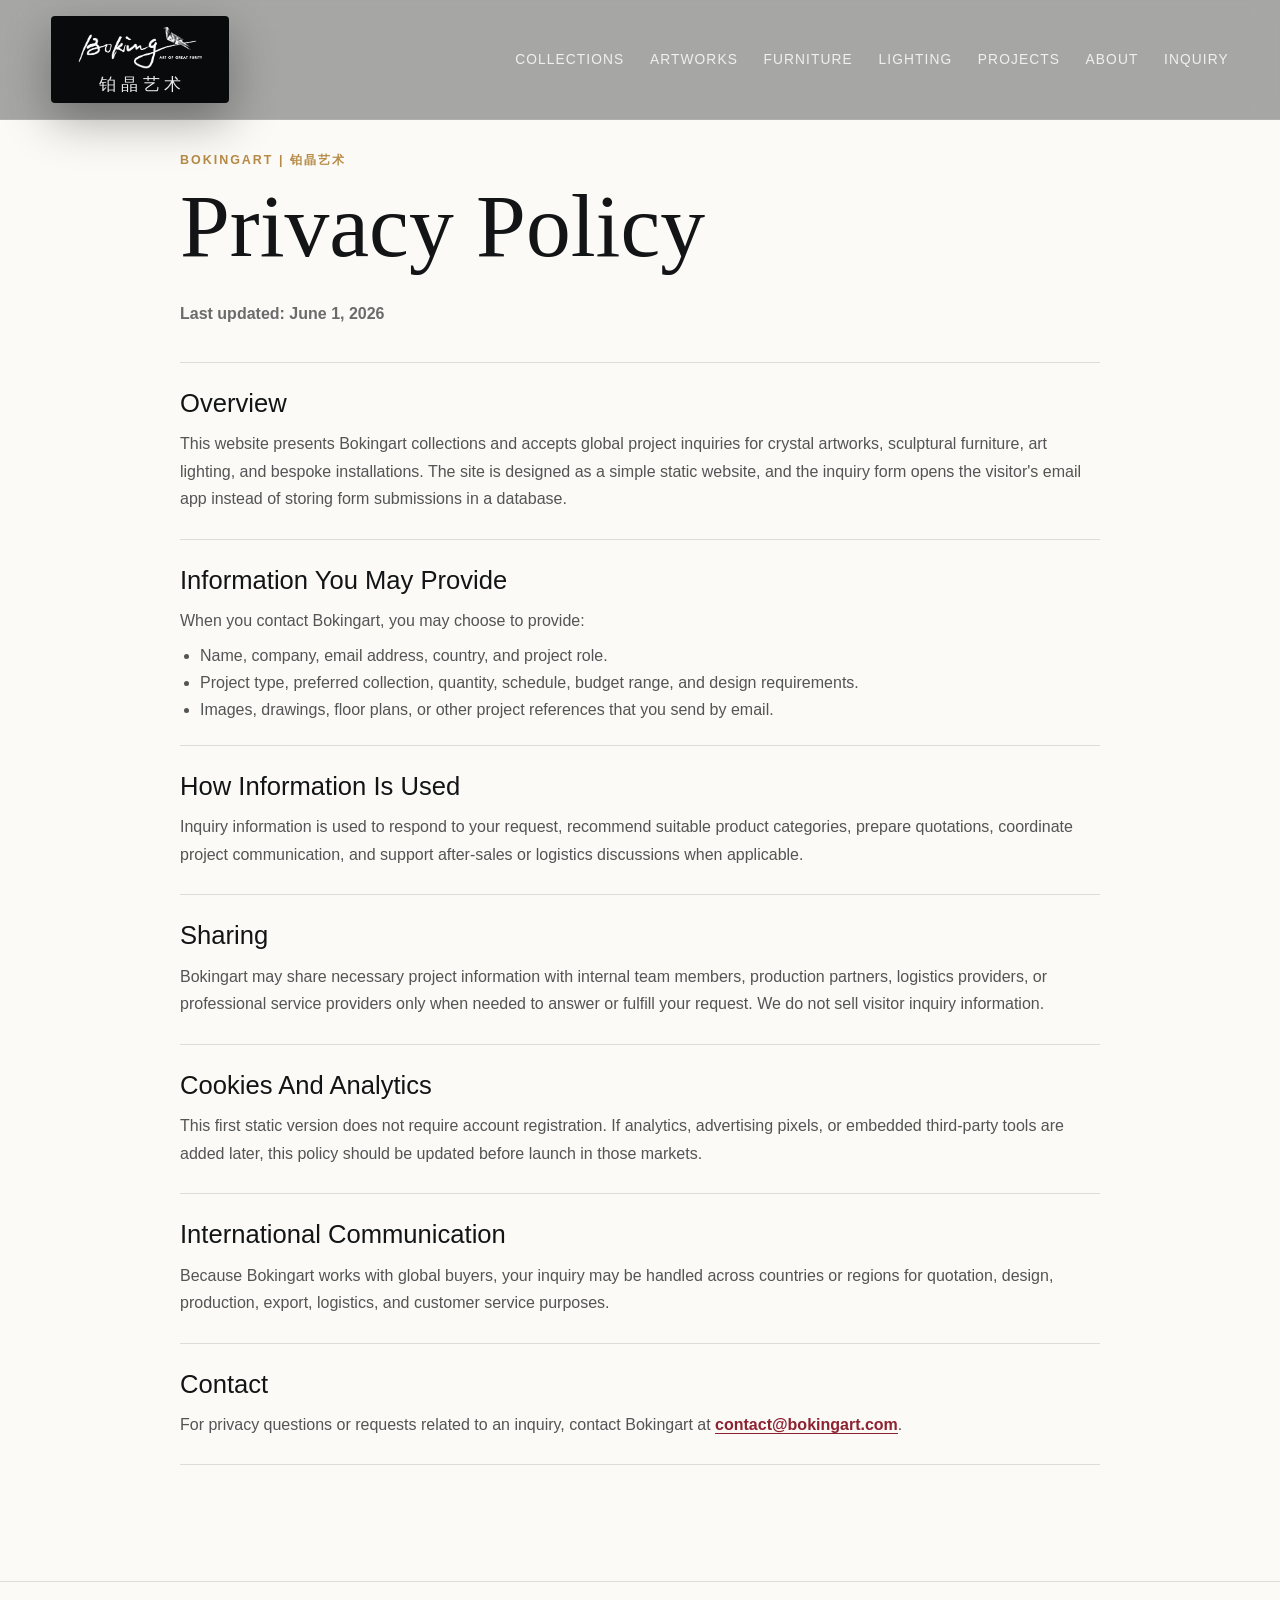
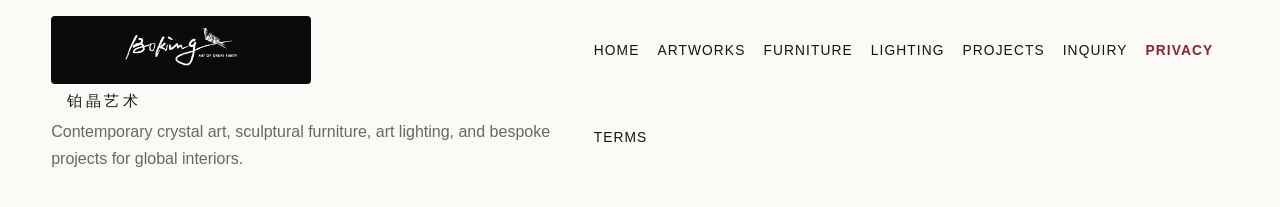
<file: privacy.html>
<!doctype html>
<html lang="en">
  <head>
    <meta charset="utf-8" />
    <meta name="viewport" content="width=device-width, initial-scale=1" />
    <title>Privacy Policy | Bokingart</title>
    <meta
      name="description"
      content="Bokingart privacy policy for global buyers, designers, collectors, and project partners using the overseas inquiry website."
    />
    <meta name="robots" content="index,follow" />
    <link rel="canonical" href="https://bokingart.netlify.app/privacy.html" />
    <meta property="og:type" content="website" />
    <meta property="og:title" content="Privacy Policy | Bokingart" />
    <meta property="og:description" content="How Bokingart handles inquiry information submitted through the overseas website." />
    <link rel="icon" href="assets/favicon.svg" type="image/svg+xml" />
    <link rel="stylesheet" href="styles.css" />
  </head>
  <body>
    <a class="skip-link" href="#content">Skip to content</a>
    <header class="site-header" data-elevated="false">
      <a class="brand-mark" href="index.html#top" aria-label="Bokingart home">
        <img src="assets/logo-wordmark-white.png" alt="Bokingart 铂晶艺术" />
      </a>
      <button class="nav-toggle" type="button" aria-expanded="false" aria-controls="primary-navigation">
        <span class="visually-hidden">Open navigation</span>
        <span class="nav-toggle-lines" aria-hidden="true">
          <span></span>
          <span></span>
          <span></span>
        </span>
      </button>
      <nav class="main-nav" id="primary-navigation" aria-label="Primary navigation">
        <a href="index.html#collections">Collections</a>
        <a href="artworks.html">Artworks</a>
        <a href="furniture.html">Furniture</a>
        <a href="lighting.html">Lighting</a>
        <a href="custom-projects.html">Projects</a>
        <a href="index.html#about">About</a>
        <a href="index.html#inquiry">Inquiry</a>
      </nav>
    </header>

    <main id="content" class="legal-main">
      <div class="legal-shell">
        <div>
          <p class="eyebrow">Bokingart | 铂晶艺术</p>
          <h1>Privacy Policy</h1>
        </div>
        <p class="legal-meta">Last updated: June 1, 2026</p>

        <div class="legal-content">
          <section>
            <h2>Overview</h2>
            <p>
              This website presents Bokingart collections and accepts global project inquiries for crystal artworks,
              sculptural furniture, art lighting, and bespoke installations. The site is designed as a simple static
              website, and the inquiry form opens the visitor's email app instead of storing form submissions in a database.
            </p>
          </section>

          <section>
            <h2>Information You May Provide</h2>
            <p>When you contact Bokingart, you may choose to provide:</p>
            <ul>
              <li>Name, company, email address, country, and project role.</li>
              <li>Project type, preferred collection, quantity, schedule, budget range, and design requirements.</li>
              <li>Images, drawings, floor plans, or other project references that you send by email.</li>
            </ul>
          </section>

          <section>
            <h2>How Information Is Used</h2>
            <p>
              Inquiry information is used to respond to your request, recommend suitable product categories, prepare
              quotations, coordinate project communication, and support after-sales or logistics discussions when applicable.
            </p>
          </section>

          <section>
            <h2>Sharing</h2>
            <p>
              Bokingart may share necessary project information with internal team members, production partners, logistics
              providers, or professional service providers only when needed to answer or fulfill your request. We do not sell
              visitor inquiry information.
            </p>
          </section>

          <section>
            <h2>Cookies And Analytics</h2>
            <p>
              This first static version does not require account registration. If analytics, advertising pixels, or embedded
              third-party tools are added later, this policy should be updated before launch in those markets.
            </p>
          </section>

          <section>
            <h2>International Communication</h2>
            <p>
              Because Bokingart works with global buyers, your inquiry may be handled across countries or regions for
              quotation, design, production, export, logistics, and customer service purposes.
            </p>
          </section>

          <section>
            <h2>Contact</h2>
            <p>
              For privacy questions or requests related to an inquiry, contact Bokingart at
              <a class="text-link" href="mailto:contact@bokingart.com">contact@bokingart.com</a>.
            </p>
          </section>
        </div>
      </div>
    </main>

    <footer class="site-footer">
      <div>
        <img class="footer-logo" src="assets/logo-wordmark-white.png" alt="Bokingart 铂晶艺术" />
        <p>Contemporary crystal art, sculptural furniture, art lighting, and bespoke projects for global interiors.</p>
      </div>
      <div class="footer-links">
        <a href="index.html">Home</a>
        <a href="artworks.html">Artworks</a>
        <a href="furniture.html">Furniture</a>
        <a href="lighting.html">Lighting</a>
        <a href="custom-projects.html">Projects</a>
        <a href="index.html#inquiry">Inquiry</a>
        <a href="privacy.html">Privacy</a>
        <a href="terms.html">Terms</a>
      </div>
    </footer>

    <script src="script.js"></script>
  </body>
</html>
</file>
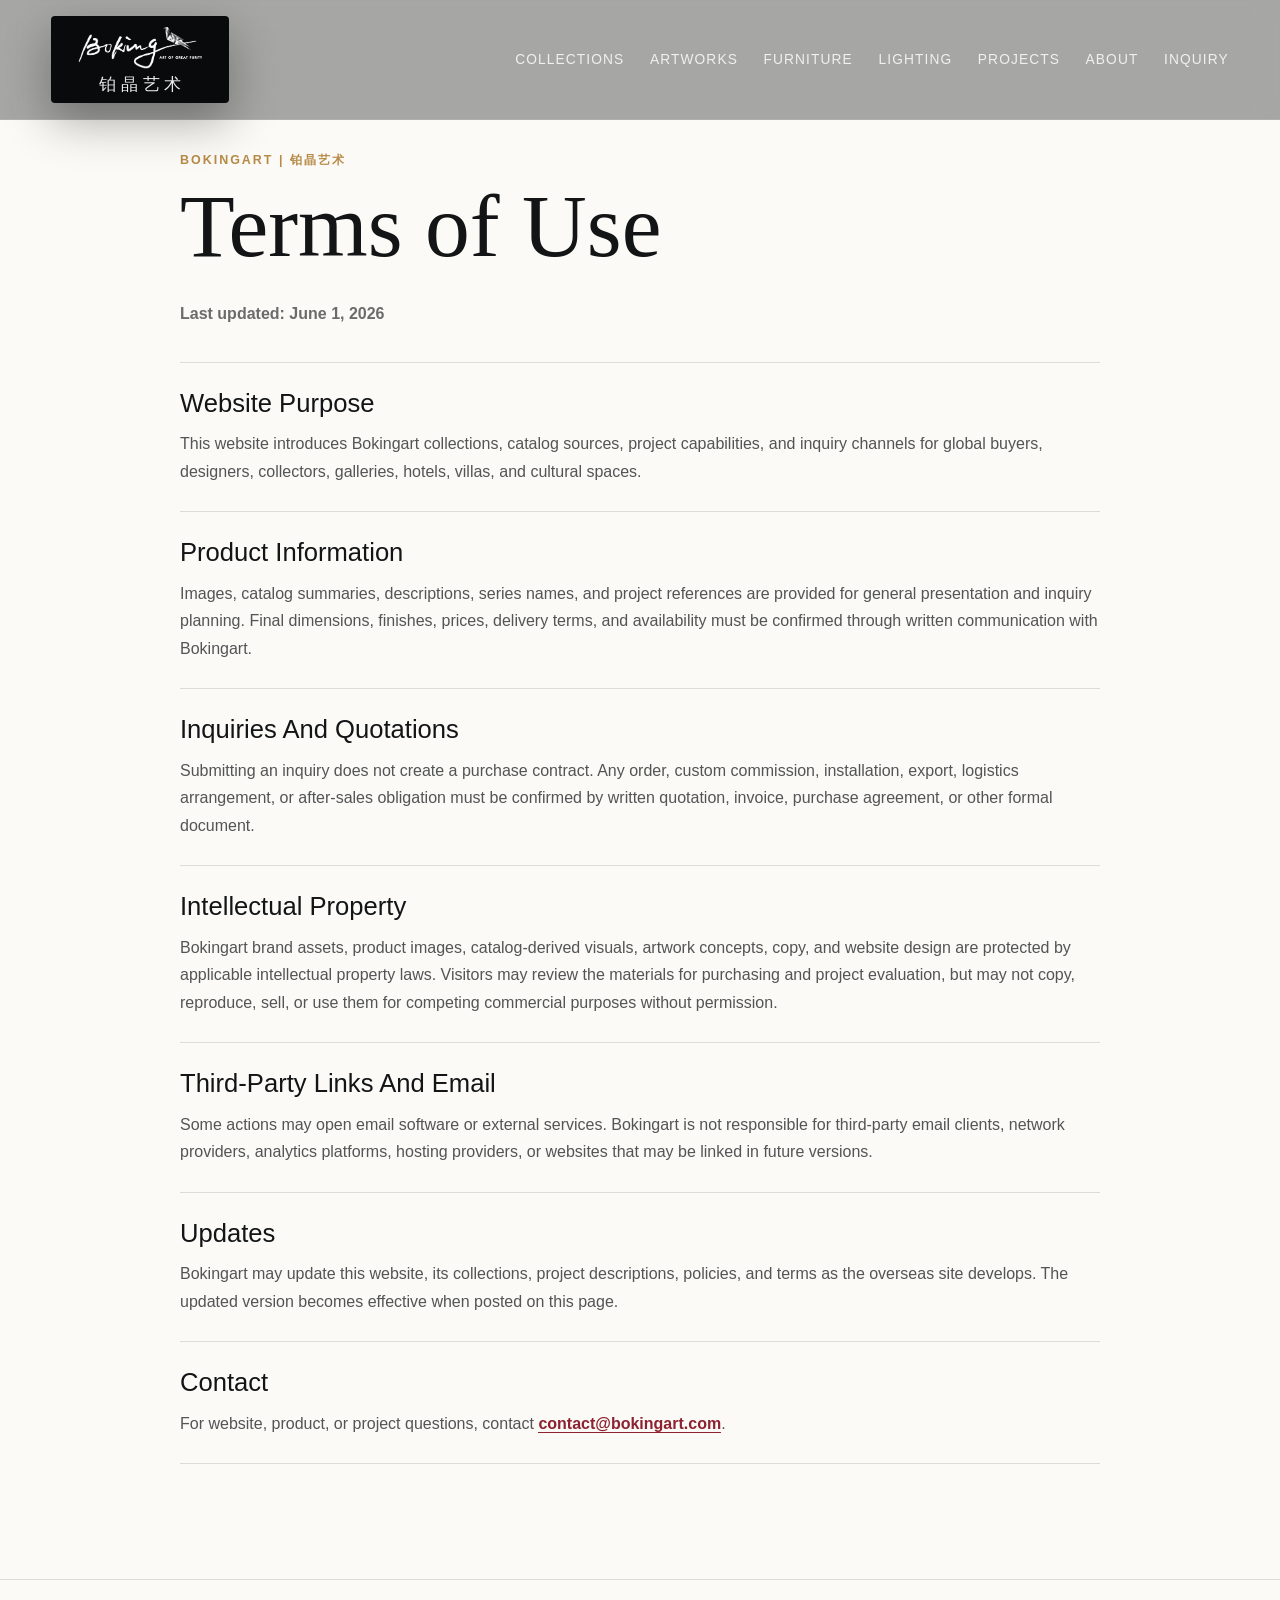
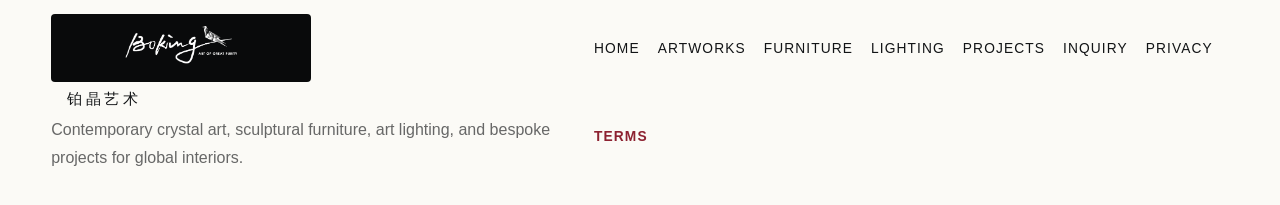
<file: terms.html>
<!doctype html>
<html lang="en">
  <head>
    <meta charset="utf-8" />
    <meta name="viewport" content="width=device-width, initial-scale=1" />
    <title>Terms of Use | Bokingart</title>
    <meta
      name="description"
      content="Bokingart website terms for global buyers, designers, collectors, and project partners reviewing overseas crystal art collections."
    />
    <meta name="robots" content="index,follow" />
    <link rel="canonical" href="https://bokingart.netlify.app/terms.html" />
    <meta property="og:type" content="website" />
    <meta property="og:title" content="Terms of Use | Bokingart" />
    <meta property="og:description" content="Terms for using the Bokingart overseas website and submitting project inquiries." />
    <link rel="icon" href="assets/favicon.svg" type="image/svg+xml" />
    <link rel="stylesheet" href="styles.css" />
  </head>
  <body>
    <a class="skip-link" href="#content">Skip to content</a>
    <header class="site-header" data-elevated="false">
      <a class="brand-mark" href="index.html#top" aria-label="Bokingart home">
        <img src="assets/logo-wordmark-white.png" alt="Bokingart 铂晶艺术" />
      </a>
      <button class="nav-toggle" type="button" aria-expanded="false" aria-controls="primary-navigation">
        <span class="visually-hidden">Open navigation</span>
        <span class="nav-toggle-lines" aria-hidden="true">
          <span></span>
          <span></span>
          <span></span>
        </span>
      </button>
      <nav class="main-nav" id="primary-navigation" aria-label="Primary navigation">
        <a href="index.html#collections">Collections</a>
        <a href="artworks.html">Artworks</a>
        <a href="furniture.html">Furniture</a>
        <a href="lighting.html">Lighting</a>
        <a href="custom-projects.html">Projects</a>
        <a href="index.html#about">About</a>
        <a href="index.html#inquiry">Inquiry</a>
      </nav>
    </header>

    <main id="content" class="legal-main">
      <div class="legal-shell">
        <div>
          <p class="eyebrow">Bokingart | 铂晶艺术</p>
          <h1>Terms of Use</h1>
        </div>
        <p class="legal-meta">Last updated: June 1, 2026</p>

        <div class="legal-content">
          <section>
            <h2>Website Purpose</h2>
            <p>
              This website introduces Bokingart collections, catalog sources, project capabilities, and inquiry channels for
              global buyers, designers, collectors, galleries, hotels, villas, and cultural spaces.
            </p>
          </section>

          <section>
            <h2>Product Information</h2>
            <p>
              Images, catalog summaries, descriptions, series names, and project references are provided for general
              presentation and inquiry planning. Final dimensions, finishes, prices, delivery terms, and availability must be
              confirmed through written communication with Bokingart.
            </p>
          </section>

          <section>
            <h2>Inquiries And Quotations</h2>
            <p>
              Submitting an inquiry does not create a purchase contract. Any order, custom commission, installation, export,
              logistics arrangement, or after-sales obligation must be confirmed by written quotation, invoice, purchase
              agreement, or other formal document.
            </p>
          </section>

          <section>
            <h2>Intellectual Property</h2>
            <p>
              Bokingart brand assets, product images, catalog-derived visuals, artwork concepts, copy, and website design are
              protected by applicable intellectual property laws. Visitors may review the materials for purchasing and project
              evaluation, but may not copy, reproduce, sell, or use them for competing commercial purposes without permission.
            </p>
          </section>

          <section>
            <h2>Third-Party Links And Email</h2>
            <p>
              Some actions may open email software or external services. Bokingart is not responsible for third-party email
              clients, network providers, analytics platforms, hosting providers, or websites that may be linked in future
              versions.
            </p>
          </section>

          <section>
            <h2>Updates</h2>
            <p>
              Bokingart may update this website, its collections, project descriptions, policies, and terms as the overseas
              site develops. The updated version becomes effective when posted on this page.
            </p>
          </section>

          <section>
            <h2>Contact</h2>
            <p>
              For website, product, or project questions, contact
              <a class="text-link" href="mailto:contact@bokingart.com">contact@bokingart.com</a>.
            </p>
          </section>
        </div>
      </div>
    </main>

    <footer class="site-footer">
      <div>
        <img class="footer-logo" src="assets/logo-wordmark-white.png" alt="Bokingart 铂晶艺术" />
        <p>Contemporary crystal art, sculptural furniture, art lighting, and bespoke projects for global interiors.</p>
      </div>
      <div class="footer-links">
        <a href="index.html">Home</a>
        <a href="artworks.html">Artworks</a>
        <a href="furniture.html">Furniture</a>
        <a href="lighting.html">Lighting</a>
        <a href="custom-projects.html">Projects</a>
        <a href="index.html#inquiry">Inquiry</a>
        <a href="privacy.html">Privacy</a>
        <a href="terms.html">Terms</a>
      </div>
    </footer>

    <script src="script.js"></script>
  </body>
</html>
</file>
<file: styles.css>
:root {
  --ink: #121416;
  --ash: #3c4142;
  --stone: #f3f0ea;
  --paper: #fbfaf6;
  --line: rgba(18, 20, 22, 0.13);
  --white: #ffffff;
  --crystal: #c9edf0;
  --gold: #b78b47;
  --cinnabar: #8d2231;
  --deep: #090a0b;
  --max: 1180px;
  color-scheme: light;
}

* {
  box-sizing: border-box;
}

html {
  scroll-behavior: smooth;
  scroll-padding-top: 96px;
}

body {
  margin: 0;
  font-family: "Aptos", "Segoe UI", "Helvetica Neue", Arial, sans-serif;
  color: var(--ink);
  background: var(--paper);
  letter-spacing: 0;
  opacity: 0;
  transform: translateY(8px);
  transition: opacity 520ms ease, transform 520ms ease, filter 420ms ease;
}

body.page-loaded {
  opacity: 1;
  transform: translateY(0);
}

body.is-leaving {
  opacity: 0;
  filter: blur(4px);
  transform: translateY(-8px);
}

img {
  display: block;
  max-width: 100%;
}

a {
  color: inherit;
  text-decoration: none;
}

:focus-visible {
  outline: 2px solid var(--gold);
  outline-offset: 4px;
}

.visually-hidden {
  position: absolute;
  width: 1px;
  height: 1px;
  padding: 0;
  margin: -1px;
  overflow: hidden;
  clip: rect(0 0 0 0);
  white-space: nowrap;
  border: 0;
}

p {
  margin: 0;
  line-height: 1.72;
}

h1,
h2,
h3 {
  margin: 0;
  font-weight: 500;
  letter-spacing: 0;
}

h1 {
  font-family: Georgia, "Times New Roman", serif;
  font-size: clamp(4.2rem, 13vw, 11rem);
  line-height: 0.82;
}

h2 {
  font-family: Georgia, "Times New Roman", serif;
  font-size: clamp(2.2rem, 5vw, 5rem);
  line-height: 0.98;
}

h3 {
  font-size: 1.25rem;
  line-height: 1.2;
}

.skip-link {
  position: fixed;
  left: 16px;
  top: -80px;
  z-index: 100;
  background: var(--white);
  color: var(--ink);
  padding: 10px 14px;
}

.skip-link:focus {
  top: 16px;
}

.site-header {
  position: fixed;
  top: 0;
  left: 0;
  right: 0;
  z-index: 20;
  display: flex;
  align-items: center;
  justify-content: space-between;
  gap: 24px;
  padding: 16px clamp(18px, 4vw, 54px);
  color: var(--white);
  background: rgba(5, 6, 7, 0.34);
  backdrop-filter: blur(12px);
  transition: background 180ms ease, color 180ms ease, border-color 180ms ease, box-shadow 180ms ease, transform 360ms ease;
  border-bottom: 1px solid rgba(255, 255, 255, 0.1);
}

.site-header[data-elevated="true"] {
  color: var(--ink);
  background: rgba(251, 250, 246, 0.94);
  backdrop-filter: blur(16px);
  border-bottom-color: var(--line);
  box-shadow: 0 12px 42px rgba(18, 20, 22, 0.08);
}

.brand-mark {
  display: inline-flex;
  flex-direction: column;
  align-items: center;
  justify-content: center;
  width: 178px;
  min-height: 78px;
  padding: 11px 12px 10px;
  gap: 7px;
  background: var(--deep);
  border: 0;
  border-radius: 4px;
  overflow: hidden;
  box-shadow: 0 18px 48px rgba(0, 0, 0, 0.32);
  transition: transform 220ms ease, box-shadow 220ms ease, background 220ms ease;
}

.brand-mark:hover {
  transform: translateY(-1px);
  background: #050506;
  box-shadow: 0 22px 56px rgba(0, 0, 0, 0.36);
}

.brand-mark img {
  width: 100%;
  height: 42px;
  object-fit: contain;
  object-position: center;
}

.brand-mark::after {
  content: "铂晶艺术";
  display: block;
  color: rgba(255, 255, 255, 0.92);
  font-family: "Microsoft YaHei UI", "Microsoft YaHei", "Noto Sans SC", sans-serif;
  font-size: 1.08rem;
  font-weight: 500;
  line-height: 1;
  letter-spacing: 0.28em;
  text-indent: 0.28em;
  white-space: nowrap;
}

.brand-script {
  font-family: "Brush Script MT", "Segoe Script", Georgia, serif;
  font-size: 2.2rem;
  line-height: 0.85;
}

.brand-sub {
  font-size: 0.64rem;
  text-transform: uppercase;
  letter-spacing: 0.16em;
}

.main-nav {
  display: flex;
  gap: clamp(14px, 2vw, 32px);
  font-size: 0.86rem;
  text-transform: uppercase;
  letter-spacing: 0.08em;
  align-items: center;
}

.nav-toggle {
  display: none;
  position: relative;
  width: 46px;
  height: 46px;
  place-items: center;
  border: 1px solid rgba(255, 255, 255, 0.32);
  border-radius: 4px;
  background: rgba(255, 255, 255, 0.08);
  color: currentColor;
  cursor: pointer;
  transition: background 180ms ease, border-color 180ms ease, transform 180ms ease;
}

.nav-toggle:hover {
  transform: translateY(-1px);
  border-color: rgba(183, 139, 71, 0.72);
  background: rgba(255, 255, 255, 0.14);
}

.nav-toggle-lines {
  display: grid;
  gap: 5px;
  width: 21px;
}

.nav-toggle-lines span {
  display: block;
  width: 100%;
  height: 2px;
  background: currentColor;
  transform-origin: center;
  transition: transform 220ms ease, opacity 180ms ease;
}

.main-nav a {
  position: relative;
  opacity: 0.82;
  transition: opacity 180ms ease;
}

.main-nav a::after {
  content: "";
  position: absolute;
  left: 0;
  right: 0;
  bottom: -8px;
  height: 1px;
  background: currentColor;
  transform: scaleX(0);
  transform-origin: left;
  transition: transform 220ms ease;
}

.main-nav a:hover {
  opacity: 1;
}

.main-nav a[aria-current="page"] {
  opacity: 1;
  color: var(--gold);
}

.main-nav a:hover::after {
  transform: scaleX(1);
}

.hero {
  position: relative;
  min-height: 90vh;
  display: grid;
  align-items: end;
  overflow: hidden;
  color: var(--white);
  background: var(--deep);
}

.hero picture,
.hero picture img {
  position: absolute;
  inset: 0;
  width: 100%;
  height: 100%;
}

.hero picture img {
  object-fit: cover;
  object-position: center;
  filter: contrast(1.05) saturate(0.96);
  transform: scale(1.03);
  animation: slow-drift 16s ease-out both;
}

.hero::after {
  content: "";
  position: absolute;
  inset: auto 0 0;
  height: 36%;
  pointer-events: none;
  background: linear-gradient(0deg, rgba(201, 237, 240, 0.1), transparent);
  mix-blend-mode: screen;
  opacity: 0.72;
  animation: crystal-glow 4.8s ease-in-out infinite alternate;
}

.hero-shade {
  position: absolute;
  inset: 0;
  background:
    linear-gradient(90deg, rgba(5, 5, 5, 0.82), rgba(5, 5, 5, 0.34) 48%, rgba(5, 5, 5, 0.16)),
    linear-gradient(0deg, rgba(5, 5, 5, 0.72), transparent 52%);
}

.hero-content {
  position: relative;
  z-index: 1;
  width: min(var(--max), calc(100% - 36px));
  margin: 0 auto;
  padding: 170px 0 118px;
}

.hero-content .eyebrow,
.hero-content h1,
.hero-line,
.hero-actions {
  animation: hero-rise 760ms cubic-bezier(0.2, 0.72, 0.18, 1) both;
}

.hero-content h1 {
  animation-delay: 90ms;
  letter-spacing: 0.01em;
}

.hero-line {
  animation-delay: 180ms;
}

.hero-actions {
  animation-delay: 270ms;
}

.hero-line {
  width: min(700px, 100%);
  margin-top: 26px;
  font-size: clamp(1.1rem, 2vw, 1.45rem);
  color: rgba(255, 255, 255, 0.82);
}

.eyebrow {
  margin-bottom: 16px;
  color: var(--gold);
  font-size: 0.78rem;
  font-weight: 700;
  text-transform: uppercase;
  letter-spacing: 0.16em;
}

.hero-actions {
  display: flex;
  flex-wrap: wrap;
  gap: 12px;
  margin-top: 34px;
}

.button {
  display: inline-flex;
  align-items: center;
  justify-content: center;
  min-height: 46px;
  padding: 13px 18px;
  border: 1px solid transparent;
  border-radius: 4px;
  font-weight: 700;
  letter-spacing: 0.02em;
  cursor: pointer;
  transition: transform 180ms ease, box-shadow 180ms ease, background 180ms ease, border-color 180ms ease;
}

.button.primary {
  background: var(--cinnabar);
  color: var(--white);
  border-color: var(--cinnabar);
}

.button.primary:hover {
  background: #9d2738;
  border-color: #9d2738;
}

.button.ghost {
  color: var(--white);
  border-color: rgba(255, 255, 255, 0.46);
  background: rgba(255, 255, 255, 0.02);
}

.button.ghost:hover {
  border-color: rgba(255, 255, 255, 0.74);
  background: rgba(255, 255, 255, 0.08);
}

.button.outline {
  color: var(--ink);
  border-color: rgba(18, 20, 22, 0.24);
  background: rgba(255, 255, 255, 0.58);
}

.button.outline:hover {
  border-color: rgba(141, 34, 49, 0.42);
  background: rgba(255, 255, 255, 0.82);
}

.button:hover {
  transform: translateY(-1px);
  box-shadow: 0 12px 30px rgba(0, 0, 0, 0.16);
}

.hero-proof {
  position: relative;
  z-index: 2;
  display: grid;
  grid-template-columns: repeat(4, 1fr);
  border-top: 1px solid rgba(255, 255, 255, 0.18);
  background: rgba(9, 10, 11, 0.64);
  backdrop-filter: blur(8px);
}

.hero-proof span {
  padding: 22px clamp(14px, 3vw, 44px);
  border-right: 1px solid rgba(255, 255, 255, 0.14);
  color: rgba(255, 255, 255, 0.82);
  font-size: 0.92rem;
}

.intro-band,
.section,
.brand-architecture,
.inquiry-section {
  padding: clamp(68px, 9vw, 128px) clamp(18px, 4vw, 54px);
}

.intro-band {
  background: var(--stone);
}

.section-grid {
  width: min(var(--max), 100%);
  margin: 0 auto;
  display: grid;
  gap: clamp(28px, 6vw, 84px);
}

.section-grid.two {
  grid-template-columns: minmax(0, 0.88fr) minmax(0, 1.12fr);
}

.copy-stack {
  display: grid;
  gap: 18px;
  color: rgba(18, 20, 22, 0.76);
  font-size: 1.03rem;
}

.section.light {
  background: var(--paper);
}

.section.dark {
  background: var(--deep);
  color: var(--white);
}

.section.editorial {
  background: #ebe7df;
}

.section.about {
  background: var(--paper);
}

.section-heading {
  width: min(var(--max), 100%);
  margin: 0 auto 42px;
  display: grid;
  gap: 16px;
}

.section-heading p:not(.eyebrow) {
  max-width: 760px;
  color: rgba(18, 20, 22, 0.72);
}

.section-heading.narrow {
  max-width: 860px;
  text-align: center;
}

.section-heading.narrow p {
  margin: 0 auto;
}

.collection-grid {
  width: min(var(--max), 100%);
  margin: 0 auto;
  display: grid;
  grid-template-columns: repeat(3, minmax(0, 1fr));
  gap: 18px;
}

.collection-card {
  display: grid;
  background: var(--white);
  border: 1px solid var(--line);
  border-radius: 6px;
  overflow: hidden;
  will-change: transform;
  transition: transform 260ms ease, box-shadow 260ms ease, border-color 260ms ease;
}

.collection-card:hover,
.source-card:hover,
.series-card:hover {
  transform: translateY(-5px);
  border-color: rgba(183, 139, 71, 0.48);
  box-shadow: 0 18px 60px rgba(18, 20, 22, 0.12);
}

.collection-card img {
  width: 100%;
  aspect-ratio: 4 / 5;
  object-fit: cover;
  transition: transform 420ms ease, filter 420ms ease;
}

.collection-card:hover img,
.source-card:hover img,
.series-card:hover img {
  transform: scale(1.035);
  filter: contrast(1.04) saturate(1.02);
}

.collection-card div {
  display: grid;
  gap: 12px;
  padding: 24px;
}

.collection-card p:not(.card-kicker) {
  color: rgba(18, 20, 22, 0.68);
}

.text-link {
  width: fit-content;
  color: var(--cinnabar);
  font-weight: 800;
  border-bottom: 1px solid currentColor;
  transition: transform 180ms ease, color 180ms ease;
}

.text-link:hover {
  color: var(--gold);
  transform: translateX(3px);
}

.card-kicker {
  color: var(--cinnabar);
  font-size: 0.74rem;
  font-weight: 800;
  letter-spacing: 0.14em;
  text-transform: uppercase;
}

.feature-layout {
  width: min(var(--max), 100%);
  margin: 0 auto;
  display: grid;
  grid-template-columns: minmax(0, 0.9fr) minmax(0, 1.1fr);
  gap: clamp(28px, 6vw, 76px);
  align-items: center;
}

.feature-copy {
  display: grid;
  gap: 24px;
}

.feature-copy p:not(.eyebrow) {
  color: rgba(255, 255, 255, 0.72);
}

.facts {
  display: grid;
  grid-template-columns: repeat(2, minmax(0, 1fr));
  gap: 1px;
  margin: 8px 0 0;
  background: rgba(255, 255, 255, 0.16);
}

.facts div {
  padding: 18px;
  background: var(--deep);
}

.facts dt {
  color: var(--gold);
  font-size: 0.75rem;
  text-transform: uppercase;
  letter-spacing: 0.1em;
}

.facts dd {
  margin: 8px 0 0;
  color: rgba(255, 255, 255, 0.84);
}

.feature-media {
  margin: 0;
}

.feature-media img {
  width: 100%;
  aspect-ratio: 5 / 4;
  object-fit: cover;
  border-radius: 6px;
  box-shadow: 0 22px 70px rgba(0, 0, 0, 0.18);
}

.timeline {
  width: min(var(--max), 100%);
  margin: 0 auto;
  display: grid;
  grid-template-columns: repeat(3, minmax(0, 1fr));
  border-top: 1px solid rgba(18, 20, 22, 0.18);
}

.timeline article {
  padding: 26px 24px 4px;
  border-right: 1px solid rgba(18, 20, 22, 0.13);
}

.timeline article:last-child {
  border-right: none;
}

.timeline span {
  display: inline-block;
  margin-bottom: 18px;
  color: var(--cinnabar);
  font-weight: 800;
}

.timeline h3 {
  margin-bottom: 12px;
}

.timeline p {
  color: rgba(18, 20, 22, 0.68);
}

.section-cta {
  width: min(var(--max), 100%);
  margin: 36px auto 0;
  display: flex;
  flex-wrap: wrap;
  gap: 12px;
}

.catalog-section {
  background: #f5f0e6;
}

.source-grid {
  width: min(var(--max), 100%);
  margin: 0 auto;
  display: grid;
  grid-template-columns: repeat(3, minmax(0, 1fr));
  gap: 18px;
}

.source-card {
  display: grid;
  grid-template-rows: auto 1fr;
  background: var(--white);
  border: 1px solid var(--line);
  border-radius: 6px;
  overflow: hidden;
  transition: transform 260ms ease, box-shadow 260ms ease, border-color 260ms ease;
}

.source-card img {
  width: 100%;
  aspect-ratio: 16 / 10;
  object-fit: cover;
  background: #ece8df;
  transition: transform 420ms ease, filter 420ms ease;
}

.source-card div {
  display: grid;
  gap: 10px;
  padding: 20px;
}

.source-card span,
.universe-tile span,
.metric span,
.about-proof span,
.series-card span,
.seo-kicker {
  color: var(--cinnabar);
  font-size: 0.74rem;
  font-weight: 800;
  letter-spacing: 0.13em;
  text-transform: uppercase;
}

.source-card p,
.universe-tile strong + p {
  color: rgba(18, 20, 22, 0.68);
}

.product-universe {
  background: var(--paper);
}

.universe-grid {
  width: min(var(--max), 100%);
  margin: 0 auto;
  display: grid;
  grid-template-columns: repeat(4, minmax(0, 1fr));
  gap: 14px;
}

.universe-tile {
  position: relative;
  min-height: 360px;
  display: grid;
  align-content: end;
  gap: 10px;
  padding: 22px;
  color: var(--white);
  overflow: hidden;
  border-radius: 6px;
  isolation: isolate;
  transition: transform 260ms ease, box-shadow 260ms ease;
}

.universe-tile::after {
  content: "";
  position: absolute;
  inset: 0;
  z-index: -1;
  background: linear-gradient(0deg, rgba(0, 0, 0, 0.78), rgba(0, 0, 0, 0.08) 62%);
}

.universe-tile img {
  position: absolute;
  inset: 0;
  z-index: -2;
  width: 100%;
  height: 100%;
  object-fit: cover;
  transition: transform 240ms ease;
}

.universe-tile:hover img {
  transform: scale(1.04);
}

.universe-tile:hover {
  transform: translateY(-6px);
  box-shadow: 0 22px 68px rgba(18, 20, 22, 0.18);
}

.universe-tile span {
  color: var(--gold);
}

.universe-tile strong {
  font-size: 1.25rem;
  line-height: 1.2;
}

.brand-architecture {
  background: var(--ink);
  color: var(--white);
}

.brand-architecture .section-heading p:not(.eyebrow) {
  color: rgba(255, 255, 255, 0.7);
}

.architecture-grid {
  width: min(var(--max), 100%);
  margin: 0 auto;
  display: grid;
  grid-template-columns: 1.1fr 0.9fr;
  gap: 18px;
}

.architecture-grid figure {
  margin: 0;
  background: #222;
  border: 1px solid rgba(255, 255, 255, 0.16);
  border-radius: 6px;
  overflow: hidden;
  transition: transform 260ms ease, border-color 260ms ease;
}

.architecture-grid figure:hover {
  transform: translateY(-4px);
  border-color: rgba(183, 139, 71, 0.46);
}

.architecture-grid img {
  width: 100%;
  height: 100%;
  min-height: 320px;
  object-fit: contain;
  background: #202020;
}

.about-proof {
  width: min(var(--max), 100%);
  margin: 46px auto 0;
  display: grid;
  grid-template-columns: repeat(3, minmax(0, 1fr));
  gap: 1px;
  background: var(--line);
  border: 1px solid var(--line);
}

.about-proof article {
  display: grid;
  gap: 10px;
  padding: 24px;
  background: var(--paper);
}

.about-proof p {
  color: rgba(18, 20, 22, 0.68);
}

.faq {
  background: #f7f4ed;
}

.faq-list {
  width: min(860px, 100%);
  margin: 0 auto;
  border-top: 1px solid var(--line);
}

details {
  border-bottom: 1px solid var(--line);
  padding: 22px 0;
}

summary {
  cursor: pointer;
  font-size: 1.1rem;
  font-weight: 700;
}

details p {
  margin-top: 14px;
  color: rgba(18, 20, 22, 0.68);
}

.inquiry-section {
  display: grid;
  grid-template-columns: minmax(0, 0.82fr) minmax(0, 1.18fr);
  gap: clamp(28px, 7vw, 92px);
  align-items: start;
  background:
    linear-gradient(90deg, rgba(9, 10, 11, 0.9), rgba(9, 10, 11, 0.76)),
    url("assets/living-tableware.jpg") center / cover;
  color: var(--white);
}

.inquiry-copy {
  display: grid;
  gap: 20px;
}

.inquiry-copy p:not(.eyebrow) {
  color: rgba(255, 255, 255, 0.74);
}

.contact-channel-label {
  font-size: 0.74rem;
  font-weight: 800;
  letter-spacing: 0.14em;
  text-transform: uppercase;
  color: var(--gold);
}

.inquiry-copy p.contact-channel-label,
.inquiry-mini p.contact-channel-label {
  color: var(--gold);
}

.contact-channel {
  display: grid;
  gap: 10px;
  padding-top: 6px;
}

.contact-channel p:last-child {
  color: rgba(255, 255, 255, 0.72);
}

.email-link {
  width: fit-content;
  color: var(--crystal);
  border-bottom: 1px solid currentColor;
}

.wechat-card {
  display: grid;
  grid-template-columns: minmax(0, 1fr) 170px;
  gap: 18px;
  align-items: center;
  padding: 18px;
  border: 1px solid rgba(255, 255, 255, 0.14);
  border-radius: 6px;
  background: rgba(255, 255, 255, 0.08);
  backdrop-filter: blur(10px);
}

.wechat-copy {
  display: grid;
  gap: 10px;
}

.wechat-copy h3,
.wechat-inline h3 {
  font-size: 1.08rem;
  line-height: 1.2;
}

.wechat-card img,
.wechat-inline img {
  width: 100%;
  aspect-ratio: 7 / 10;
  object-fit: contain;
  padding: 10px;
  border-radius: 6px;
  background: var(--white);
  box-shadow: 0 16px 36px rgba(0, 0, 0, 0.2);
}

.inquiry-form {
  display: grid;
  grid-template-columns: repeat(2, minmax(0, 1fr));
  gap: 16px;
  padding: 24px;
  background: rgba(255, 255, 255, 0.94);
  color: var(--ink);
  border: 1px solid rgba(255, 255, 255, 0.34);
  border-radius: 6px;
  box-shadow: 0 24px 80px rgba(0, 0, 0, 0.24);
}

label {
  display: grid;
  gap: 8px;
  font-size: 0.78rem;
  font-weight: 800;
  color: rgba(18, 20, 22, 0.72);
  text-transform: uppercase;
  letter-spacing: 0.08em;
}

input,
select,
textarea {
  width: 100%;
  min-height: 46px;
  border: 1px solid rgba(18, 20, 22, 0.18);
  border-radius: 4px;
  padding: 12px 13px;
  font: inherit;
  background: var(--white);
  color: var(--ink);
  transition: border-color 160ms ease, box-shadow 160ms ease;
}

input:focus,
select:focus,
textarea:focus {
  border-color: rgba(183, 139, 71, 0.74);
  box-shadow: 0 0 0 3px rgba(183, 139, 71, 0.14);
  outline: none;
}

textarea {
  resize: vertical;
}

.full {
  grid-column: 1 / -1;
}

.form-note {
  grid-column: 1 / -1;
  color: var(--cinnabar);
  font-size: 0.9rem;
}

.site-footer {
  display: flex;
  justify-content: space-between;
  gap: 28px;
  padding: 34px clamp(18px, 4vw, 54px);
  background: var(--paper);
  border-top: 1px solid var(--line);
}

.site-footer p {
  max-width: 560px;
  color: rgba(18, 20, 22, 0.64);
}

.footer-links {
  display: flex;
  flex-wrap: wrap;
  gap: 18px;
  align-items: center;
  font-size: 0.86rem;
  text-transform: uppercase;
  letter-spacing: 0.08em;
}

.footer-links a[aria-current="page"] {
  color: var(--cinnabar);
  font-weight: 800;
}

.footer-logo {
  width: min(260px, 72vw);
  height: 68px;
  margin-bottom: 34px;
  object-fit: contain;
  object-position: center;
  background: var(--deep);
  border-radius: 4px;
  padding: 12px 14px 18px;
}

.site-footer > div:first-child {
  position: relative;
}

.site-footer > div:first-child::after {
  content: "铂晶艺术";
  position: absolute;
  left: 16px;
  top: 76px;
  color: var(--ink);
  font-family: "Microsoft YaHei UI", "Microsoft YaHei", "Noto Sans SC", sans-serif;
  font-size: 0.92rem;
  letter-spacing: 0.24em;
}

.legal-main {
  padding: 150px clamp(18px, 4vw, 54px) clamp(72px, 9vw, 118px);
  background: var(--paper);
}

.legal-shell {
  width: min(920px, 100%);
  margin: 0 auto;
  display: grid;
  gap: 34px;
}

.legal-shell h1 {
  max-width: 860px;
  font-size: clamp(3rem, 7vw, 6.8rem);
  line-height: 0.88;
}

.legal-meta {
  color: rgba(18, 20, 22, 0.62);
  font-weight: 700;
}

.legal-content {
  display: grid;
  gap: 0;
  border-top: 1px solid var(--line);
}

.legal-content section {
  display: grid;
  gap: 12px;
  padding: 26px 0;
  border-bottom: 1px solid var(--line);
}

.legal-content h2 {
  font-family: "Aptos", "Segoe UI", "Helvetica Neue", Arial, sans-serif;
  font-size: clamp(1.35rem, 2vw, 1.8rem);
  line-height: 1.15;
}

.legal-content p,
.legal-content li {
  color: rgba(18, 20, 22, 0.72);
}

.legal-content ul {
  display: grid;
  gap: 9px;
  margin: 0;
  padding-left: 20px;
}

.sub-hero {
  min-height: 78vh;
  padding: 150px clamp(18px, 4vw, 54px) 72px;
  display: grid;
  align-items: end;
  color: var(--white);
  background: var(--deep);
  position: relative;
  overflow: hidden;
  isolation: isolate;
}

.sub-hero::before,
.sub-hero::after {
  content: "";
  position: absolute;
  inset: 0;
  z-index: -1;
}

.sub-hero::before {
  background: var(--hero-image) var(--hero-position, center) / cover;
  transform: scale(1.04);
  filter: saturate(0.96) contrast(1.04);
  animation: slow-drift 16s ease-out both;
}

.sub-hero::after {
  background:
    linear-gradient(90deg, rgba(6, 7, 8, 0.9), rgba(6, 7, 8, 0.58) 48%, rgba(6, 7, 8, 0.28)),
    linear-gradient(0deg, rgba(6, 7, 8, 0.8), rgba(6, 7, 8, 0.08) 62%);
}

.sub-hero-content {
  width: min(var(--max), 100%);
  margin: 0 auto;
  display: grid;
  gap: 24px;
}

.sub-hero h1 {
  max-width: 760px;
  font-size: clamp(3rem, 6.8vw, 6.4rem);
  line-height: 0.9;
}

.sub-hero p:not(.eyebrow) {
  max-width: 720px;
  color: rgba(255, 255, 255, 0.78);
  font-size: clamp(1rem, 1.6vw, 1.25rem);
}

.metric-row {
  width: min(var(--max), 100%);
  margin: -42px auto 0;
  position: relative;
  z-index: 3;
  display: grid;
  grid-template-columns: repeat(4, minmax(0, 1fr));
  border: 1px solid var(--line);
  background: rgba(255, 255, 255, 0.96);
  box-shadow: 0 18px 60px rgba(0, 0, 0, 0.12);
}

.metric {
  display: grid;
  gap: 8px;
  padding: 22px;
  border-right: 1px solid var(--line);
}

.metric:last-child {
  border-right: none;
}

.metric strong {
  font-size: 1.08rem;
}

.detail-intro,
.series-section,
.gallery-section,
.source-section,
.seo-section {
  padding: clamp(62px, 8vw, 112px) clamp(18px, 4vw, 54px);
}

.detail-intro {
  background: var(--paper);
}

.detail-grid {
  width: min(var(--max), 100%);
  margin: 0 auto;
  display: grid;
  grid-template-columns: minmax(0, 0.92fr) minmax(0, 1.08fr);
  gap: clamp(28px, 6vw, 74px);
  align-items: start;
}

.detail-copy {
  display: grid;
  gap: 18px;
}

.detail-copy p {
  color: rgba(18, 20, 22, 0.72);
}

.detail-list {
  display: grid;
  gap: 12px;
  margin: 0;
  padding: 0;
  list-style: none;
}

.detail-list li {
  padding: 14px 0;
  border-bottom: 1px solid var(--line);
}

.series-section {
  background: #eee8dc;
}

.series-grid {
  width: min(var(--max), 100%);
  margin: 0 auto;
  display: grid;
  grid-template-columns: repeat(3, minmax(0, 1fr));
  gap: 18px;
}

.series-card {
  display: grid;
  grid-template-rows: auto 1fr;
  background: var(--white);
  border: 1px solid var(--line);
  border-radius: 6px;
  overflow: hidden;
  transition: transform 260ms ease, box-shadow 260ms ease, border-color 260ms ease;
}

.series-card img {
  width: 100%;
  aspect-ratio: 4 / 3;
  object-fit: cover;
  background: #ebe7df;
  transition: transform 420ms ease, filter 420ms ease;
}

.series-card div {
  display: grid;
  gap: 10px;
  padding: 20px;
}

.series-card p {
  color: rgba(18, 20, 22, 0.68);
}

.wide-card {
  grid-column: span 2;
}

.gallery-section {
  background: var(--paper);
}

.catalog-strip {
  width: min(var(--max), 100%);
  margin: 0 auto;
  display: grid;
  grid-template-columns: repeat(5, minmax(0, 1fr));
  gap: 10px;
}

.catalog-strip img {
  width: 100%;
  aspect-ratio: 3 / 4;
  object-fit: cover;
  border-radius: 5px;
  border: 1px solid var(--line);
  transition: transform 240ms ease, box-shadow 240ms ease, border-color 240ms ease;
}

.catalog-strip img:hover {
  transform: translateY(-4px) scale(1.015);
  border-color: rgba(183, 139, 71, 0.44);
  box-shadow: 0 18px 54px rgba(18, 20, 22, 0.12);
}

.reveal-ready {
  opacity: 0;
  transform: translateY(28px);
  transition: opacity 700ms ease, transform 700ms cubic-bezier(0.2, 0.72, 0.18, 1);
}

.reveal-ready.revealed {
  opacity: 1;
  transform: translateY(0);
}

.source-section {
  background: var(--deep);
  color: var(--white);
}

.source-section .section-heading p:not(.eyebrow),
.source-section p {
  color: rgba(255, 255, 255, 0.72);
}

.source-panel {
  width: min(var(--max), 100%);
  margin: 0 auto;
  display: grid;
  grid-template-columns: 0.92fr 1.08fr;
  gap: clamp(24px, 5vw, 62px);
  align-items: center;
}

.source-panel img {
  width: 100%;
  aspect-ratio: 16 / 10;
  object-fit: cover;
  border-radius: 6px;
}

.source-panel ul {
  display: grid;
  gap: 12px;
  margin: 18px 0 0;
  padding: 0;
  list-style: none;
}

.source-panel li {
  padding-bottom: 12px;
  border-bottom: 1px solid rgba(255, 255, 255, 0.16);
}

.inquiry-mini {
  padding: clamp(54px, 7vw, 90px) clamp(18px, 4vw, 54px);
  display: grid;
  gap: 24px;
  justify-items: center;
  text-align: center;
  background: #f5f0e6;
}

.inquiry-mini p {
  max-width: 720px;
  color: rgba(18, 20, 22, 0.7);
}

.inquiry-mini-actions {
  width: min(900px, 100%);
  display: grid;
  gap: 18px;
  justify-items: center;
}

.wechat-inline {
  width: min(760px, 100%);
  display: grid;
  grid-template-columns: 138px minmax(0, 1fr);
  gap: 18px;
  align-items: center;
  padding: 18px;
  text-align: left;
  background: rgba(255, 255, 255, 0.86);
  border: 1px solid rgba(18, 20, 22, 0.08);
  border-radius: 6px;
  box-shadow: 0 16px 42px rgba(18, 20, 22, 0.08);
}

.wechat-inline div {
  display: grid;
  gap: 8px;
}

.wechat-inline p {
  max-width: none;
}

.seo-section {
  background: var(--paper);
}

.seo-table {
  width: min(var(--max), 100%);
  margin: 0 auto;
  display: grid;
  gap: 1px;
  background: var(--line);
  border: 1px solid var(--line);
}

.seo-row {
  display: grid;
  grid-template-columns: 0.8fr 1.2fr 1fr;
  gap: 1px;
  background: var(--line);
}

.seo-row > * {
  padding: 16px;
  background: var(--white);
}

.seo-row p {
  color: rgba(18, 20, 22, 0.68);
}

@keyframes slow-drift {
  from {
    transform: scale(1.08) translateY(10px);
  }
  to {
    transform: scale(1.03) translateY(0);
  }
}

@keyframes hero-rise {
  from {
    opacity: 0;
    transform: translateY(22px);
  }
  to {
    opacity: 1;
    transform: translateY(0);
  }
}

@keyframes crystal-glow {
  from {
    opacity: 0.34;
    transform: translateY(10px);
  }
  to {
    opacity: 0.78;
    transform: translateY(0);
  }
}

@media (prefers-reduced-motion: reduce) {
  *,
  *::before,
  *::after {
    animation-duration: 1ms !important;
    scroll-behavior: auto !important;
    transition-duration: 1ms !important;
  }

  body,
  body.page-loaded,
  body.is-leaving,
  .reveal-ready,
  .reveal-ready.revealed {
    opacity: 1;
    filter: none;
    transform: none;
  }
}

@media (max-width: 900px) {
  .site-header {
    position: fixed;
    align-items: center;
    padding: 12px 14px;
  }

  .nav-toggle {
    display: inline-grid;
    margin-left: auto;
  }

  .site-header[data-elevated="true"] .nav-toggle {
    color: var(--white);
    background: var(--deep);
    border-color: rgba(18, 20, 22, 0.18);
  }

  .main-nav {
    position: fixed;
    left: 14px;
    right: 14px;
    top: 98px;
    display: grid;
    gap: 0;
    padding: 8px 16px;
    color: var(--white);
    background: rgba(9, 10, 11, 0.96);
    border: 1px solid rgba(255, 255, 255, 0.14);
    border-radius: 6px;
    box-shadow: 0 24px 80px rgba(0, 0, 0, 0.32);
    opacity: 0;
    visibility: hidden;
    pointer-events: none;
    transform: translateY(-10px);
    transition: opacity 220ms ease, transform 220ms ease, visibility 220ms ease;
    max-height: calc(100vh - 116px);
    overflow: auto;
  }

  .main-nav a {
    padding: 15px 2px;
    border-bottom: 1px solid rgba(255, 255, 255, 0.13);
    opacity: 0.92;
  }

  .main-nav a:last-child {
    border-bottom: 0;
  }

  .main-nav a::after {
    display: none;
  }

  body.nav-open {
    overflow: hidden;
  }

  body.nav-open .main-nav,
  .main-nav.is-open {
    opacity: 1 !important;
    visibility: visible !important;
    pointer-events: auto;
    transform: translateY(0) !important;
    transition: none !important;
  }

  body.nav-open .nav-toggle-lines span:nth-child(1) {
    transform: translateY(7px) rotate(45deg);
  }

  body.nav-open .nav-toggle-lines span:nth-child(2) {
    opacity: 0;
  }

  body.nav-open .nav-toggle-lines span:nth-child(3) {
    transform: translateY(-7px) rotate(-45deg);
  }

  .hero {
    min-height: 94vh;
  }

  .hero-content {
    padding-top: 140px;
  }

  .hero-proof,
  .section-grid.two,
  .collection-grid,
  .source-grid,
  .universe-grid,
  .feature-layout,
  .timeline,
  .architecture-grid,
  .about-proof,
  .inquiry-section,
  .metric-row,
  .detail-grid,
  .series-grid,
  .source-panel,
  .seo-row {
    grid-template-columns: 1fr;
  }

  .hero-proof span {
    border-right: none;
    border-bottom: 1px solid rgba(255, 255, 255, 0.14);
  }

  .timeline article {
    border-right: none;
    border-bottom: 1px solid rgba(18, 20, 22, 0.13);
  }

  .metric {
    border-right: none;
    border-bottom: 1px solid var(--line);
  }

  .wide-card {
    grid-column: span 1;
  }

  .catalog-strip {
    grid-template-columns: repeat(2, minmax(0, 1fr));
  }

  .inquiry-form {
    grid-template-columns: 1fr;
  }

  .wechat-card,
  .wechat-inline {
    grid-template-columns: 1fr;
  }

  .wechat-card img,
  .wechat-inline img {
    max-width: 220px;
    margin: 0 auto;
  }

  .site-footer {
    display: grid;
  }
}

@media (max-width: 560px) {
  h1 {
    font-size: clamp(2.35rem, 12vw, 3.08rem);
    line-height: 0.92;
  }

  .hero-content {
    width: min(100% - 28px, var(--max));
    padding-top: 156px;
    padding-bottom: 72px;
  }

  .brand-mark {
    width: 164px;
    min-height: 72px;
    padding: 10px 12px 9px;
  }

  .brand-mark img {
    height: 37px;
  }

  .brand-mark::after {
    font-size: 1rem;
  }

  .hero-actions .button {
    width: 100%;
  }

  .intro-band,
  .section,
  .brand-architecture,
  .inquiry-section {
    padding-left: 14px;
    padding-right: 14px;
  }

  .collection-card div,
  .inquiry-form {
    padding: 18px;
  }

  .wechat-card,
  .wechat-inline {
    padding: 16px;
  }

  .facts {
    grid-template-columns: 1fr;
  }
}
</file>
